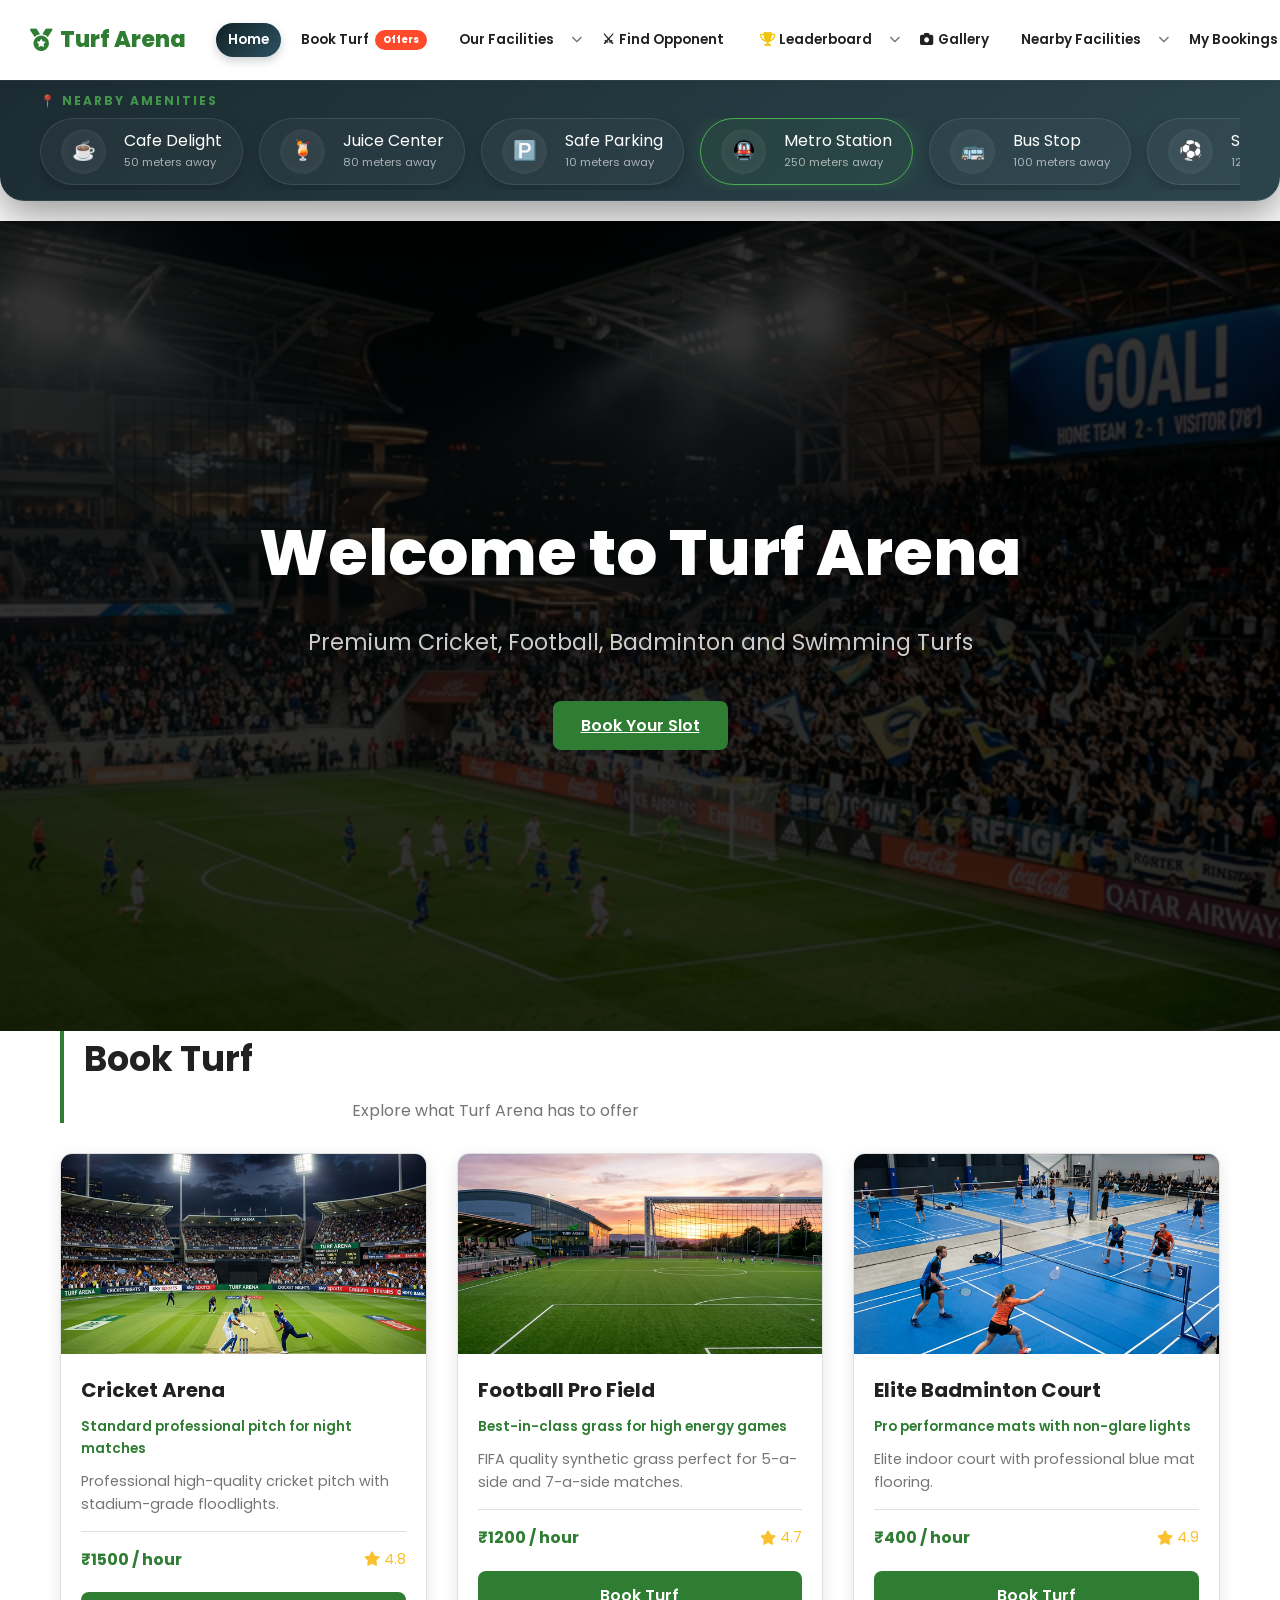
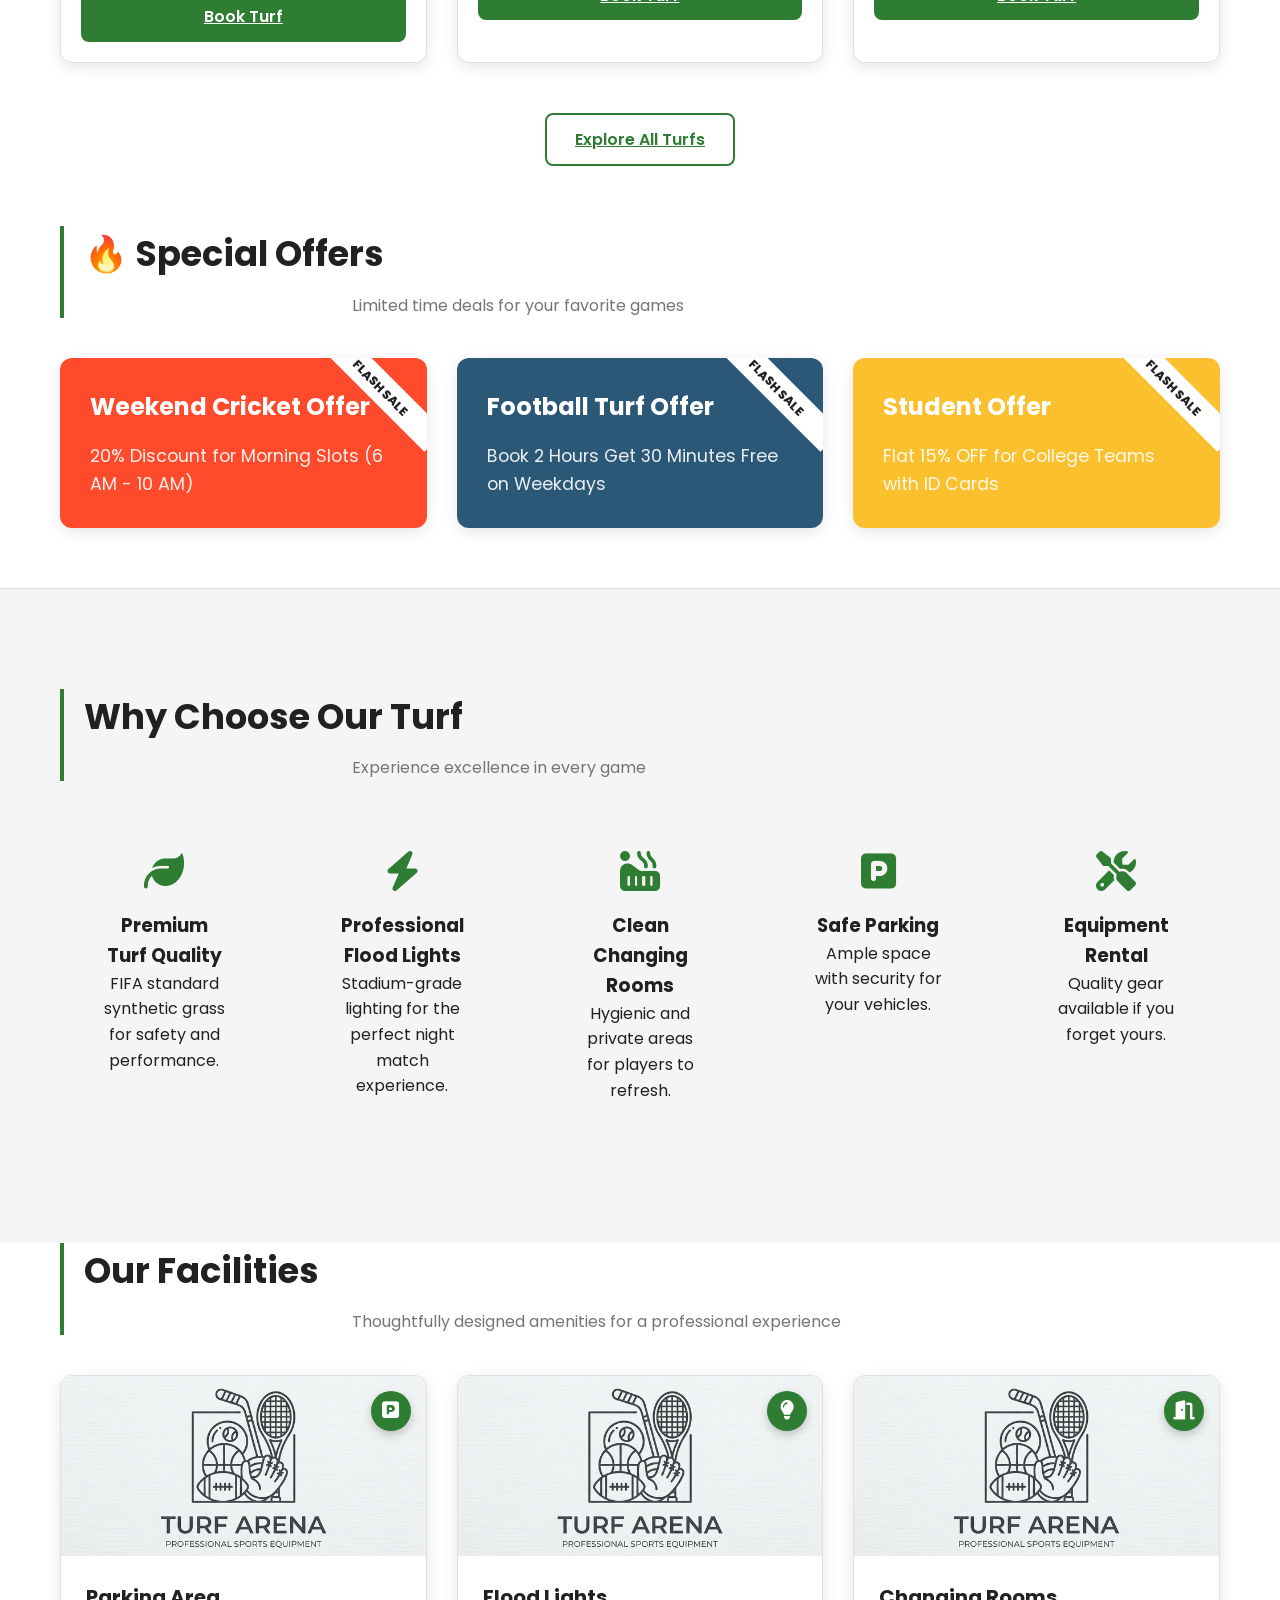
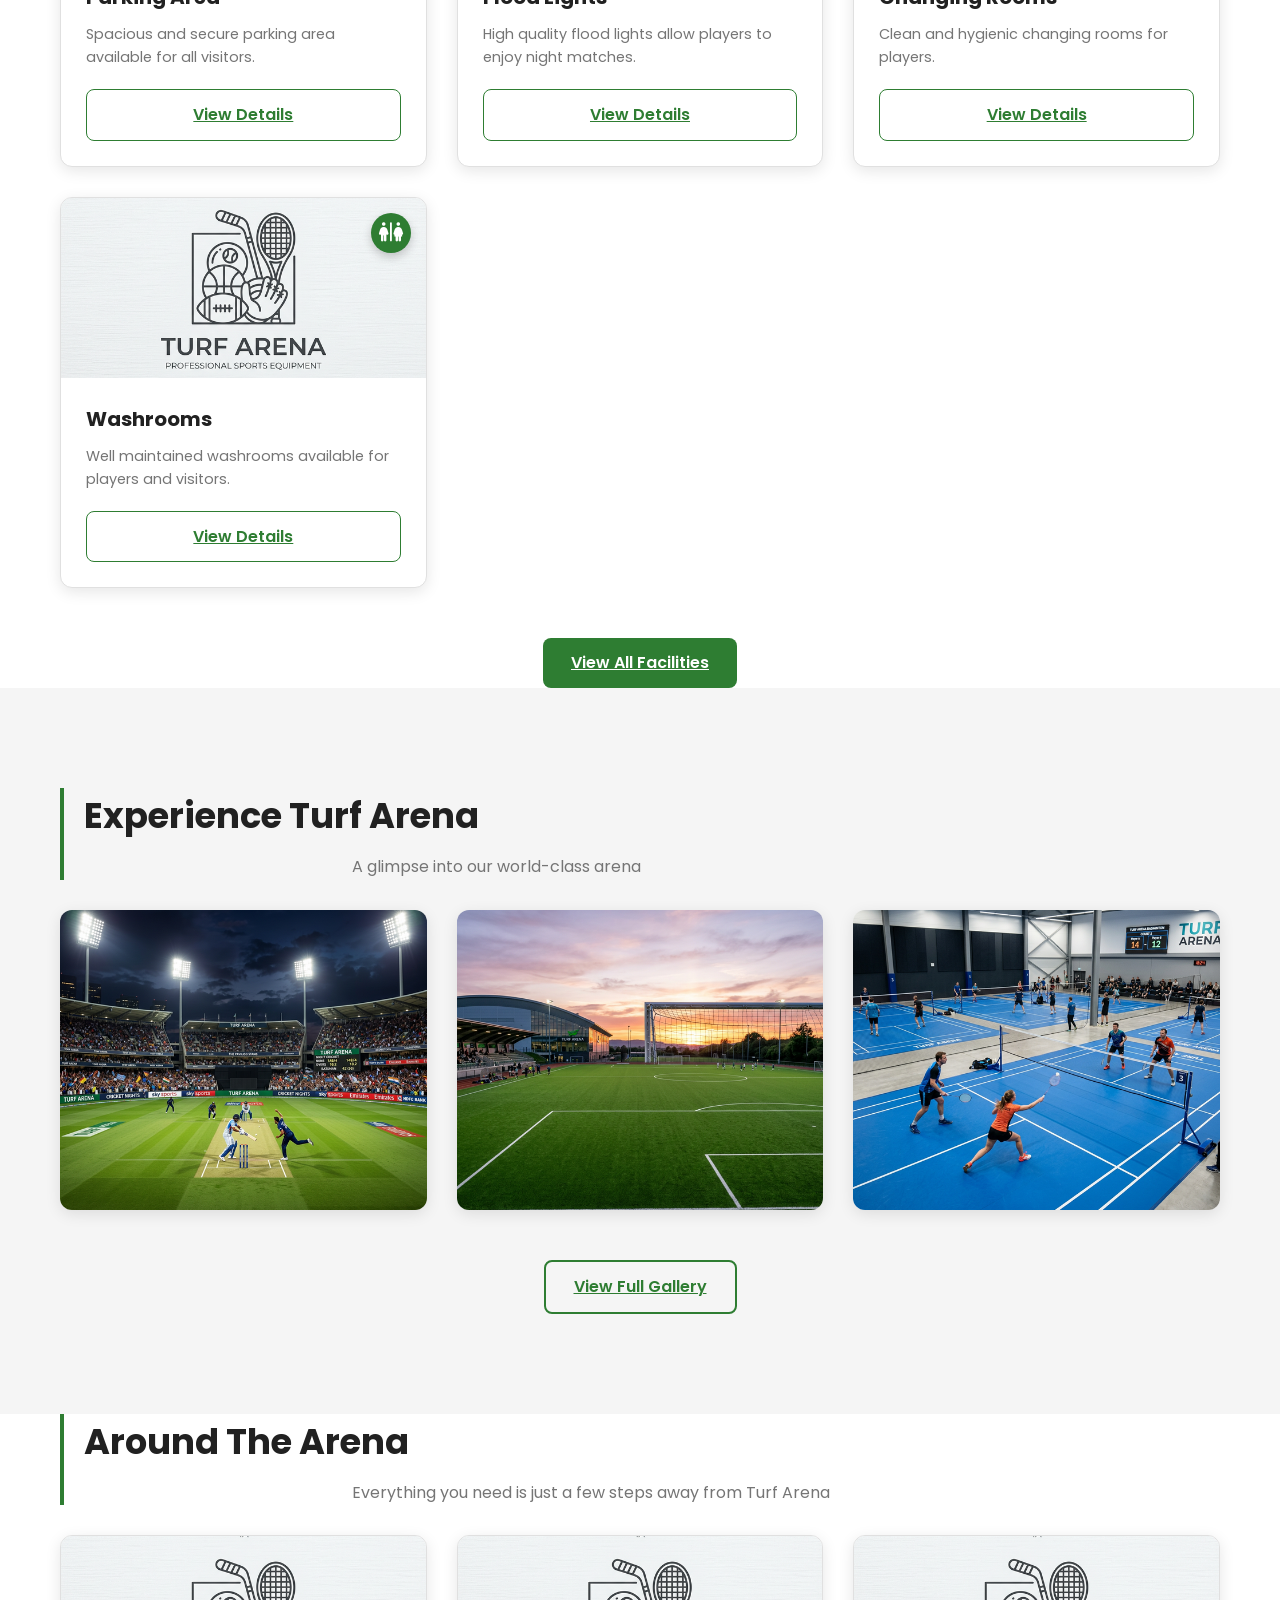
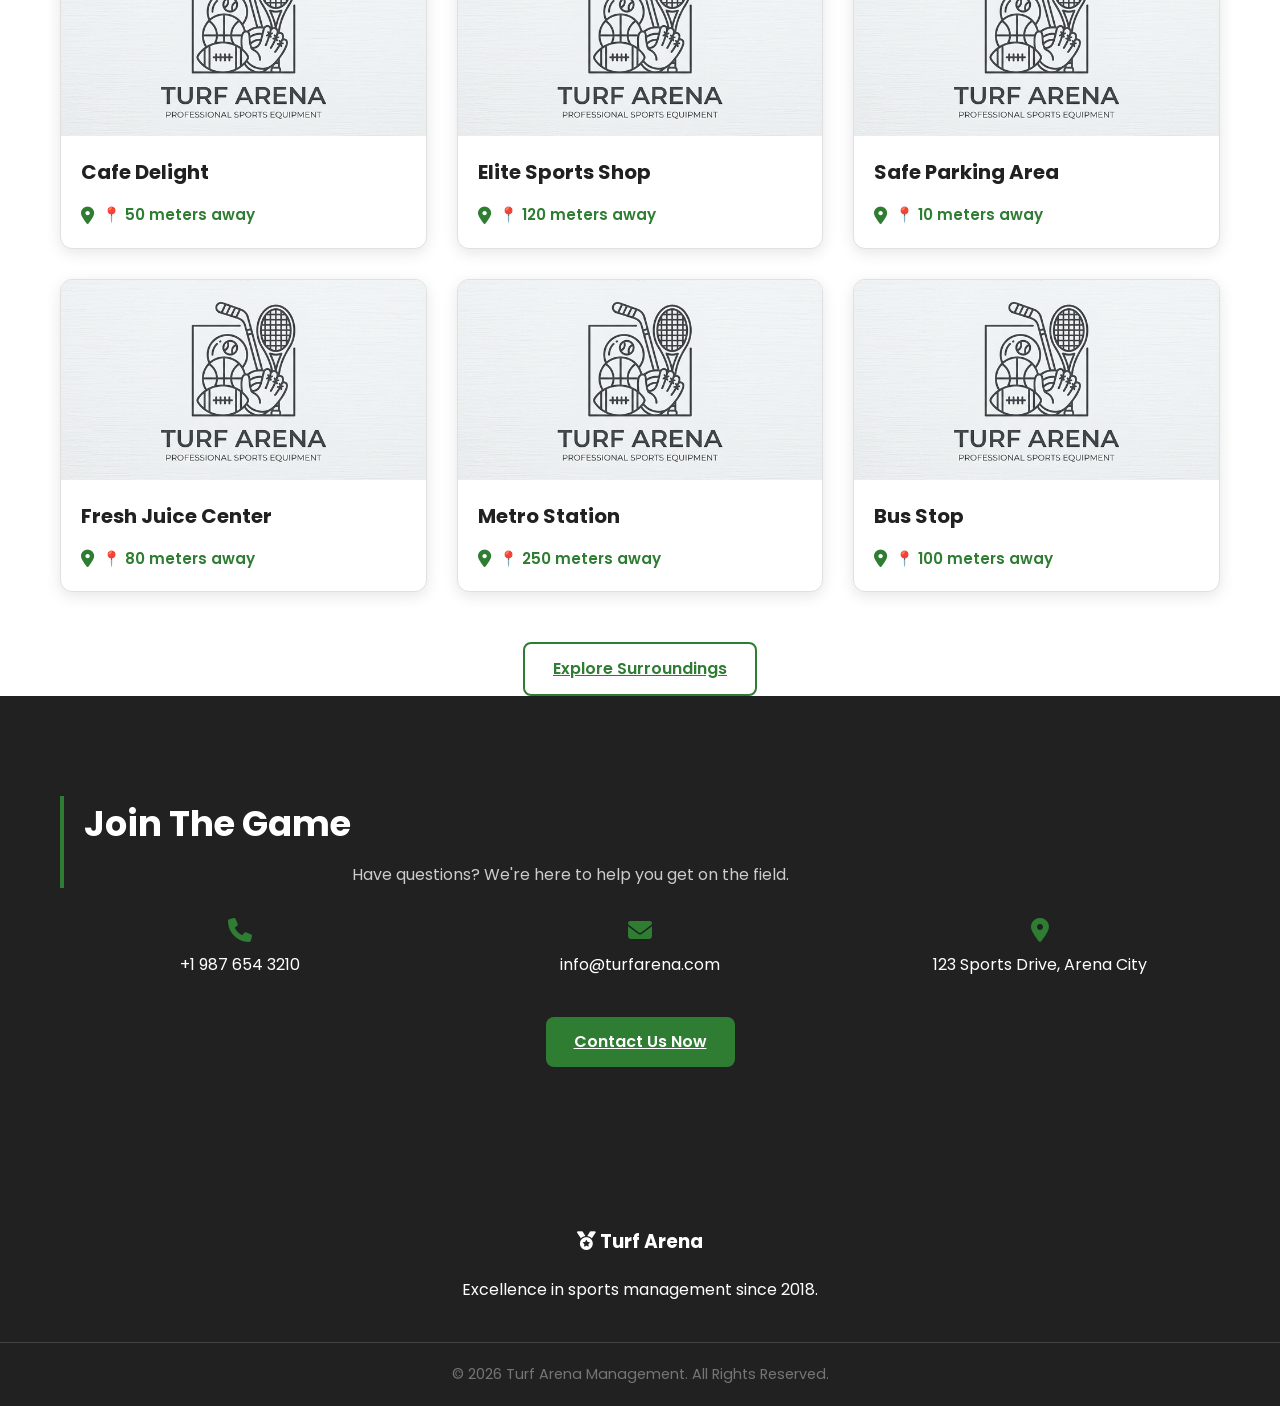
<file: index.html>
<!DOCTYPE html>
<html lang="en">

<head>
    <meta charset="UTF-8">
    <meta name="viewport" content="width=1200">
    <title>Turf Arena | Premium Sports Facilities</title>
    <link href="https://fonts.googleapis.com/css2?family=Poppins:wght@300;400;500;600;700;800&display=swap"
        rel="stylesheet">
    <link rel="stylesheet" href="https://cdnjs.cloudflare.com/ajax/libs/font-awesome/6.4.0/css/all.min.css">
    <link rel="stylesheet" href="main.css">
    <link rel="stylesheet" href="navbar.css">
    <link rel="stylesheet" href="cards.css">
    <link rel="stylesheet" href="modal.css">
    <link rel="stylesheet" href="page-header.css">
    <link rel="stylesheet" href="responsive.css">
    <!-- Blocking script to prevent login flicker -->
    <script>
        (function () {
            const isLoggedIn = sessionStorage.getItem('isLoggedIn') === 'true';
            document.documentElement.classList.add(isLoggedIn ? 'auth-logged-in' : 'auth-logged-out');
        })();
    </script>
    <style>
        .hero {
            height: 90vh;
            position: relative;
            overflow: hidden;
            display: flex;
            align-items: center;
            justify-content: center;
            text-align: center;
            color: white;
            background: #000;
        }

        .hero-slides {
            position: absolute;
            top: 0;
            left: 0;
            width: 100%;
            height: 100%;
            z-index: 1;
        }

        .hero-slide {
            position: absolute;
            top: 0;
            left: 0;
            width: 100%;
            height: 100%;
            background-size: cover;
            background-position: center;
            opacity: 0;
            transition: opacity 1.5s ease-in-out;
        }

        .hero-slide.active {
            opacity: 1;
        }

        .hero::before {
            content: '';
            position: absolute;
            top: 0;
            left: 0;
            width: 100%;
            height: 100%;
            background: rgba(0, 0, 0, 0.5);
            z-index: 2;
        }

        .hero .container {
            position: relative;
            z-index: 3;
        }

        .hero-title {
            font-size: 4rem;
            font-weight: 800;
            margin-bottom: 20px;
        }

        .hero-subtitle {
            font-size: 1.4rem;
            margin-bottom: 40px;
            color: #ccc;
        }

        .feature-grid {
            display: grid;
            grid-template-columns: repeat(auto-fit, minmax(200px, 1fr));
            gap: 30px;
        }

        .feature-item {
            text-align: center;
            padding: 40px;
            background: var(--light-gray);
            border-radius: var(--radius);
            transition: var(--transition);
        }

        .feature-item:hover {
            background: var(--primary);
            color: white;
            transform: translateY(-5px);
        }

        .feature-item i {
            font-size: 2.5rem;
            color: var(--primary);
            margin-bottom: 20px;
        }

        .feature-item:hover i {
            color: white;
        }

        .review-grid {
            display: grid;
            grid-template-columns: repeat(auto-fit, minmax(300px, 1fr));
            gap: 30px;
            margin-top: 40px;
        }

        .review-card {
            background: var(--light-gray);
            padding: 30px;
            border-radius: var(--radius);
        }

        .review-stars {
            color: #fbc02d;
            margin-bottom: 15px;
        }
    </style>
</head>

<body>

    <nav class="navbar">
        <div class="container nav-container">
            <a href="index.html" class="logo">
                <i class="fas fa-medal"></i> Turf Arena
            </a>
            <ul class="nav-menu">
                <li><a href="index.html" class="nav-link active">Home</a></li>
                <li><a href="our-turfs.html" class="nav-link">Book Turf <span class="nav-badge">Offers</span></a></li>
                <li class="nav-item-dropdown">
                    <div class="dropdown-trigger-group">
                        <a href="facilities.html" class="nav-link">Our Facilities</a>
                        <i class="fas fa-chevron-down dropdown-arrow"></i>
                    </div>
                    <ul class="dropdown-menu">
                        <li><a href="facilities.html#parking" class="dropdown-item">Parking Area</a></li>
                        <li><a href="facilities.html#lights" class="dropdown-item">Flood Lights</a></li>
                        <li><a href="facilities.html#rooms" class="dropdown-item">Changing Rooms</a></li>
                        <li><a href="facilities.html#washrooms" class="dropdown-item">Washrooms</a></li>
                        <li><a href="facilities.html#water" class="dropdown-item">Drinking Water</a></li>
                        <li><a href="facilities.html#rental" class="dropdown-item">Equipment Rental</a></li>
                        <li><a href="facilities.html#aid" class="dropdown-item">First Aid Support</a></li>
                    </ul>
                </li>
                <li>
                    <a href="find-opponent.html" class="nav-link nav-clash-link">
                        <span class="clash-icon-mini">⚔</span> Find Opponent
                        <div class="nav-clash-sparks">
                            <span></span><span></span><span></span>
                            <span></span><span></span><span></span>
                        </div>
                        <span id="headerNotifBadge" class="menu-notif-badge" style="display: none;">0</span>
                    </a>
                </li>
                <li class="nav-item-dropdown" id="leaderboardNavItem">
                    <div class="dropdown-trigger-group">
                        <a href="leaderboard.html" class="nav-link"><i class="fas fa-trophy"
                                style="color: #f1c40f;"></i> Leaderboard</a>
                        <i class="fas fa-chevron-down dropdown-arrow"></i>
                    </div>
                    <!-- Dropdown for Leaderboard -->
                    <div id="leaderboardDropdownMenu" class="dropdown-menu"
                        style="padding: 15px; width: 320px; max-height: 450px; overflow-y: auto; right: -50px; left: auto;">
                        <div
                            style="font-weight: 700; color: var(--accent); margin-bottom: 15px; text-align: center; border-bottom: 2px solid #eee; padding-bottom: 10px;">
                            <i class="fas fa-trophy" style="color: #f1c40f;"></i> Top Rankings
                        </div>
                        <div id="headerLeaderboardList" style="display: flex; flex-direction: column; gap: 10px;">
                            <!-- Leaderboard list will be injected here -->
                        </div>
                        <div style="text-align: center; margin-top: 15px;">
                            <a href="leaderboard.html" class="btn btn-primary"
                                style="padding: 5px 15px; font-size: 0.8rem; width: 100%;">View Full Leaderboard</a>
                        </div>
                    </div>
                </li>
                <li><a href="gallery.html" class="nav-link"><i class="fas fa-camera"></i> Gallery</a></li>
                <li class="nav-item-dropdown">
                    <div class="dropdown-trigger-group">
                        <a href="nearby-facilities.html" class="nav-link">Nearby Facilities</a>
                        <i class="fas fa-chevron-down dropdown-arrow"></i>
                    </div>
                    <ul class="dropdown-menu">
                        <li><a href="nearby-facilities.html#cafe" class="dropdown-item">Cafe</a></li>
                        <li><a href="nearby-facilities.html#shop" class="dropdown-item">Sports Shop</a></li>
                        <li><a href="nearby-facilities.html#parking" class="dropdown-item">Parking Area</a></li>
                        <li><a href="nearby-facilities.html#juice" class="dropdown-item">Juice Center</a></li>
                        <li><a href="nearby-facilities.html#metro" class="dropdown-item">Metro Station</a></li>
                        <li><a href="nearby-facilities.html#bus" class="dropdown-item">Bus Stop</a></li>
                    </ul>
                </li>
                <li><a href="my-bookings.html" class="nav-link">My Bookings</a></li>
                <li><a href="contact.html" class="nav-link">Contact</a></li>
                <li id="loginItem"><a href="#" class="btn btn-primary" id="loginLink">Demo Login</a></li>
                <li id="profileMenu" class="profile-menu" style="display: none;">
                    <div class="profile-icon"><i class="fas fa-user"></i>
                        <div class="profile-dropdown">
                            <div class="user-info-header">
                                <div class="user-avatar-small">JD</div>
                                <div class="user-name-label">John Doe</div>
                                <div class="user-email-label">john.doe@example.com</div>
                            </div>
                            <a href="profile.html"><i class="fas fa-id-card"></i> My Profile</a>
                            <a href="profile.html" onclick="sessionStorage.setItem('activeProfileTab', 'wallet')"><i
                                    class="fas fa-wallet"></i> My Wallet</a>
                            <a href="my-bookings.html"><i class="fas fa-calendar-check"></i> My Bookings</a>
                            <a href="profile.html"
                                onclick="sessionStorage.setItem('activeProfileTab', 'notifications')"><i
                                    class="fas fa-bell"></i> Notifications</a>
                            <a href="profile.html" onclick="sessionStorage.setItem('activeProfileTab', 'security')"><i
                                    class="fas fa-cog"></i> Account Settings</a>
                            <div style="border-top: 1px solid var(--border); margin-top: 5px;">
                                <a href="#" id="logoutBtn" class="logout-link"><i class="fas fa-sign-out-alt"></i>
                                    Logout</a>
                            </div>
                        </div>
                    </div>
                    <div class="universal-notif" id="universalBell" style="display: none;">
                        <i class="fas fa-bell"></i>
                        <div class="universal-badge" id="universalDot" style="display: block;">3</div>
                        <div class="notif-dropdown">
                            <div class="notif-header">Notifications (3 new)</div>
                            <div class="notif-list">
                                <div class="notif-item">
                                    <i class="fas fa-check-circle" style="color: #2ecc71;"></i>
                                    <div class="notif-content">
                                        <p>Booking Successful</p>
                                        <small>Your turf booking for Green Field Arena is confirmed for
                                            tomorrow.</small>
                                    </div>
                                </div>
                                <div class="notif-item">
                                    <i class="fas fa-key" style="color: #f1c40f;"></i>
                                    <div class="notif-content">
                                        <p>OTP Verification</p>
                                        <small>145892 is your Turf Arena verification code. Do not share it.</small>
                                    </div>
                                </div>
                                <div class="notif-item">
                                    <i class="fas fa-bolt" style="color: #e74c3c;"></i>
                                    <div class="notif-content">
                                        <p>Match Challenge!</p>
                                        <small>Thunder Strikers challenged you for a Cricket match on 15 March.</small>
                                    </div>
                                </div>
                            </div>
                            <div class="notif-footer"><a href="profile.html"
                                    onclick="sessionStorage.setItem('activeProfileTab', 'notifications')">View All
                                    Notifications</a></div>
                        </div>
                    </div>
                </li>
            </ul>
            <div class="menu-toggle"><i class="fas fa-bars"></i></div>
        </div>
    </nav>

    <!-- Global Page Header (Standardized) -->
    <div id="global-header" class="page-hero" style="display: none;">
        <div class="page-hero-content">
            <div class="page-hero-title-group">
                <h1 class="page-hero-title">
                    <i id="header-icon" class=""></i>
                    <span id="header-emoji" class="ph-icon" style="display: none;"></span>
                    <span id="header-title"></span>
                </h1>
                <p id="header-subtitle" class="page-hero-subtitle"></p>
            </div>
            <div id="header-filter-container" class="page-hero-filter hidden">
                <span id="header-filter-label"><i class="fas fa-filter"></i> Filter:</span>
                <select id="header-select" class="ph-select"></select>
            </div>
        </div>
    </div>

    <div id="main-content">


        <!-- Facility Strip -->
        <div class="facility-strip">
            <div class="facility-strip-container">
                <a class="facility-card" href="https://www.google.com/maps/search/Cafe+near+me" target="_blank"
                    rel="noopener">
                    <div class="facility-card-icon">☕</div>
                    <div class="facility-card-info">
                        <span class="facility-card-name">Cafe Delight</span>
                        <span class="facility-card-dist">50 meters away</span>
                    </div>
                </a>

                <a class="facility-card" href="https://www.google.com/maps/search/Juice+Center+near+me" target="_blank"
                    rel="noopener">
                    <div class="facility-card-icon">🍹</div>
                    <div class="facility-card-info">
                        <span class="facility-card-name">Juice Center</span>
                        <span class="facility-card-dist">80 meters away</span>
                    </div>
                </a>

                <a class="facility-card" href="https://www.google.com/maps/search/Parking+near+me" target="_blank"
                    rel="noopener">
                    <div class="facility-card-icon">🅿️</div>
                    <div class="facility-card-info">
                        <span class="facility-card-name">Safe Parking</span>
                        <span class="facility-card-dist">10 meters away</span>
                    </div>
                </a>

                <!-- Highlight the Metro Station as the closest/most important -->
                <a class="facility-card facility-card-closest"
                    href="https://www.google.com/maps/search/Metro+Station+near+me" target="_blank" rel="noopener">
                    <div class="facility-card-icon">🚇</div>
                    <div class="facility-card-info">
                        <span class="facility-card-name">Metro Station</span>
                        <span class="facility-card-dist">250 meters away</span>
                    </div>
                </a>

                <a class="facility-card" href="https://www.google.com/maps/search/Bus+Stop+near+me" target="_blank"
                    rel="noopener">
                    <div class="facility-card-icon">🚌</div>
                    <div class="facility-card-info">
                        <span class="facility-card-name">Bus Stop</span>
                        <span class="facility-card-dist">100 meters away</span>
                    </div>
                </a>

                <a class="facility-card" href="https://www.google.com/maps/search/Sports+Shop+near+me" target="_blank"
                    rel="noopener">
                    <div class="facility-card-icon">⚽</div>
                    <div class="facility-card-info">
                        <span class="facility-card-name">Sports Shop</span>
                        <span class="facility-card-dist">120 meters away</span>
                    </div>
                </a>

                <a class="facility-card" href="https://www.google.com/maps/search/ATM+near+me" target="_blank"
                    rel="noopener">
                    <div class="facility-card-icon">🏧</div>
                    <div class="facility-card-info">
                        <span class="facility-card-name">ATM Nearby</span>
                        <span class="facility-card-dist">90 meters away</span>
                    </div>
                </a>

                <a class="facility-card" href="nearby-facilities.html" rel="noopener">
                    <div class="facility-card-icon">📍</div>
                    <div class="facility-card-info">
                        <span class="facility-card-name">View All Nearby</span>
                        <span class="facility-card-dist">See full list →</span>
                    </div>
                </a>
            </div>
        </div>

        <!-- 1. HERO SECTION -->
        <header class="hero">
            <div class="hero-slides">
                <div class="hero-slide active"
                    style="background-image: linear-gradient(rgba(0,0,0,0.6), rgba(0,0,0,0.6)), url('https://images.unsplash.com/photo-1593341646782-e0b495cff86d?auto=format&fit=crop&q=80&w=1600')">
                </div>
                <div class="hero-slide"
                    style="background-image: linear-gradient(rgba(0,0,0,0.6), rgba(0,0,0,0.6)), url('https://images.unsplash.com/photo-1574629810360-7efbbe195018?auto=format&fit=crop&q=80&w=1600')">
                </div>
                <div class="hero-slide"
                    style="background-image: linear-gradient(rgba(0,0,0,0.6), rgba(0,0,0,0.6)), url('https://images.unsplash.com/photo-1626224583764-f87db24ac4ea?auto=format&fit=crop&q=80&w=1600')">
                </div>
                <div class="hero-slide"
                    style="background-image: linear-gradient(rgba(0,0,0,0.6), rgba(0,0,0,0.6)), url('https://images.unsplash.com/photo-1519315901367-f34ff9154487?auto=format&fit=crop&q=80&w=1600')">
                </div>
            </div>
            <div class="container">
                <h1 class="hero-title">Welcome to Turf Arena</h1>
                <p class="hero-subtitle">Premium Cricket, Football, Badminton and Swimming Turfs</p>
                <a href="our-turfs.html" class="btn btn-primary btn-lg">Book Your Slot</a>
            </div>
        </header>

        <!-- 2. BOOK TURF SECTION -->
        <section class="container" id="turfs">
            <div class="section-header">
                <h2 class="section-title">Book Turf</h2>
                <p>Explore what Turf Arena has to offer</p>
            </div>
            <div class="grid-layout" id="homeFacilities"></div>
            <div style="text-align: center; margin-top: 50px;">
                <a href="our-turfs.html" class="btn btn-outline"
                    style="border: 2px solid var(--primary); color: var(--primary);">Explore All Turfs</a>
            </div>
        </section>

        <!-- Special Offers Section -->
        <section class="offers-section" id="offers">
            <div class="container">
                <div class="section-header">
                    <h2 class="section-title">🔥 Special Offers</h2>
                    <p>Limited time deals for your favorite games</p>
                </div>
                <div class="offer-grid" id="offerGrid">
                    <!-- Dynamic Offers -->
                </div>
            </div>
        </section>

        <!-- 3. WHY CHOOSE OUR TURF SECTION -->
        <section style="background: var(--light-gray);">
            <div class="container">
                <div class="section-header">
                    <h2 class="section-title">Why Choose Our Turf</h2>
                    <p class="section-subtitle">Experience excellence in every game</p>
                </div>
                <div class="feature-grid">
                    <div class="feature-item">
                        <i class="fas fa-leaf"></i>
                        <h3>Premium Turf Quality</h3>
                        <p>FIFA standard synthetic grass for safety and performance.</p>
                    </div>
                    <div class="feature-item">
                        <i class="fas fa-bolt"></i>
                        <h3>Professional Flood Lights</h3>
                        <p>Stadium-grade lighting for the perfect night match experience.</p>
                    </div>
                    <div class="feature-item">
                        <i class="fas fa-hot-tub"></i>
                        <h3>Clean Changing Rooms</h3>
                        <p>Hygienic and private areas for players to refresh.</p>
                    </div>
                    <div class="feature-item">
                        <i class="fas fa-parking"></i>
                        <h3>Safe Parking</h3>
                        <p>Ample space with security for your vehicles.</p>
                    </div>
                    <div class="feature-item">
                        <i class="fas fa-tools"></i>
                        <h3>Equipment Rental</h3>
                        <p>Quality gear available if you forget yours.</p>
                    </div>
                </div>
            </div>
        </section>

        <!-- 4. OUR FACILITIES PREVIEW (Amenities) -->
        <section class="container" id="amenitiesSection">
            <div class="section-header">
                <h2 class="section-title">Our Facilities</h2>
                <p>Thoughtfully designed amenities for a professional experience</p>
            </div>
            <div class="amenity-grid" id="amenityGrid">
                <!-- Dynamic Amenities -->
            </div>
            <div style="text-align: center; margin-top: 50px;">
                <a href="facilities.html" class="btn btn-primary">View All Facilities</a>
            </div>
        </section>

        <!-- 5. GALLERY PREVIEW -->
        <section style="background: var(--light-gray);">
            <div class="container">
                <div class="section-header">
                    <h2 class="section-title">Experience Turf Arena</h2>
                    <p>A glimpse into our world-class arena</p>
                </div>
                <div class="grid-layout" style="grid-template-columns: repeat(auto-fill, minmax(350px, 1fr));">
                    <img src="cricket.jpg"
                        style="width:100%; height:300px; object-fit:cover; border-radius:12px; box-shadow:var(--shadow);"
                        alt="Cricket">
                    <img src="football.jpg"
                        style="width:100%; height:300px; object-fit:cover; border-radius:12px; box-shadow:var(--shadow);"
                        alt="Football">
                    <img src="badminton.jpg"
                        style="width:100%; height:300px; object-fit:cover; border-radius:12px; box-shadow:var(--shadow);"
                        alt="Badminton">
                </div>
                <div style="text-align: center; margin-top: 50px;">
                    <a href="gallery.html" class="btn btn-outline"
                        style="border: 2px solid var(--primary); color: var(--primary);">View Full Gallery</a>
                </div>
            </div>
        </section>

        <section class="container" id="nearbyHome">
            <div class="section-header">
                <h2 class="section-title">Around The Arena</h2>
                <p>Everything you need is just a few steps away from Turf Arena</p>
            </div>
            <div class="grid-layout" id="nearbyHomeGrid">
                <!-- Dynamic Nearby Content -->
            </div>
            <div style="text-align: center; margin-top: 50px;">
                <a href="nearby-facilities.html" class="btn btn-outline"
                    style="border: 2px solid var(--primary); color: var(--primary);">Explore Surroundings</a>
            </div>
        </section>


        <!-- 7. CONTACT SECTION -->
        <section style="background: var(--accent); color: white;">
            <div class="container">
                <div class="section-header">
                    <h2 class="section-title" style="color: white;">Join The Game</h2>
                    <p style="color: #ccc;">Have questions? We're here to help you get on the field.</p>
                </div>
                <div
                    style="display: grid; grid-template-columns: repeat(auto-fit, minmax(280px, 1fr)); gap: 40px; text-align: center;">
                    <div>
                        <i class="fas fa-phone"
                            style="font-size: 1.5rem; color: var(--primary); margin-bottom: 10px;"></i>
                        <p>+1 987 654 3210</p>
                    </div>
                    <div>
                        <i class="fas fa-envelope"
                            style="font-size: 1.5rem; color: var(--primary); margin-bottom: 10px;"></i>
                        <p>info@turfarena.com</p>
                    </div>
                    <div>
                        <i class="fas fa-location-dot"
                            style="font-size: 1.5rem; color: var(--primary); margin-bottom: 10px;"></i>
                        <p>123 Sports Drive, Arena City</p>
                    </div>
                </div>
                <div style="text-align: center; margin-top: 40px;">
                    <a href="contact.html" class="btn btn-primary">Contact Us Now</a>
                </div>
            </div>
        </section>

    </div>

    <footer class="footer">

        <div class="container footer-grid">
            <div class="footer-col" style="text-align: center;">
                <h3 style="color: white;"><i class="fas fa-medal"></i> Turf Arena</h3>
                <p>Excellence in sports management since 2018.</p>
            </div>
        </div>
        <div class="footer-bottom">
            <p>&copy; 2026 Turf Arena Management. All Rights Reserved.</p>
        </div>
    </footer>

    <!-- Facility Detail Modal -->
    <div id="facilityModal" class="modal"
        style="display: none; position: fixed; z-index: 4000; left: 0; top: 0; width: 100%; height: 100%; background: rgba(0,0,0,0.8); align-items: center; justify-content: center;">
        <div class="modal-content"
            style="background: white; padding: 40px; border-radius: 20px; max-width: 800px; width: 90%; position: relative;">
            <span id="closeFacilityModal"
                style="position: absolute; right: 20px; top: 20px; font-size: 2rem; cursor: pointer;">&times;</span>
            <div id="facilityModalBody">
                <!-- Dynamic Modal Content -->
            </div>
        </div>
    </div>

    <script src="dummy-data.js"></script>
    <script src="navbar.js"></script>
    <script src="login.js"></script>
    <script src="ui.js"></script>
    <script src="facility.js"></script>
</body>


</html>
</file>
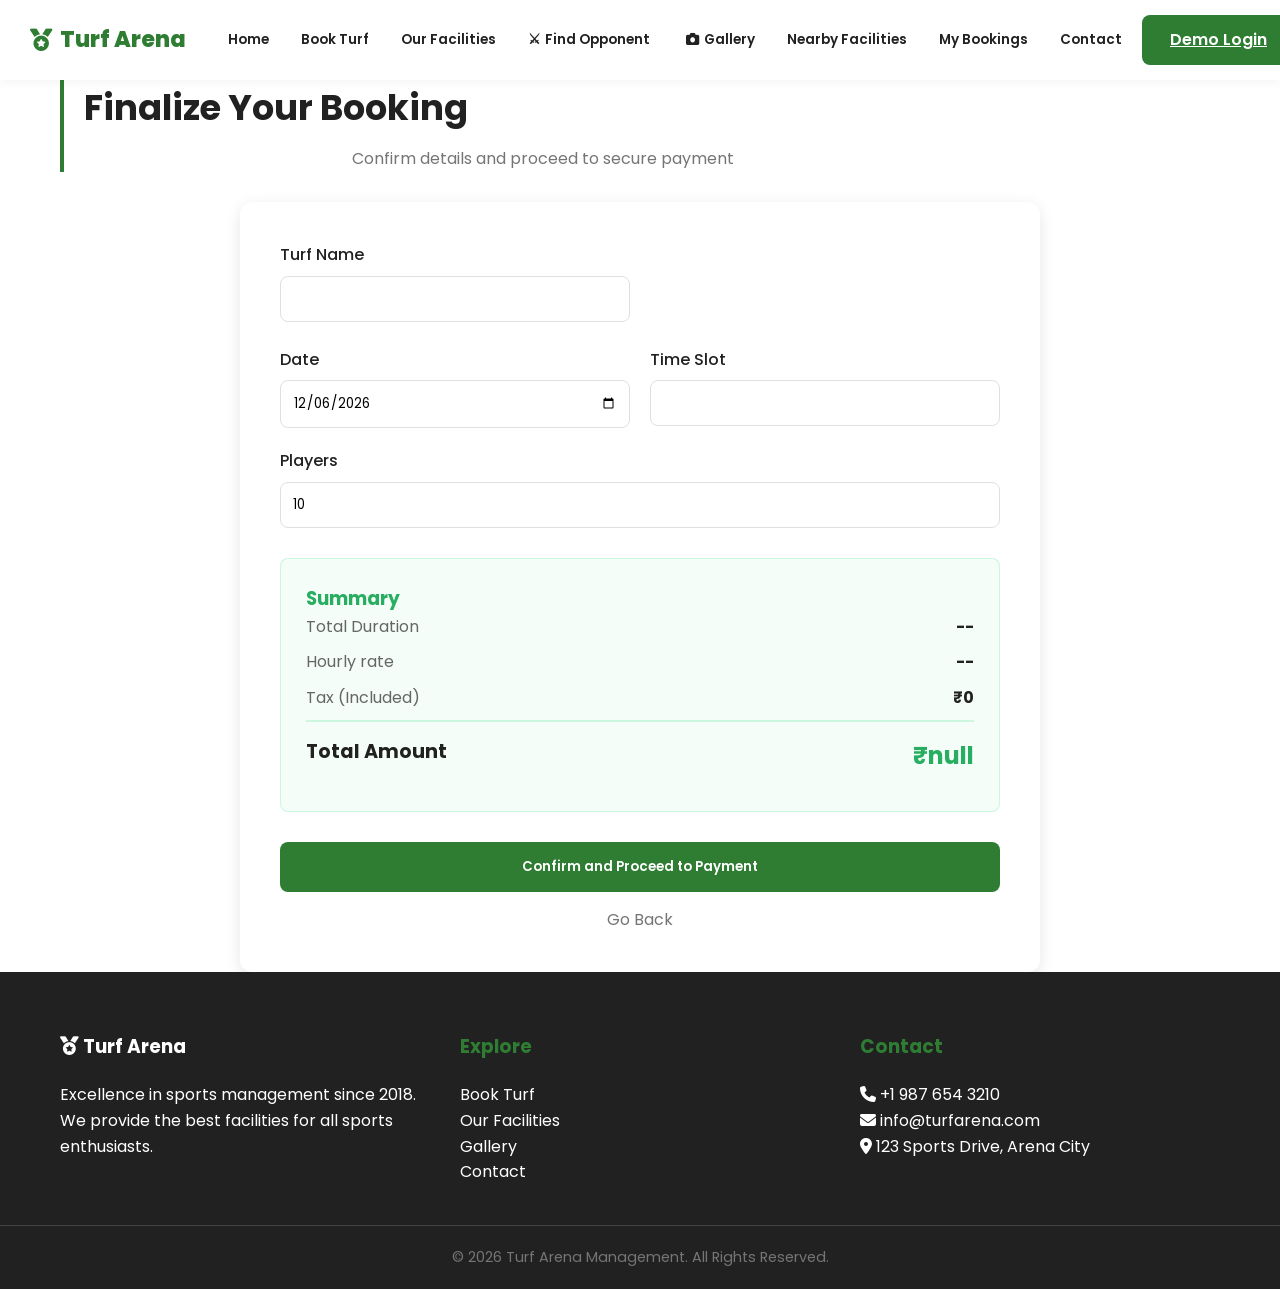
<file: booking.html>
<!DOCTYPE html>
<html lang="en">

<head>
    <meta charset="UTF-8">
    <meta name="viewport" content="width=1200">
    <title>Booking Summary | Turf Arena</title>
    <link href="https://fonts.googleapis.com/css2?family=Poppins:wght@300;400;500;600;700;800&display=swap"
        rel="stylesheet">
    <link rel="stylesheet" href="https://cdnjs.cloudflare.com/ajax/libs/font-awesome/6.4.0/css/all.min.css">
    <link rel="stylesheet" href="main.css">
    <link rel="stylesheet" href="navbar.css">
    <link rel="stylesheet" href="booking.css">
    <link rel="stylesheet" href="responsive.css">
    <!-- Blocking script to prevent login flicker -->
    <script>
        (function () {
            const isLoggedIn = sessionStorage.getItem('isLoggedIn') === 'true';
            document.documentElement.classList.add(isLoggedIn ? 'auth-logged-in' : 'auth-logged-out');
        })();
    </script>
</head>

<body>

    <nav class="navbar">
        <div class="container nav-container">
            <a href="index.html" class="logo">
                <i class="fas fa-medal"></i> Turf Arena
            </a>
            <ul class="nav-menu">
                <li><a href="index.html" class="nav-link">Home</a></li>
                <li><a href="our-turfs.html" class="nav-link">Book Turf</a></li>
                <li><a href="facilities.html" class="nav-link">Our Facilities</a></li>
                <li>
                    <a href="find-opponent.html" class="nav-link nav-clash-link">
                        <span class="clash-icon-mini">⚔</span> Find Opponent
                        <div class="nav-clash-sparks">
                            <span></span><span></span><span></span>
                            <span></span><span></span><span></span>
                        </div>
                        <span id="headerNotifBadge" class="menu-notif-badge" style="display: none;">0</span>
                    </a>
                </li>
                <li><a href="gallery.html" class="nav-link"><i class="fas fa-camera"></i> Gallery</a></li>
                <li><a href="nearby-facilities.html" class="nav-link">Nearby Facilities</a></li>
                <li><a href="my-bookings.html" class="nav-link">My Bookings</a></li>
                <li><a href="contact.html" class="nav-link">Contact</a></li>
                <li id="loginItem"><a href="#" class="btn btn-primary" id="loginLink">Demo Login</a></li>
                <li id="profileMenu" class="profile-menu" style="display: none;">
                    <div class="profile-icon"><i class="fas fa-user"></i>
                        <div class="profile-dropdown">
                            <div class="user-info-header">
                                <div class="user-avatar-small">JD</div>
                                <div class="user-name-label">John Doe</div>
                                <div class="user-email-label">john.doe@example.com</div>
                            </div>
                            <a href="profile.html"><i class="fas fa-id-card"></i> My Profile</a>
                            <a href="profile.html" onclick="sessionStorage.setItem('activeProfileTab', 'wallet')"><i
                                    class="fas fa-wallet"></i> My Wallet</a>
                            <a href="my-bookings.html"><i class="fas fa-calendar-check"></i> My Bookings</a>
                            <a href="profile.html"
                                onclick="sessionStorage.setItem('activeProfileTab', 'notifications')"><i
                                    class="fas fa-bell"></i> Notifications</a>
                            <a href="profile.html" onclick="sessionStorage.setItem('activeProfileTab', 'security')"><i
                                    class="fas fa-cog"></i> Account Settings</a>
                            <div style="border-top: 1px solid var(--border); margin-top: 5px;">
                                <a href="#" id="logoutBtn" class="logout-link"><i class="fas fa-sign-out-alt"></i>
                                    Logout</a>
                            </div>
                        </div>
                    </div>
                    <div class="universal-notif" id="universalBell" style="display: none;">
                        <i class="fas fa-bell"></i>
                        <div class="universal-badge" id="universalDot" style="display: none;"></div>
                    </div>
                </li>
            </ul>
            <div class="menu-toggle"><i class="fas fa-bars"></i></div>
        </div>
    </nav>

    <section class="container">
        <div class="section-header">
            <h1 class="section-title">Finalize Your Booking</h1>
            <p class="section-subtitle">Confirm details and proceed to secure payment</p>
        </div>

        <div class="booking-container">
            <form id="bookingForm">
                <div
                    style="display: grid; grid-template-columns: 1fr 1fr; gap: 20px; align-items: end; margin-bottom: 25px;">
                    <div class="form-group" style="margin-bottom: 0;">
                        <label>Turf Name</label>
                        <input type="text" id="facName" class="form-control" readonly>
                    </div>
                    <div class="form-group" id="teamNameSection"
                        style="display: none; background: #f0f7f1; padding: 12px; border-radius: 8px; border: 1px dashed #2ed573; margin-bottom: 0;">
                        <label style="color: #27ae60; font-weight: 700; margin-bottom: 5px; display: block;"><i
                                class="fas fa-users"></i> Your Team Name</label>
                        <input type="text" id="teamNameInput" class="form-control" placeholder="Enter team name"
                            style="height: 38px;">
                    </div>
                </div>
                <div style="display: grid; grid-template-columns: 1fr 1fr; gap: 20px;">
                    <div class="form-group">
                        <label>Date</label>
                        <input type="date" id="bookingDate" class="form-control">
                    </div>
                    <div class="form-group">
                        <label>Time Slot</label>
                        <input type="text" id="facTime" class="form-control" readonly>
                    </div>
                </div>
                <div class="form-group">
                    <label>Players</label>
                    <input type="number" class="form-control" placeholder="No. of players" value="10">
                </div>

                <div class="booking-summary"
                    style="background: rgba(46, 213, 115, 0.05); border: 1px solid rgba(46, 213, 115, 0.2);">
                    <h3 style="color: #27ae60; border-bottom-color: rgba(46, 213, 115, 0.1);">Summary</h3>
                    <div class="summary-row"><span style="color: #666;">Total Duration</span><span id="facDuration"
                            style="font-weight: 700;">--</span></div>
                    <div class="summary-row"><span style="color: #666;">Hourly rate</span><span id="facRate"
                            style="font-weight: 700;">--</span></div>
                    <div class="summary-row"><span style="color: #666;">Tax (Included)</span><span
                            style="font-weight: 700;">₹0</span></div>
                    <div class="summary-row summary-total" style="border-top-color: rgba(46, 213, 115, 0.2);"><span
                            style="color: var(--accent);">Total Amount</span><span id="totalPrice"
                            style="color: #27ae60; font-size: 1.5rem;">--</span>
                    </div>
                </div>

                <div style="margin-top: 30px;">
                    <button type="submit" class="btn btn-primary" style="width: 100%; padding: 15px;">Confirm and
                        Proceed to Payment</button>
                    <a href="#" id="goBackBtn"
                        style="display: block; text-align: center; margin-top: 15px; color: var(--gray); text-decoration: none;">Go
                        Back</a>
                </div>


            </form>
        </div>
    </section>

    <footer class="footer">
        <div class="container footer-grid">
            <div class="footer-col">
                <h3 style="color: white;"><i class="fas fa-medal"></i> Turf Arena</h3>
                <p>Excellence in sports management since 2018. We provide the best facilities for all sports
                    enthusiasts.</p>
            </div>
            <div class="footer-col">
                <h3>Explore</h3>
                <ul style="list-style: none;">
                    <li><a href="our-turfs.html" style="color: white; text-decoration: none;">Book Turf</a></li>
                    <li><a href="facilities.html" style="color: white; text-decoration: none;">Our Facilities</a></li>
                    <li><a href="gallery.html" style="color: white; text-decoration: none;">Gallery</a></li>
                    <li><a href="contact.html" style="color: white; text-decoration: none;">Contact</a></li>
                </ul>
            </div>
            <div class="footer-col">
                <h3>Contact</h3>
                <p><i class="fas fa-phone"></i> +1 987 654 3210</p>
                <p><i class="fas fa-envelope"></i> info@turfarena.com</p>
                <p><i class="fas fa-location-dot"></i> 123 Sports Drive, Arena City</p>
            </div>
        </div>
        <div class="footer-bottom">
            <p>&copy; 2026 Turf Arena Management. All Rights Reserved.</p>
        </div>
    </footer>

    <script src="dummy-data.js"></script>
    <script src="navbar.js"></script>
    <script src="login.js"></script>
    <script src="ui.js"></script>
    <script src="booking.js"></script>
</body>

</html>
</file>
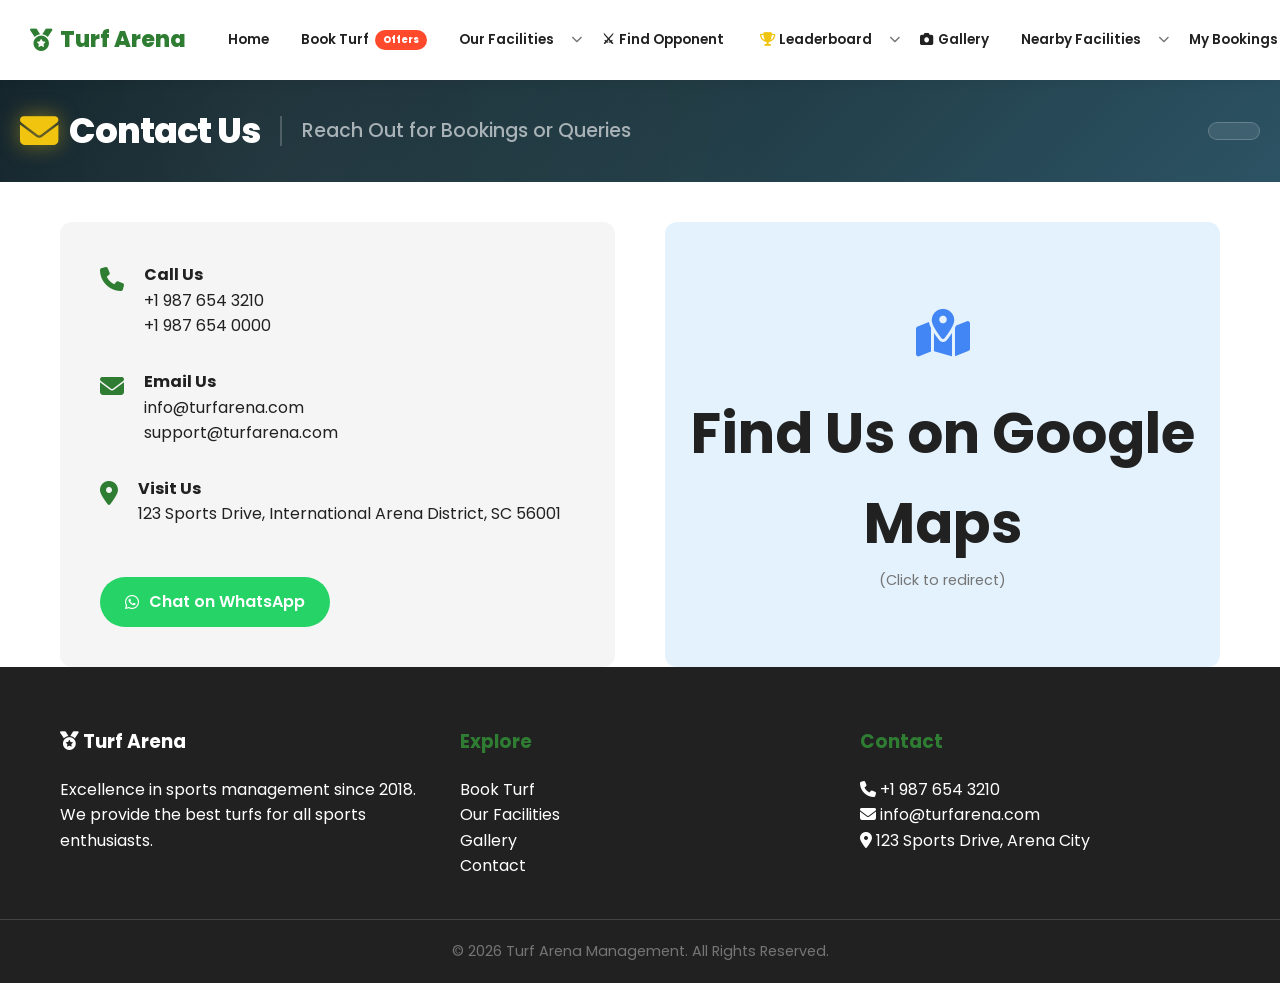
<file: contact.html>
<!DOCTYPE html>
<html lang="en">

<head>
    <meta charset="UTF-8">
    <meta name="viewport" content="width=1200">
    <title>Contact Us | Turf Arena</title>
    <link href="https://fonts.googleapis.com/css2?family=Poppins:wght@300;400;500;600;700;800&display=swap"
        rel="stylesheet">
    <link rel="stylesheet" href="https://cdnjs.cloudflare.com/ajax/libs/font-awesome/6.4.0/css/all.min.css">
    <link rel="stylesheet" href="main.css">
    <link rel="stylesheet" href="navbar.css">
    <link rel="stylesheet" href="responsive.css">
    <link rel="stylesheet" href="page-header.css">
    <style>
        .contact-grid {
            display: grid;
            grid-template-columns: 1fr 1fr;
            gap: 50px;
        }

        .contact-info {
            padding: 40px;
            background: var(--light-gray);
            border-radius: var(--radius);
        }

        .contact-item {
            display: flex;
            align-items: flex-start;
            gap: 20px;
            margin-bottom: 30px;
        }

        .contact-item i {
            font-size: 1.5rem;
            color: var(--primary);
            margin-top: 5px;
        }

        .whatsapp-btn {
            background: #25d366;
            color: white;
            display: inline-flex;
            align-items: center;
            gap: 10px;
            padding: 12px 25px;
            border-radius: 30px;
            text-decoration: none;
            font-weight: 600;
            margin-top: 20px;
        }

        .map-icon {
            cursor: pointer;
            color: #4285f4;
            font-size: 3rem;
            text-align: center;
        }

        @media (max-width: 992px) {
            .contact-grid {
                grid-template-columns: 1fr;
            }
        }
    </style>
    <!-- Blocking script to prevent login flicker -->
    <script>
        (function () {
            const isLoggedIn = sessionStorage.getItem('isLoggedIn') === 'true';
            document.documentElement.classList.add(isLoggedIn ? 'auth-logged-in' : 'auth-logged-out');
        })();
    </script>
</head>

<body>

    <nav class="navbar">
        <div class="container nav-container">
            <a href="index.html" class="logo">
                <i class="fas fa-medal"></i> Turf Arena
            </a>
            <ul class="nav-menu">
                <li><a href="index.html" class="nav-link">Home</a></li>
                <li><a href="our-turfs.html" class="nav-link">Book Turf <span class="nav-badge">Offers</span></a></li>
                <li class="nav-item-dropdown">
                    <div class="dropdown-trigger-group">
                        <a href="facilities.html" class="nav-link">Our Facilities</a>
                        <i class="fas fa-chevron-down dropdown-arrow"></i>
                    </div>
                    <ul class="dropdown-menu">
                        <li><a href="facilities.html#parking" class="dropdown-item">Parking Area</a></li>
                        <li><a href="facilities.html#lights" class="dropdown-item">Flood Lights</a></li>
                        <li><a href="facilities.html#rooms" class="dropdown-item">Changing Rooms</a></li>
                        <li><a href="facilities.html#washrooms" class="dropdown-item">Washrooms</a></li>
                        <li><a href="facilities.html#water" class="dropdown-item">Drinking Water</a></li>
                        <li><a href="facilities.html#rental" class="dropdown-item">Equipment Rental</a></li>
                        <li><a href="facilities.html#aid" class="dropdown-item">First Aid Support</a></li>
                    </ul>
                </li>
                <li>
                    <a href="find-opponent.html" class="nav-link nav-clash-link">
                        <span class="clash-icon-mini">⚔</span> Find Opponent
                        <div class="nav-clash-sparks">
                            <span></span><span></span><span></span>
                            <span></span><span></span><span></span>
                        </div>
                        <span id="headerNotifBadge" class="menu-notif-badge" style="display: none;">0</span>
                    </a>
                </li>
                <li class="nav-item-dropdown" id="leaderboardNavItem">
                    <div class="dropdown-trigger-group">
                        <a href="leaderboard.html" class="nav-link"><i class="fas fa-trophy"
                                style="color: #f1c40f;"></i> Leaderboard</a>
                        <i class="fas fa-chevron-down dropdown-arrow"></i>
                    </div>
                    <div id="leaderboardDropdownMenu" class="dropdown-menu"
                        style="padding: 15px; width: 320px; max-height: 450px; overflow-y: auto; right: -50px; left: auto;">
                        <div
                            style="font-weight: 700; color: var(--accent); margin-bottom: 15px; text-align: center; border-bottom: 2px solid #eee; padding-bottom: 10px;">
                            <i class="fas fa-trophy" style="color: #f1c40f;"></i> Top Rankings
                        </div>
                        <div id="headerLeaderboardList" style="display: flex; flex-direction: column; gap: 10px;"></div>
                        <div style="text-align: center; margin-top: 15px;">
                            <a href="leaderboard.html" class="btn btn-primary"
                                style="padding: 5px 15px; font-size: 0.8rem; width: 100%;">View Full Leaderboard</a>
                        </div>
                    </div>
                </li>
                <li><a href="gallery.html" class="nav-link"><i class="fas fa-camera"></i> Gallery</a></li>
                <li class="nav-item-dropdown">
                    <div class="dropdown-trigger-group">
                        <a href="nearby-facilities.html" class="nav-link">Nearby Facilities</a>
                        <i class="fas fa-chevron-down dropdown-arrow"></i>
                    </div>
                    <ul class="dropdown-menu">
                        <li><a href="nearby-facilities.html#cafe" class="dropdown-item">Cafe</a></li>
                        <li><a href="nearby-facilities.html#shop" class="dropdown-item">Sports Shop</a></li>
                        <li><a href="nearby-facilities.html#parking" class="dropdown-item">Parking Area</a></li>
                        <li><a href="nearby-facilities.html#juice" class="dropdown-item">Juice Center</a></li>
                        <li><a href="nearby-facilities.html#metro" class="dropdown-item">Metro Station</a></li>
                        <li><a href="nearby-facilities.html#bus" class="dropdown-item">Bus Stop</a></li>
                    </ul>
                </li>
                <li><a href="my-bookings.html" class="nav-link">My Bookings</a></li>
                <li><a href="contact.html" class="nav-link active">Contact</a></li>
                <li id="loginItem"><a href="#" class="btn btn-primary" id="loginLink">Demo Login</a></li>
                <li id="profileMenu" class="profile-menu" style="display: none;">
                    <div class="profile-icon"><i class="fas fa-user"></i>
                        <div class="profile-dropdown">
                            <div class="user-info-header">
                                <div class="user-avatar-small">JD</div>
                                <div class="user-name-label">John Doe</div>
                                <div class="user-email-label">john.doe@example.com</div>
                            </div>
                            <a href="profile.html"><i class="fas fa-id-card"></i> My Profile</a>
                            <a href="profile.html" onclick="sessionStorage.setItem('activeProfileTab', 'wallet')"><i
                                    class="fas fa-wallet"></i> My Wallet</a>
                            <a href="my-bookings.html"><i class="fas fa-calendar-check"></i> My Bookings</a>
                            <a href="profile.html"
                                onclick="sessionStorage.setItem('activeProfileTab', 'notifications')"><i
                                    class="fas fa-bell"></i> Notifications</a>
                            <a href="profile.html" onclick="sessionStorage.setItem('activeProfileTab', 'security')"><i
                                    class="fas fa-cog"></i> Account Settings</a>
                            <div style="border-top: 1px solid var(--border); margin-top: 5px;">
                                <a href="#" id="logoutBtn" class="logout-link"><i class="fas fa-sign-out-alt"></i>
                                    Logout</a>
                            </div>
                        </div>
                    </div>
                    <div class="universal-notif" id="universalBell" style="display: none;">
                        <i class="fas fa-bell"></i>
                        <div class="universal-badge" id="universalDot" style="display: none;"></div>
                    </div>
                </li>
            </ul>
            <div class="menu-toggle"><i class="fas fa-bars"></i></div>
        </div>
    </nav>

    <!-- Page Header -->
    <div class="page-hero">
        <div class="page-hero-content">
            <div class="page-hero-title-group">
                <h1 class="page-hero-title"><i class="fas fa-envelope"></i> Contact Us</h1>
                <p class="page-hero-subtitle">Reach Out for Bookings or Queries</p>
            </div>
            <div class="page-hero-filter hidden"></div>
        </div>
    </div>

    <section class="container" style="padding-top: 40px;">

        <div class="contact-grid">
            <div class="contact-info">
                <div class="contact-item">
                    <i class="fas fa-phone"></i>
                    <div><strong>Call Us</strong>
                        <p>+1 987 654 3210</p>
                        <p>+1 987 654 0000</p>
                    </div>
                </div>
                <div class="contact-item">
                    <i class="fas fa-envelope"></i>
                    <div><strong>Email Us</strong>
                        <p>info@turfarena.com</p>
                        <p>support@turfarena.com</p>
                    </div>
                </div>
                <div class="contact-item">
                    <i class="fas fa-location-dot"></i>
                    <div><strong>Visit Us</strong>
                        <p>123 Sports Drive, International Arena District, SC 56001</p>
                    </div>
                </div>

                <a href="https://wa.me/19876543210" target="_blank" class="whatsapp-btn">
                    <i class="fab fa-whatsapp"></i> Chat on WhatsApp
                </a>
            </div>

            <div
                style="text-align: center; display: flex; flex-direction: column; align-items: center; justify-content: center; background: #e3f2fd; border-radius: var(--radius);">
                <div class="map-icon" onclick="window.open('https://maps.google.com?q=Turf+Arena', '_blank')">
                    <i class="fas fa-map-location-dot"></i>
                    <h3 style="margin-top: 15px; color: var(--accent);">Find Us on Google Maps</h3>
                    <p style="color: var(--gray); font-size: 0.9rem;">(Click to redirect)</p>
                </div>
            </div>
        </div>
    </section>

    <footer class="footer">
        <div class="container footer-grid">
            <div class="footer-col">
                <h3 style="color: white;"><i class="fas fa-medal"></i> Turf Arena</h3>
                <p>Excellence in sports management since 2018. We provide the best turfs for all sports
                    enthusiasts.</p>
            </div>
            <div class="footer-col">
                <h3>Explore</h3>
                <ul style="list-style: none;">
                    <li><a href="our-turfs.html" style="color: white; text-decoration: none;">Book Turf</a></li>
                    <li><a href="facilities.html" style="color: white; text-decoration: none;">Our Facilities</a></li>
                    <li><a href="gallery.html" style="color: white; text-decoration: none;">Gallery</a></li>
                    <li><a href="contact.html" style="color: white; text-decoration: none;">Contact</a></li>
                </ul>
            </div>
            <div class="footer-col">
                <h3>Contact</h3>
                <p><i class="fas fa-phone"></i> +1 987 654 3210</p>
                <p><i class="fas fa-envelope"></i> info@turfarena.com</p>
                <p><i class="fas fa-location-dot"></i> 123 Sports Drive, Arena City</p>
            </div>
        </div>
        <div class="footer-bottom">
            <p>&copy; 2026 Turf Arena Management. All Rights Reserved.</p>
        </div>
    </footer>

    <script src="navbar.js"></script>
    <script src="login.js"></script>
    <script src="ui.js"></script>
</body>

</html>
</file>
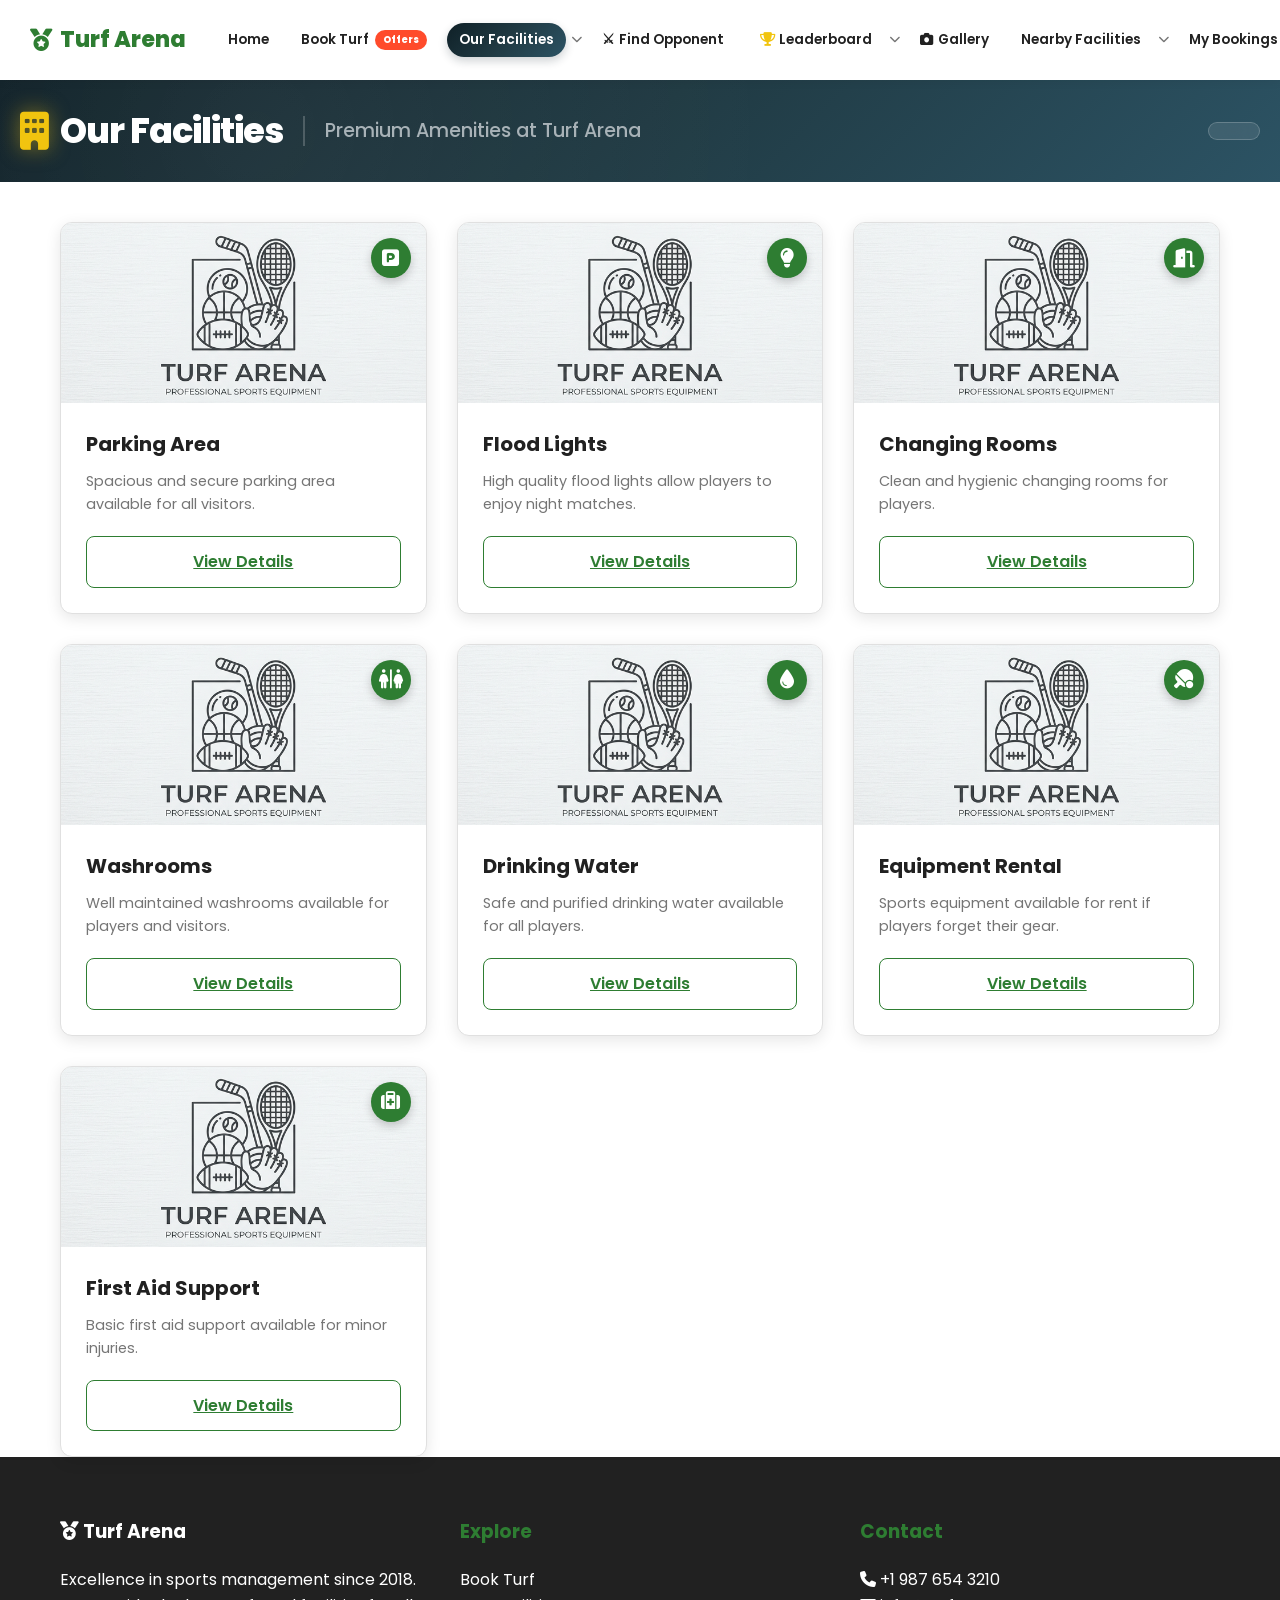
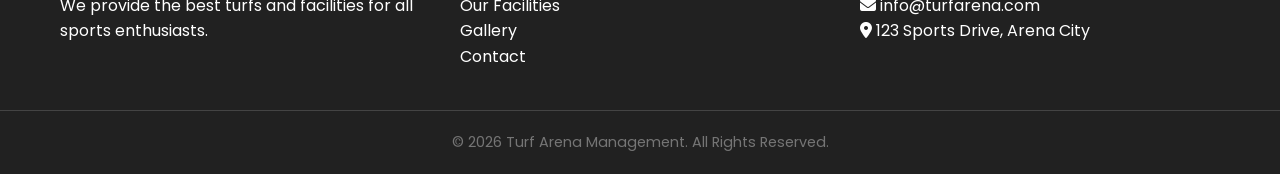
<file: facilities.html>
<!DOCTYPE html>
<html lang="en">

<head>
    <meta charset="UTF-8">
    <meta name="viewport" content="width=1200">
    <title>Our Facilities | Turf Arena</title>
    <link href="https://fonts.googleapis.com/css2?family=Poppins:wght@300;400;500;600;700;800&display=swap"
        rel="stylesheet">
    <link rel="stylesheet" href="https://cdnjs.cloudflare.com/ajax/libs/font-awesome/6.4.0/css/all.min.css">
    <link rel="stylesheet" href="main.css">
    <link rel="stylesheet" href="navbar.css">
    <link rel="stylesheet" href="responsive.css">
    <link rel="stylesheet" href="page-header.css">
    <!-- Blocking script to prevent login flicker -->
    <script>
        (function () {
            const isLoggedIn = sessionStorage.getItem('isLoggedIn') === 'true';
            document.documentElement.classList.add(isLoggedIn ? 'auth-logged-in' : 'auth-logged-out');
        })();
    </script>
</head>

<body>

    <nav class="navbar">
        <div class="container nav-container">
            <a href="index.html" class="logo">
                <i class="fas fa-medal"></i> Turf Arena
            </a>
            <ul class="nav-menu">
                <li><a href="index.html" class="nav-link">Home</a></li>
                <li><a href="our-turfs.html" class="nav-link">Book Turf <span class="nav-badge">Offers</span></a></li>
                <li class="nav-item-dropdown">
                    <div class="dropdown-trigger-group">
                        <a href="facilities.html" class="nav-link active">Our Facilities</a>
                        <i class="fas fa-chevron-down dropdown-arrow"></i>
                    </div>
                    <ul class="dropdown-menu">
                        <li><a href="facilities.html#parking" class="dropdown-item">Parking Area</a></li>
                        <li><a href="facilities.html#lights" class="dropdown-item">Flood Lights</a></li>
                        <li><a href="facilities.html#rooms" class="dropdown-item">Changing Rooms</a></li>
                        <li><a href="facilities.html#washrooms" class="dropdown-item">Washrooms</a></li>
                        <li><a href="facilities.html#water" class="dropdown-item">Drinking Water</a></li>
                        <li><a href="facilities.html#rental" class="dropdown-item">Equipment Rental</a></li>
                        <li><a href="facilities.html#aid" class="dropdown-item">First Aid Support</a></li>
                    </ul>
                </li>
                <li>
                    <a href="find-opponent.html" class="nav-link nav-clash-link">
                        <span class="clash-icon-mini">⚔</span> Find Opponent
                        <div class="nav-clash-sparks">
                            <span></span><span></span><span></span>
                            <span></span><span></span><span></span>
                        </div>
                        <span id="headerNotifBadge" class="menu-notif-badge" style="display: none;">0</span>
                    </a>
                </li>
                <li class="nav-item-dropdown" id="leaderboardNavItem">
                    <div class="dropdown-trigger-group">
                        <a href="leaderboard.html" class="nav-link"><i class="fas fa-trophy"
                                style="color: #f1c40f;"></i> Leaderboard</a>
                        <i class="fas fa-chevron-down dropdown-arrow"></i>
                    </div>
                    <div id="leaderboardDropdownMenu" class="dropdown-menu"
                        style="padding: 15px; width: 320px; max-height: 450px; overflow-y: auto; right: -50px; left: auto;">
                        <div
                            style="font-weight: 700; color: var(--accent); margin-bottom: 15px; text-align: center; border-bottom: 2px solid #eee; padding-bottom: 10px;">
                            <i class="fas fa-trophy" style="color: #f1c40f;"></i> Top Rankings
                        </div>
                        <div id="headerLeaderboardList" style="display: flex; flex-direction: column; gap: 10px;"></div>
                        <div style="text-align: center; margin-top: 15px;">
                            <a href="leaderboard.html" class="btn btn-primary"
                                style="padding: 5px 15px; font-size: 0.8rem; width: 100%;">View Full Leaderboard</a>
                        </div>
                    </div>
                </li>
                <li><a href="gallery.html" class="nav-link"><i class="fas fa-camera"></i> Gallery</a></li>
                <li class="nav-item-dropdown">
                    <div class="dropdown-trigger-group">
                        <a href="nearby-facilities.html" class="nav-link">Nearby Facilities</a>
                        <i class="fas fa-chevron-down dropdown-arrow"></i>
                    </div>
                    <ul class="dropdown-menu">
                        <li><a href="nearby-facilities.html#cafe" class="dropdown-item">Cafe</a></li>
                        <li><a href="nearby-facilities.html#shop" class="dropdown-item">Sports Shop</a></li>
                        <li><a href="nearby-facilities.html#parking" class="dropdown-item">Parking Area</a></li>
                        <li><a href="nearby-facilities.html#juice" class="dropdown-item">Juice Center</a></li>
                        <li><a href="nearby-facilities.html#metro" class="dropdown-item">Metro Station</a></li>
                        <li><a href="nearby-facilities.html#bus" class="dropdown-item">Bus Stop</a></li>
                    </ul>
                </li>
                <li><a href="my-bookings.html" class="nav-link">My Bookings</a></li>
                <li><a href="contact.html" class="nav-link">Contact</a></li>
                <li id="loginItem"><a href="#" class="btn btn-primary" id="loginLink">Demo Login</a></li>
                <li id="profileMenu" class="profile-menu" style="display: none;">
                    <div class="profile-icon"><i class="fas fa-user"></i>
                        <div class="profile-dropdown">
                            <div class="user-info-header">
                                <div class="user-avatar-small">JD</div>
                                <div class="user-name-label">John Doe</div>
                                <div class="user-email-label">john.doe@example.com</div>
                            </div>
                            <a href="profile.html"><i class="fas fa-id-card"></i> My Profile</a>
                            <a href="profile.html" onclick="sessionStorage.setItem('activeProfileTab', 'wallet')"><i
                                    class="fas fa-wallet"></i> My Wallet</a>
                            <a href="my-bookings.html"><i class="fas fa-calendar-check"></i> My Bookings</a>
                            <a href="profile.html"
                                onclick="sessionStorage.setItem('activeProfileTab', 'notifications')"><i
                                    class="fas fa-bell"></i> Notifications</a>
                            <a href="profile.html" onclick="sessionStorage.setItem('activeProfileTab', 'security')"><i
                                    class="fas fa-cog"></i> Account Settings</a>
                            <div style="border-top: 1px solid var(--border); margin-top: 5px;">
                                <a href="#" id="logoutBtn" class="logout-link"><i class="fas fa-sign-out-alt"></i>
                                    Logout</a>
                            </div>
                        </div>
                    </div>
                    <div class="universal-notif" id="universalBell" style="display: none;">
                        <i class="fas fa-bell"></i>
                        <div class="universal-badge" id="universalDot" style="display: none;"></div>
                    </div>
                </li>
            </ul>
            <div class="menu-toggle"><i class="fas fa-bars"></i></div>
        </div>
    </nav>

    <!-- Page Header -->
    <div class="page-hero">
        <div class="page-hero-content">
            <div class="page-hero-title-group">
                <h1 class="page-hero-title"><i class="fas fa-building"></i> Our Facilities</h1>
                <p class="page-hero-subtitle">Premium Amenities at Turf Arena</p>
            </div>
            <div class="page-hero-filter hidden"></div>
        </div>
    </div>

    <section class="container">
        <div class="amenity-grid" id="allAmenitiesGrid">
            <!-- Dynamic Amenities -->
        </div>
    </section>

    <footer class="footer">
        <div class="container footer-grid">
            <div class="footer-col">
                <h3 style="color: white;"><i class="fas fa-medal"></i> Turf Arena</h3>
                <p>Excellence in sports management since 2018. We provide the best turfs and facilities for all sports
                    enthusiasts.</p>
            </div>
            <div class="footer-col">
                <h3>Explore</h3>
                <ul style="list-style: none;">
                    <li><a href="our-turfs.html" style="color: white; text-decoration: none;">Book Turf</a></li>
                    <li><a href="facilities.html" style="color: white; text-decoration: none;">Our Facilities</a></li>
                    <li><a href="gallery.html" style="color: white; text-decoration: none;">Gallery</a></li>
                    <li><a href="contact.html" style="color: white; text-decoration: none;">Contact</a></li>
                </ul>
            </div>
            <div class="footer-col">
                <h3>Contact</h3>
                <p><i class="fas fa-phone"></i> +1 987 654 3210</p>
                <p><i class="fas fa-envelope"></i> info@turfarena.com</p>
                <p><i class="fas fa-location-dot"></i> 123 Sports Drive, Arena City</p>
            </div>
        </div>
        <div class="footer-bottom">
            <p>&copy; 2026 Turf Arena Management. All Rights Reserved.</p>
        </div>
    </footer>

    <!-- Facility Detail Modal -->
    <div id="facilityModal" class="modal"
        style="display: none; position: fixed; z-index: 4000; left: 0; top: 0; width: 100%; height: 100%; background: rgba(0,0,0,0.8); align-items: center; justify-content: center;">
        <div class="modal-content"
            style="background: white; padding: 40px; border-radius: 20px; max-width: 800px; width: 90%; position: relative;">
            <span id="closeFacilityModal"
                style="position: absolute; right: 20px; top: 20px; font-size: 2rem; cursor: pointer;">&times;</span>
            <div id="facilityModalBody">
                <!-- Dynamic Modal Content -->
            </div>
        </div>
    </div>

    <script src="dummy-data.js"></script>
    <script src="navbar.js"></script>
    <script src="login.js"></script>
    <script src="ui.js"></script>
    <script src="facility.js"></script>
</body>

</html>
</file>
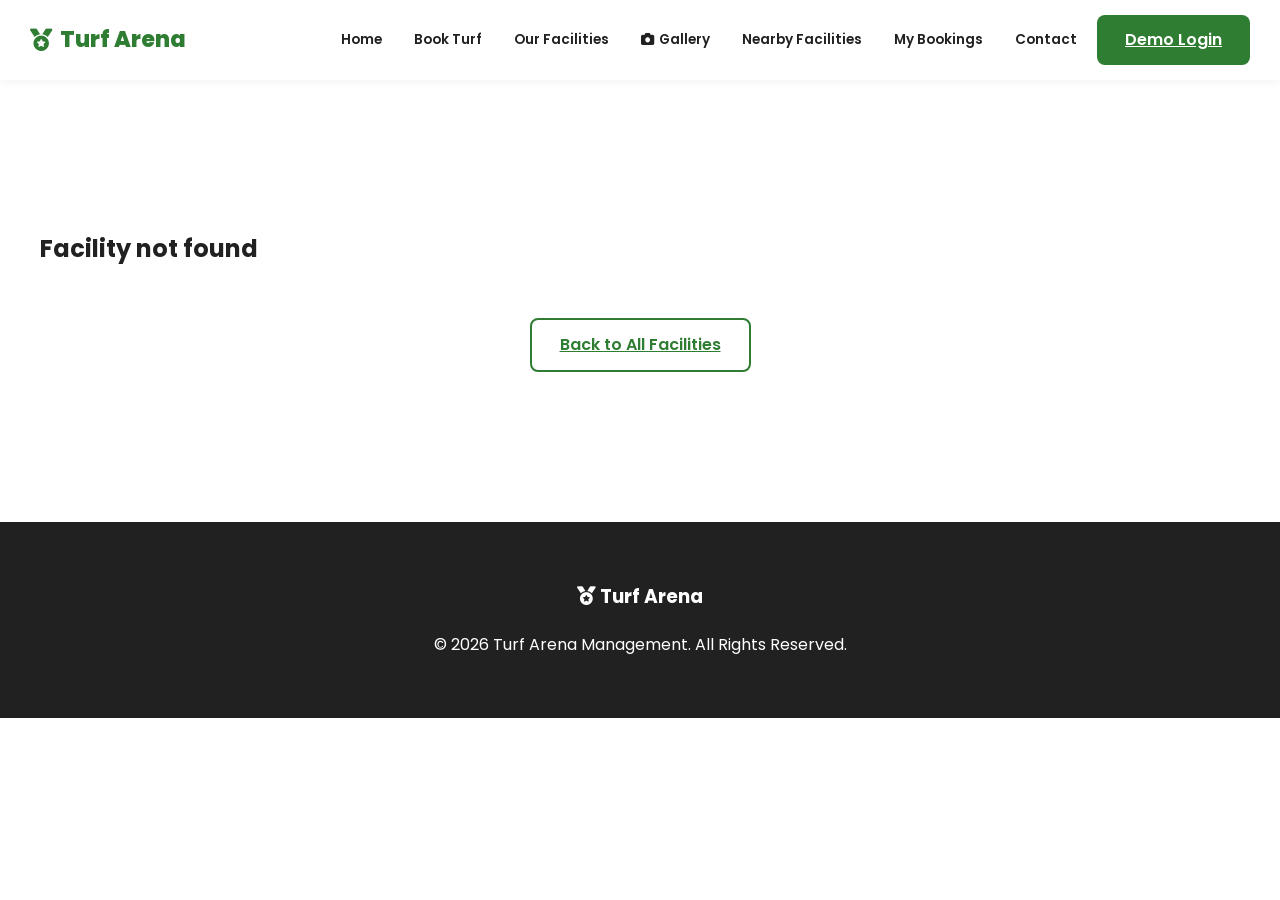
<file: facility-details.html>
<!DOCTYPE html>
<html lang="en">

<head>
    <meta charset="UTF-8">
    <meta name="viewport" content="width=1200">
    <title>Facility Details | Turf Arena</title>
    <link href="https://fonts.googleapis.com/css2?family=Poppins:wght@300;400;500;600;700;800&display=swap"
        rel="stylesheet">
    <link rel="stylesheet" href="https://cdnjs.cloudflare.com/ajax/libs/font-awesome/6.4.0/css/all.min.css">
    <link rel="stylesheet" href="main.css">
    <link rel="stylesheet" href="navbar.css">
    <link rel="stylesheet" href="responsive.css">
    <!-- Blocking script to prevent login flicker -->
    <script>
        (function () {
            const isLoggedIn = sessionStorage.getItem('isLoggedIn') === 'true';
            document.documentElement.classList.add(isLoggedIn ? 'auth-logged-in' : 'auth-logged-out');
        })();
    </script>
</head>

<body>

    <nav class="navbar">
        <div class="container nav-container">
            <a href="index.html" class="logo">
                <i class="fas fa-medal"></i> Turf Arena
            </a>
            <ul class="nav-menu">
                <li><a href="index.html" class="nav-link">Home</a></li>
                <li><a href="our-turfs.html" class="nav-link">Book Turf</a></li>
                <li><a href="facilities.html" class="nav-link">Our Facilities</a></li>
                <li><a href="gallery.html" class="nav-link"><i class="fas fa-camera"></i> Gallery</a></li>
                <li><a href="nearby-facilities.html" class="nav-link">Nearby Facilities</a></li>
                <li><a href="my-bookings.html" class="nav-link">My Bookings</a></li>
                <li><a href="contact.html" class="nav-link">Contact</a></li>
                <li id="loginItem"><a href="#" class="btn btn-primary" id="loginLink">Demo Login</a></li>
                <li id="profileMenu" class="profile-menu" style="display: none;">
                    <div class="profile-icon"><i class="fas fa-user"></i>
                        <div class="profile-dropdown">
                            <div class="user-info-header">
                                <div class="user-avatar-small">JD</div>
                                <div class="user-name-label">John Doe</div>
                                <div class="user-email-label">john.doe@example.com</div>
                            </div>
                            <a href="profile.html"><i class="fas fa-id-card"></i> My Profile</a>
                            <a href="profile.html" onclick="sessionStorage.setItem('activeProfileTab', 'wallet')"><i
                                    class="fas fa-wallet"></i> My Wallet</a>
                            <a href="my-bookings.html"><i class="fas fa-calendar-check"></i> My Bookings</a>
                            <a href="profile.html"
                                onclick="sessionStorage.setItem('activeProfileTab', 'notifications')"><i
                                    class="fas fa-bell"></i> Notifications</a>
                            <a href="profile.html" onclick="sessionStorage.setItem('activeProfileTab', 'security')"><i
                                    class="fas fa-cog"></i> Account Settings</a>
                            <div style="border-top: 1px solid var(--border); margin-top: 5px;">
                                <a href="#" id="logoutBtn" class="logout-link"><i class="fas fa-sign-out-alt"></i>
                                    Logout</a>
                            </div>
                        </div>
                    </div>
                </li>
            </ul>
            <div class="menu-toggle"><i class="fas fa-bars"></i></div>
        </div>
    </nav>

    <section class="container" style="padding: 150px 0;">
        <div id="facilityDetailsBody"
            style="display: grid; grid-template-columns: 1fr 1fr; gap: 50px; align-items: start;">
            <!-- Dynamic Content -->
        </div>
        <div style="margin-top: 50px; text-align: center;">
            <a href="facilities.html" class="btn btn-outline"
                style="border: 2px solid var(--primary); color: var(--primary);">Back to All Facilities</a>
        </div>
    </section>

    <footer class="footer">
        <div class="container footer-grid">
            <div class="footer-col" style="text-align: center;">
                <h3 style="color: white;"><i class="fas fa-medal"></i> Turf Arena</h3>
                <p>&copy; 2026 Turf Arena Management. All Rights Reserved.</p>
            </div>
        </div>
    </footer>

    <script src="dummy-data.js"></script>
    <script src="navbar.js"></script>
    <script src="login.js"></script>
    <script src="ui.js"></script>
    <script>
        document.addEventListener('DOMContentLoaded', () => {
            const params = new URLSearchParams(window.location.search);
            const id = params.get('id');
            const container = document.getElementById('facilityDetailsBody');

            if (!id || !window.arenaData.amenities) {
                container.innerHTML = "<h2>Facility not found</h2>";
                return;
            }

            const item = window.arenaData.amenities.find(a => a.id === id);
            if (!item) {
                container.innerHTML = "<h2>Facility not found</h2>";
                return;
            }

            container.innerHTML = `
                <div>
                    <img src="${item.img}" style="width: 100%; height: auto; border-radius: 20px; box-shadow: var(--shadow);">
                </div>
                <div>
                    <h1 class="section-title" style="text-align: left; color: var(--primary);">${item.name}</h1>
                    <p style="font-size: 1.2rem; color: var(--gray); margin-bottom: 30px;">${item.description}</p>
                    <div style="background: var(--light-gray); padding: 30px; border-radius: 12px;">
                        <h3 style="margin-bottom: 20px;">Key Benefits</h3>
                        <ul class="benefit-list" style="list-style: none;">
                            ${item.benefits.map(b => `<li style="margin-bottom: 12px; display: flex; align-items: center; gap: 10px;"><i class="fas fa-check-circle" style="color: var(--primary);"></i> ${b}</li>`).join('')}
                        </ul>
                    </div>
                </div>
            `;
        });
    </script>
</body>

</html>
</file>
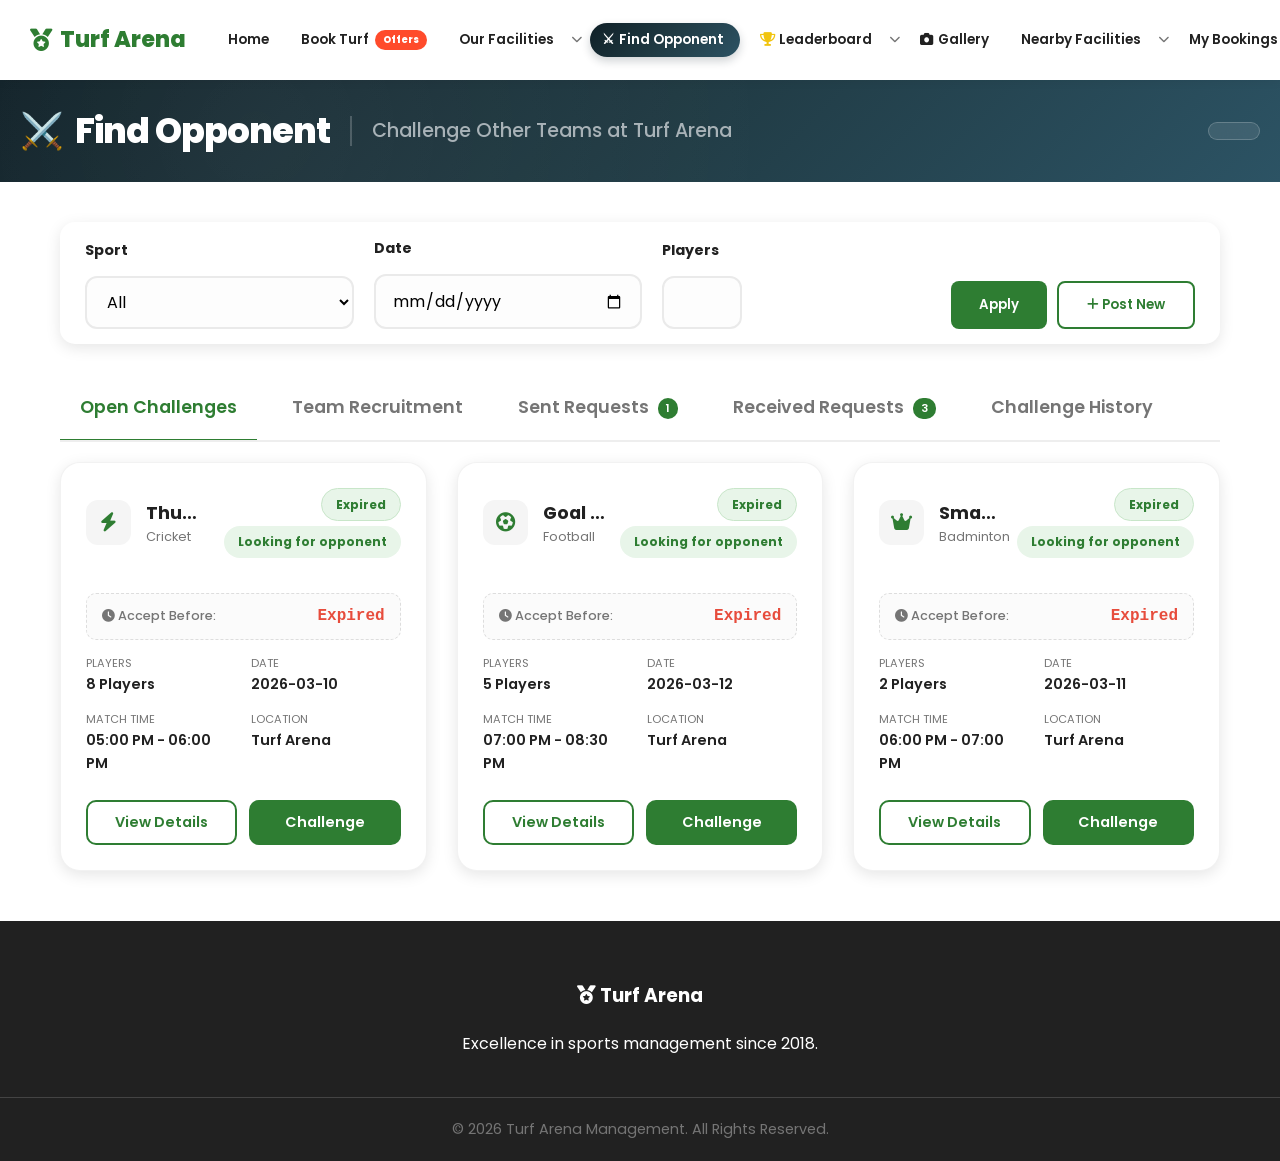
<file: find-opponent.html>
<!DOCTYPE html>
<html lang="en">

<head>
    <meta charset="UTF-8">
    <meta name="viewport" content="width=1200">
    <title>Find Opponent | Turf Arena</title>
    <link href="https://fonts.googleapis.com/css2?family=Poppins:wght@300;400;500;600;700;800&display=swap"
        rel="stylesheet">
    <link rel="stylesheet" href="https://cdnjs.cloudflare.com/ajax/libs/font-awesome/6.4.0/css/all.min.css">
    <link rel="stylesheet" href="main.css">
    <link rel="stylesheet" href="navbar.css">
    <link rel="stylesheet" href="page-header.css">
    <link rel="stylesheet" href="find-opponent.css">
    <link rel="stylesheet" href="responsive.css">
    <!-- Blocking script to prevent login flicker -->
    <script>
        (function () {
            const isLoggedIn = sessionStorage.getItem('isLoggedIn') === 'true';
            document.documentElement.classList.add(isLoggedIn ? 'auth-logged-in' : 'auth-logged-out');
        })();
    </script>
</head>

<body>

    <nav class="navbar">
        <div class="container nav-container">
            <a href="index.html" class="logo">
                <i class="fas fa-medal"></i> Turf Arena
            </a>
            <ul class="nav-menu">
                <li><a href="index.html" class="nav-link">Home</a></li>
                <li><a href="our-turfs.html" class="nav-link">Book Turf <span class="nav-badge">Offers</span></a></li>
                <li class="nav-item-dropdown">
                    <div class="dropdown-trigger-group">
                        <a href="facilities.html" class="nav-link">Our Facilities</a>
                        <i class="fas fa-chevron-down dropdown-arrow"></i>
                    </div>
                    <ul class="dropdown-menu">
                        <li><a href="facilities.html#parking" class="dropdown-item">Parking Area</a></li>
                        <li><a href="facilities.html#lights" class="dropdown-item">Flood Lights</a></li>
                        <li><a href="facilities.html#rooms" class="dropdown-item">Changing Rooms</a></li>
                        <li><a href="facilities.html#washrooms" class="dropdown-item">Washrooms</a></li>
                        <li><a href="facilities.html#water" class="dropdown-item">Drinking Water</a></li>
                        <li><a href="facilities.html#rental" class="dropdown-item">Equipment Rental</a></li>
                        <li><a href="facilities.html#aid" class="dropdown-item">First Aid Support</a></li>
                    </ul>
                </li>
                <li>
                    <a href="find-opponent.html" class="nav-link active nav-clash-link">
                        <span class="clash-icon-mini">⚔</span> Find Opponent
                        <div class="nav-clash-sparks">
                            <span></span><span></span><span></span>
                            <span></span><span></span><span></span>
                        </div>
                        <span id="headerNotifBadge" class="menu-notif-badge" style="display: none;">0</span>
                    </a>
                </li>
                <li class="nav-item-dropdown" id="leaderboardNavItem">
                    <div class="dropdown-trigger-group">
                        <a href="leaderboard.html" class="nav-link"><i class="fas fa-trophy"
                                style="color: #f1c40f;"></i> Leaderboard</a>
                        <i class="fas fa-chevron-down dropdown-arrow"></i>
                    </div>
                    <!-- Dropdown for Leaderboard -->
                    <div id="leaderboardDropdownMenu" class="dropdown-menu"
                        style="padding: 15px; width: 320px; max-height: 450px; overflow-y: auto; right: -50px; left: auto;">
                        <div
                            style="font-weight: 700; color: var(--accent); margin-bottom: 15px; text-align: center; border-bottom: 2px solid #eee; padding-bottom: 10px;">
                            <i class="fas fa-trophy" style="color: #f1c40f;"></i> Top Rankings
                        </div>
                        <div id="headerLeaderboardList" style="display: flex; flex-direction: column; gap: 10px;">
                            <!-- Leaderboard list will be injected here -->
                        </div>
                        <div style="text-align: center; margin-top: 15px;">
                            <a href="leaderboard.html" class="btn btn-primary"
                                style="padding: 5px 15px; font-size: 0.8rem; width: 100%;">View Full Leaderboard</a>
                        </div>
                    </div>
                </li>
                <li><a href="gallery.html" class="nav-link"><i class="fas fa-camera"></i> Gallery</a></li>
                <li class="nav-item-dropdown">
                    <div class="dropdown-trigger-group">
                        <a href="nearby-facilities.html" class="nav-link">Nearby Facilities</a>
                        <i class="fas fa-chevron-down dropdown-arrow"></i>
                    </div>
                    <ul class="dropdown-menu">
                        <li><a href="nearby-facilities.html#cafe" class="dropdown-item">Cafe</a></li>
                        <li><a href="nearby-facilities.html#shop" class="dropdown-item">Sports Shop</a></li>
                        <li><a href="nearby-facilities.html#parking" class="dropdown-item">Parking Area</a></li>
                        <li><a href="nearby-facilities.html#juice" class="dropdown-item">Juice Center</a></li>
                        <li><a href="nearby-facilities.html#metro" class="dropdown-item">Metro Station</a></li>
                        <li><a href="nearby-facilities.html#bus" class="dropdown-item">Bus Stop</a></li>
                    </ul>
                </li>
                <li><a href="my-bookings.html" class="nav-link">My Bookings</a></li>
                <li><a href="contact.html" class="nav-link">Contact</a></li>
                <li id="loginItem"><a href="#" class="btn btn-primary" id="loginLink">Demo Login</a></li>
                <li id="profileMenu" class="profile-menu" style="display: none;">
                    <div class="profile-icon"><i class="fas fa-user"></i>
                        <div class="profile-dropdown">
                            <div class="user-info-header">
                                <div class="user-avatar-small">JD</div>
                                <div class="user-name-label">John Doe</div>
                                <div class="user-email-label">john.doe@example.com</div>
                            </div>
                            <a href="profile.html"><i class="fas fa-id-card"></i> My Profile</a>
                            <a href="profile.html" onclick="sessionStorage.setItem('activeProfileTab', 'wallet')"><i
                                    class="fas fa-wallet"></i> My Wallet</a>
                            <a href="my-bookings.html"><i class="fas fa-calendar-check"></i> My Bookings</a>
                            <a href="profile.html"
                                onclick="sessionStorage.setItem('activeProfileTab', 'notifications')"><i
                                    class="fas fa-bell"></i> Notifications</a>
                            <a href="profile.html" onclick="sessionStorage.setItem('activeProfileTab', 'security')"><i
                                    class="fas fa-cog"></i> Account Settings</a>
                            <div style="border-top: 1px solid var(--border); margin-top: 5px;">
                                <a href="#" id="logoutBtn" class="logout-link"><i class="fas fa-sign-out-alt"></i>
                                    Logout</a>
                            </div>
                        </div>
                    </div>
                    <div class="universal-notif" id="universalBell" style="display: none;">
                        <i class="fas fa-bell"></i>
                        <div class="universal-badge" id="universalDot" style="display: none;"></div>
                    </div>
                </li>
            </ul>
            <div class="menu-toggle"><i class="fas fa-bars"></i></div>
        </div>
    </nav>

    <!-- Page Header -->
    <div class="page-hero">
        <div class="page-hero-content">
            <div class="page-hero-title-group">
                <h1 class="page-hero-title"><span class="ph-icon">⚔️</span> Find Opponent</h1>
                <p class="page-hero-subtitle">Challenge Other Teams at Turf Arena</p>
            </div>
            <div class="page-hero-filter hidden"></div>
        </div>
    </div>

    <section class="container find-opponent-page">

        <div class="filter-section">
            <div class="filter-group">
                <label>Sport</label>
                <select id="sportFilter" class="form-control">
                    <option value="All">All</option>
                    <option value="Cricket">Cricket</option>
                    <option value="Football">Football</option>
                    <option value="Badminton">Badminton</option>
                </select>
            </div>
            <div class="filter-group">
                <label>Date</label>
                <input type="date" id="dateFilter" class="form-control">
            </div>
            <div class="filter-group">
                <label>Players</label>
                <input type="number" id="playerFilter" class="form-control" style="width: 80px;">
            </div>
            <div style="display: flex; gap: 10px;">
                <button class="btn btn-primary" onclick="applyFilters()">Apply</button>
                <button class="btn btn-outline" onclick="openCreateModal()"
                    style="border-color: var(--primary); color: var(--primary);">
                    <i class="fas fa-plus"></i> Post New
                </button>
            </div>
        </div>

        <!-- Create Activity Modal -->
        <div id="createModal" class="modal"
            style="display: none; position: fixed; z-index: 4500; left: 0; top: 0; width: 100%; height: 100%; background: rgba(0,0,0,0.85); align-items: center; justify-content: center; backdrop-filter: blur(5px);">
            <div class="modal-content"
                style="background: white; padding: 30px; border-radius: 24px; max-width: 600px; width: 92%; position: relative;">
                <h2 style="margin-bottom: 25px; color: var(--accent); display: flex; align-items: center; gap: 12px;">
                    <i class="fas fa-bullhorn" style="color: var(--primary);"></i> Post New Activity
                </h2>

                <div style="margin-bottom: 20px;">
                    <label style="display: block; font-weight: 600; margin-bottom: 8px;">Activity Type</label>
                    <div style="display: grid; grid-template-columns: 1fr 1fr; gap: 15px;">
                        <div id="typeChallenge" class="type-option active" onclick="setPostType('challenge')"
                            style="border: 2px solid var(--primary); padding: 15px; border-radius: 12px; cursor: pointer; text-align: center; transition: 0.3s;">
                            <i class="fas fa-swords" style="display: block; font-size: 1.5rem; margin-bottom: 5px;"></i>
                            <b>Team Challenge</b>
                        </div>
                        <div id="typeRecruit" class="type-option" onclick="setPostType('recruit')"
                            style="border: 2px solid #eee; padding: 15px; border-radius: 12px; cursor: pointer; text-align: center; transition: 0.3s;">
                            <i class="fas fa-user-plus"
                                style="display: block; font-size: 1.5rem; margin-bottom: 5px;"></i>
                            <b>Recruit Players</b>
                        </div>
                    </div>
                </div>

                <div id="createForm" style="display: grid; grid-template-columns: 1fr 1fr; gap: 20px;">
                    <div class="form-group">
                        <label>Team Name</label>
                        <input type="text" id="postTeamName" class="form-control" placeholder="Your Team">
                    </div>
                    <div class="form-group">
                        <label>Sport</label>
                        <select id="postSport" class="form-control">
                            <option value="Cricket">Cricket</option>
                            <option value="Football">Football</option>
                            <option value="Badminton">Badminton</option>
                        </select>
                    </div>
                    <div class="form-group">
                        <label id="numLabel">Total Players</label>
                        <input type="number" id="postNum" class="form-control" value="11">
                    </div>
                    <div id="recruitExtra" class="form-group" style="display: none;">
                        <label>Players Needed</label>
                        <input type="number" id="postNeeded" class="form-control" value="2">
                    </div>
                    <div class="form-group">
                        <label>Date</label>
                        <input type="date" id="postDate" class="form-control">
                    </div>
                    <div class="form-group">
                        <label>Time Slot</label>
                        <select id="postTime" class="form-control">
                            <option>06:00 AM - 07:00 AM</option>
                            <option>05:00 PM - 06:00 PM</option>
                            <option>07:00 PM - 08:00 PM</option>
                            <option>08:00 PM - 10:00 PM</option>
                        </select>
                    </div>
                    <div class="form-group" style="grid-column: span 2; display: flex; align-items: center; gap: 10px;">
                        <input type="checkbox" id="postAllowJoin" checked style="width: 20px; height: 20px;">
                        <label style="margin: 0; cursor: pointer;" for="postAllowJoin">Enable joining requests from
                            others</label>
                    </div>
                </div>

                <div style="display: flex; gap: 15px; margin-top: 30px;">
                    <button class="btn btn-outline" onclick="closeCreateModal()" style="flex: 1;">Cancel</button>
                    <button class="btn btn-primary" onclick="submitPost()" style="flex: 1;">Publish Post</button>
                </div>
            </div>
        </div>

        <!-- Tab System -->
        <div class="tabs-container">
            <button class="tab-btn active" onclick="switchTab('open')">Open Challenges</button>
            <button class="tab-btn" onclick="switchTab('recruitment')">Team Recruitment</button>
            <button class="tab-btn" onclick="switchTab('sent')">Sent Requests <span id="sentCount"
                    class="tab-badge">0</span></button>
            <button class="tab-btn" onclick="switchTab('received')">Received Requests <span id="receivedCount"
                    class="tab-badge">0</span></button>
            <button class="tab-btn" onclick="switchTab('history')">Challenge History</button>
        </div>

        <!-- Open Challenges View -->
        <div id="openChallengesView">
            <div class="challenges-grid" id="challengesGrid">
                <!-- Dynamic Content -->
            </div>
        </div>

        <!-- Team Recruitment View -->
        <div id="recruitmentView" style="display: none;">
            <div class="challenges-grid" id="recruitmentGrid">
                <!-- Dynamic Content -->
            </div>
        </div>

        <!-- Challenges Sent View -->
        <div id="sentChallengesView" style="display: none;">
            <div class="challenges-grid" id="sentChallengesGrid">
                <!-- Dynamic Content -->
            </div>
        </div>

        <!-- Challenges Received View -->
        <div id="receivedChallengesView" style="display: none;">
            <div class="challenges-grid" id="receivedChallengesGrid">
                <!-- Dynamic Content -->
            </div>
        </div>

        <!-- Challenge History View -->
        <div id="historyChallengesView" style="display: none;">
            <div class="challenges-grid" id="historyChallengesGrid">
                <!-- Dynamic Content -->
            </div>
        </div>
    </section>

    <!-- Challenge Confirmation Modal -->
    <div id="challengeModal" class="modal"
        style="display: none; position: fixed; z-index: 4000; left: 0; top: 0; width: 100%; height: 100%; background: rgba(0,0,0,0.8); align-items: center; justify-content: center;">
        <div class="modal-content"
            style="background: white; padding: 40px; border-radius: 20px; max-width: 500px; width: 90%; position: relative; text-align: center;">
            <div id="challengeModalIcon" style="font-size: 3rem; color: var(--primary); margin-bottom: 20px;">
                <i class="fas fa-wallet"></i>
            </div>
            <h2 id="challengeModalTitle">Wallet Reservation</h2>
            <p id="challengeModalText" style="margin: 20px 0; color: var(--gray);"></p>
            <div id="challengeModalActions"
                style="display: flex; gap: 15px; justify-content: center; margin-top: 30px;">
                <!-- Buttons will be injected here -->
            </div>
        </div>
    </div>

    <!-- Challenge Review Modal (Accept/Reject) -->
    <div id="reviewModal" class="modal"
        style="display: none; position: fixed; z-index: 5000; left: 0; top: 0; width: 100%; height: 100%; background: rgba(0,0,0,0.85); align-items: center; justify-content: center; backdrop-filter: blur(5px);">
        <div class="modal-content"
            style="background: white; padding: 0; border-radius: 24px; max-width: 550px; width: 92%; position: relative; overflow: hidden; display: flex; flex-direction: column; box-shadow: 0 25px 50px rgba(0,0,0,0.3);">

            <!-- Header -->
            <div
                style="background: #fdfdfd; padding: 20px 30px; border-bottom: 1px solid #eee; display: flex; justify-content: space-between; align-items: center;">
                <h3
                    style="margin: 0; font-size: 1.2rem; color: var(--accent); display: flex; align-items: center; gap: 10px;">
                    <i class="fas fa-shield-halved" style="color: var(--primary);"></i> Review Challenge
                </h3>
                <button onclick="closeReviewModal()"
                    style="background: none; border: none; font-size: 1.4rem; color: #999; cursor: pointer; transition: 0.3s;"
                    onmouseover="this.style.color='#ff4757'" onmouseout="this.style.color='#999'">&times;</button>
            </div>

            <div style="padding: 25px 30px;">
                <!-- Team & Info Horizontal -->
                <div
                    style="display: flex; gap: 20px; align-items: center; margin-bottom: 20px; background: #f9fafb; padding: 15px; border-radius: 16px;">
                    <div id="revTeamIcon"
                        style="width: 60px; height: 60px; background: white; border-radius: 12px; display: flex; align-items: center; justify-content: center; font-size: 1.8rem; color: var(--primary); box-shadow: 0 4px 10px rgba(0,0,0,0.05);">
                        <i class="fas fa-users"></i>
                    </div>
                    <div>
                        <h3 id="revTeamName" style="margin: 0; color: var(--accent); font-size: 1.1rem;">-</h3>
                        <p id="revSport" style="margin: 3px 0 0; color: var(--gray); font-size: 0.85rem;">-</p>
                    </div>
                    <div style="margin-left: auto; text-align: right;">
                        <span
                            style="font-size: 0.7rem; color: #f39c12; font-weight: 700; text-transform: uppercase; display: block; margin-bottom: 2px;">Deadline</span>
                        <span id="revTimer"
                            style="font-family: monospace; font-weight: 800; color: #e67e22; font-size: 1rem;">--:--:--</span>
                    </div>
                </div>

                <!-- Simple Details List -->
                <div style="display: grid; grid-template-columns: 1fr 1fr; gap: 15px; margin-bottom: 20px;">
                    <div style="font-size: 0.9rem;">
                        <span style="color: var(--gray); display: block; font-size: 0.75rem;">Date</span>
                        <b id="revDate" style="color: var(--accent);">-</b>
                    </div>
                    <div style="font-size: 0.9rem;">
                        <span style="color: var(--gray); display: block; font-size: 0.75rem;">Time</span>
                        <b id="revTime" style="color: var(--accent);">-</b>
                    </div>
                    <div style="font-size: 0.9rem;">
                        <span style="color: var(--gray); display: block; font-size: 0.75rem;">Location</span>
                        <b id="revLocation" style="color: var(--accent);">-</b>
                    </div>
                    <div style="font-size: 0.9rem;">
                        <span style="color: var(--gray); display: block; font-size: 0.75rem;">Match Policy</span>
                        <b style="color: #2e7d32;">Split Payment</b>
                    </div>
                </div>

                <!-- Remark -->
                <div style="margin-bottom: 20px;">
                    <textarea id="revRemark" placeholder="Add a remark for the opponent (optional)..."
                        style="width: 100%; height: 75px; padding: 12px; border-radius: 12px; border: 1.5px solid #eee; resize: none; font-family: inherit; font-size: 0.9rem; outline: none; transition: 0.3s;"></textarea>
                </div>

                <!-- Action Group -->
                <div id="revActions" style="display: grid; grid-template-columns: 1fr 1fr; gap: 15px;">
                    <!-- Buttons dynamic -->
                </div>

                <p style="text-align: center; margin-top: 15px; font-size: 0.75rem; color: #95a5a6;">
                    <i class="fas fa-info-circle"></i> Wallet will be debited only after acceptance.
                </p>
            </div>
        </div>
    </div>


    <!-- Notifications Hub (Simplified Header Dropdown) -->
    <div id="notifDropdown"
        style="display: none; position: fixed; top: 80px; right: 20px; width: 320px; background: white; border-radius: 12px; box-shadow: 0 10px 30px rgba(0,0,0,0.2); z-index: 5000; padding: 20px;">
        <h3 style="margin-bottom: 15px; border-bottom: 1px solid #eee; padding-bottom: 10px;">Notifications</h3>
        <div id="notifList" style="max-height: 300px; overflow-y: auto;">
            <!-- Notifs dynamic -->
        </div>
    </div>

    <footer class="footer" style="margin-top: 50px;">
        <div class="container footer-grid">
            <div class="footer-col" style="text-align: center;">
                <h3 style="color: white;"><i class="fas fa-medal"></i> Turf Arena</h3>
                <p>Excellence in sports management since 2018.</p>
            </div>
        </div>
        <div class="footer-bottom">
            <p>&copy; 2026 Turf Arena Management. All Rights Reserved.</p>
        </div>
    </footer>

    <script src="dummy-data.js"></script>
    <script src="navbar.js"></script>
    <script src="login.js"></script>
    <script src="ui.js"></script>
    <script src="find-opponent.js"></script>
</body>

</html>
</file>
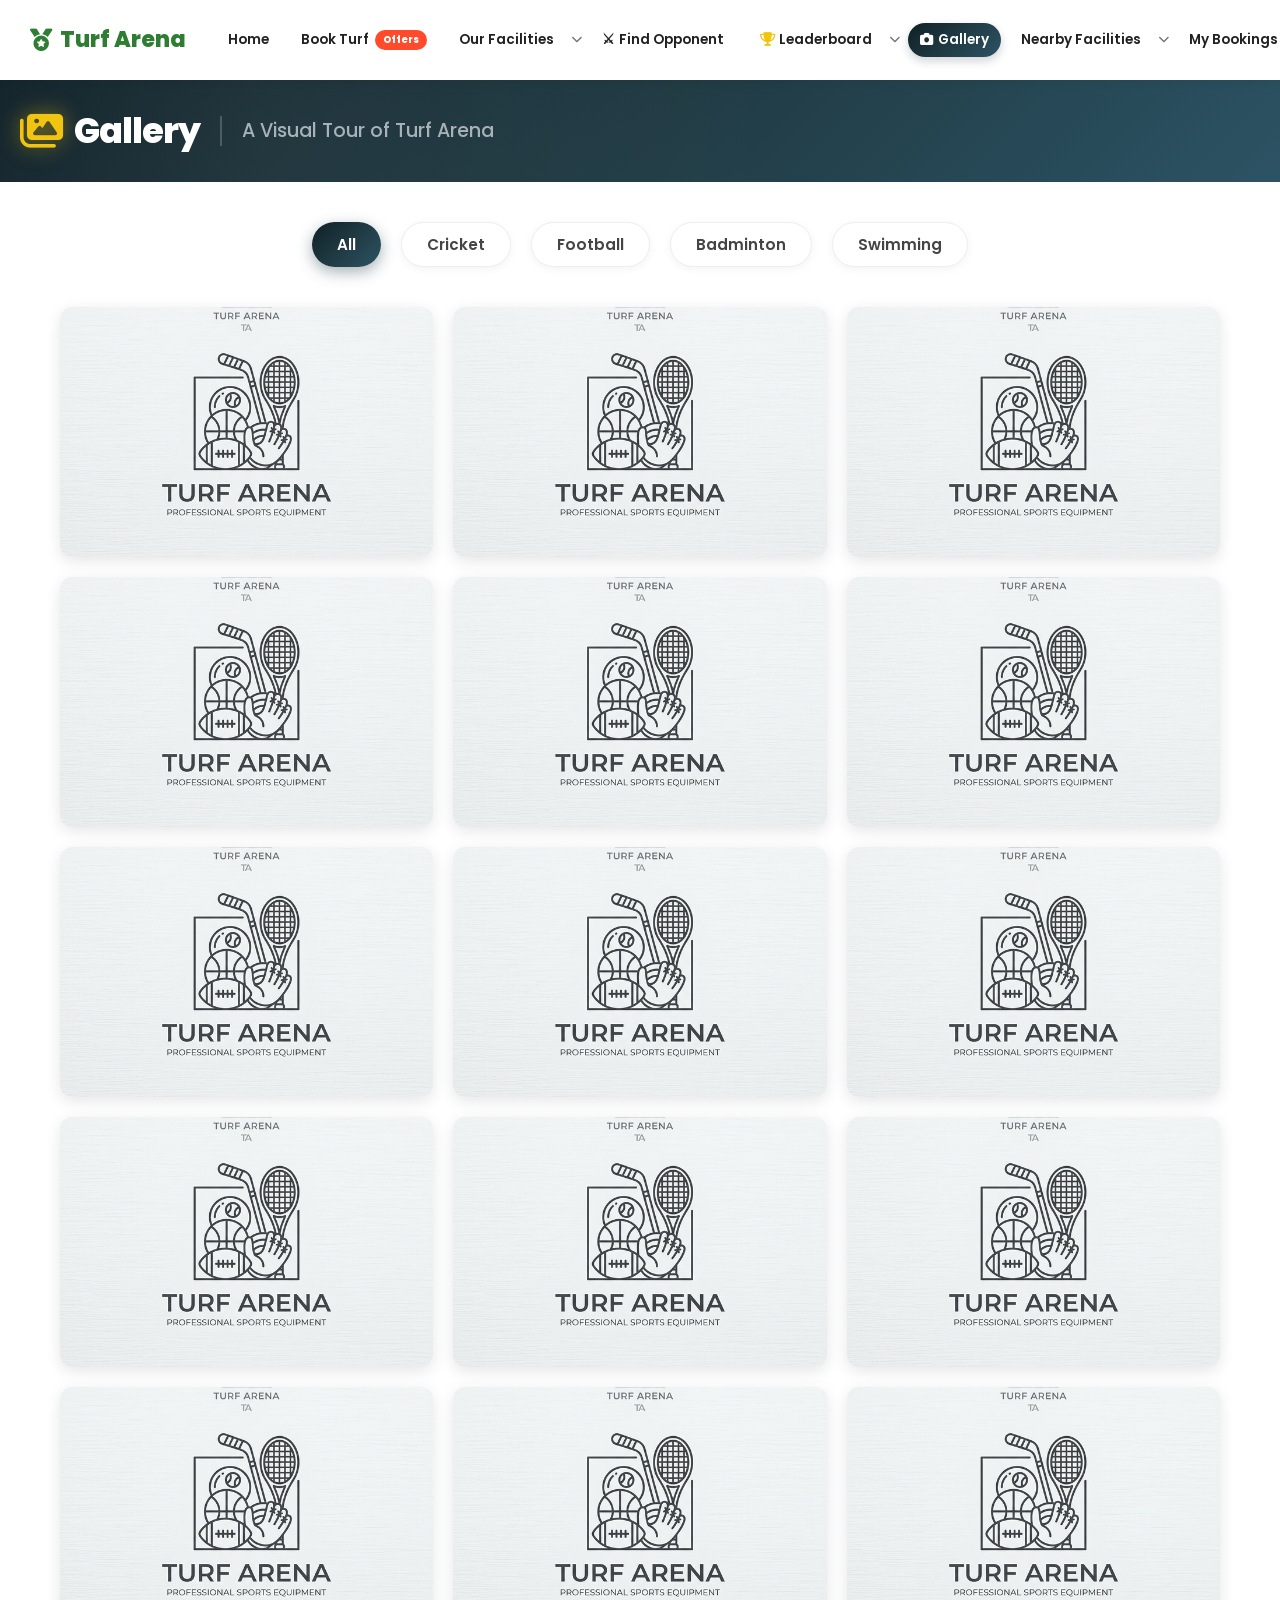
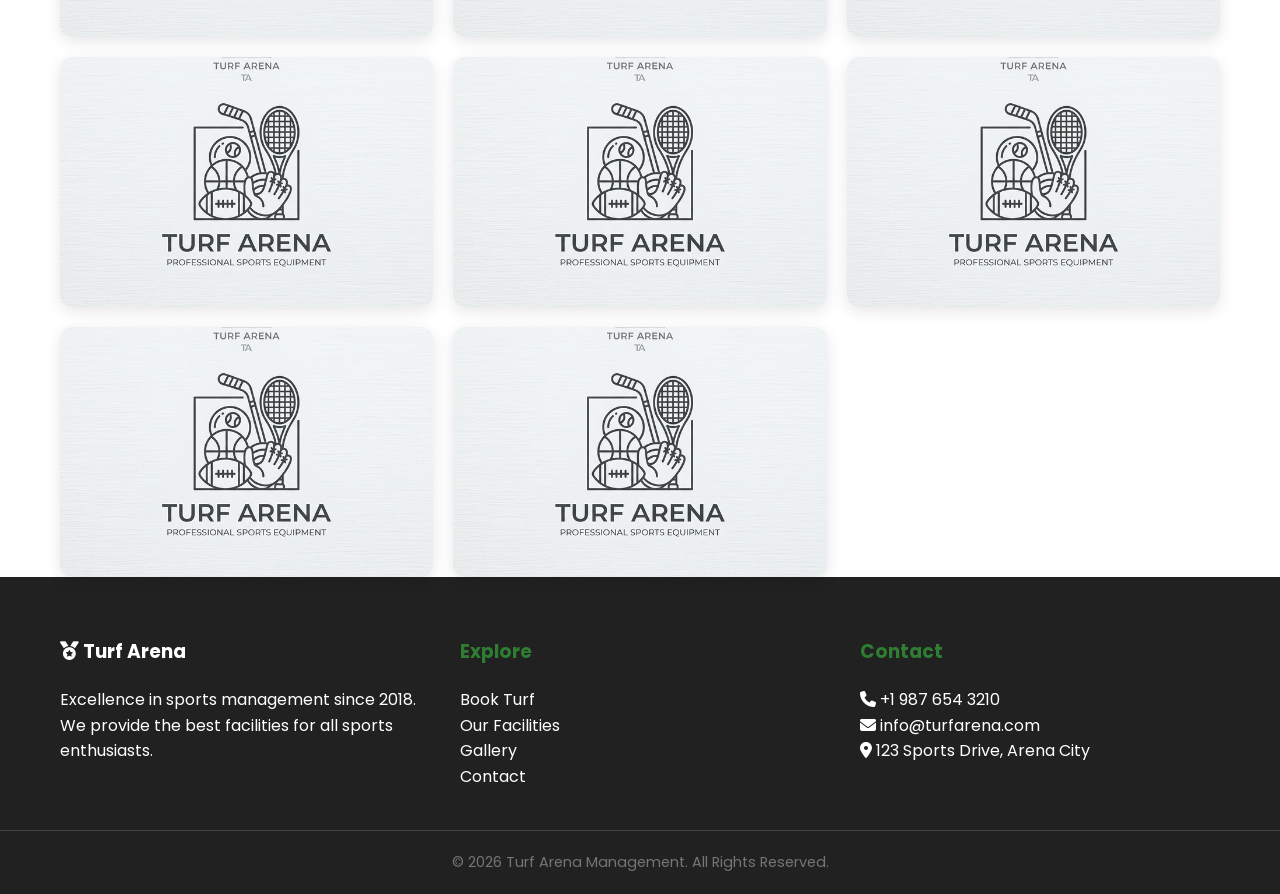
<file: gallery.html>
<!DOCTYPE html>
<html lang="en">

<head>
    <meta charset="UTF-8">
    <meta name="viewport" content="width=1200">
    <title>Arena Gallery | Turf Arena</title>
    <link href="https://fonts.googleapis.com/css2?family=Poppins:wght@300;400;500;600;700;800&display=swap"
        rel="stylesheet">
    <link rel="stylesheet" href="https://cdnjs.cloudflare.com/ajax/libs/font-awesome/6.4.0/css/all.min.css">
    <link rel="stylesheet" href="main.css">
    <link rel="stylesheet" href="navbar.css">
    <link rel="stylesheet" href="gallery.css">
    <link rel="stylesheet" href="responsive.css">
    <link rel="stylesheet" href="page-header.css">
    <!-- Blocking script to prevent login flicker -->
    <script>
        (function () {
            const isLoggedIn = sessionStorage.getItem('isLoggedIn') === 'true';
            document.documentElement.classList.add(isLoggedIn ? 'auth-logged-in' : 'auth-logged-out');
        })();
    </script>
</head>

<body>

    <nav class="navbar">
        <div class="container nav-container">
            <a href="index.html" class="logo">
                <i class="fas fa-medal"></i> Turf Arena
            </a>
            <ul class="nav-menu">
                <li><a href="index.html" class="nav-link">Home</a></li>
                <li><a href="our-turfs.html" class="nav-link">Book Turf <span class="nav-badge">Offers</span></a></li>
                <li class="nav-item-dropdown">
                    <div class="dropdown-trigger-group">
                        <a href="facilities.html" class="nav-link">Our Facilities</a>
                        <i class="fas fa-chevron-down dropdown-arrow"></i>
                    </div>
                    <ul class="dropdown-menu">
                        <li><a href="facilities.html#parking" class="dropdown-item">Parking Area</a></li>
                        <li><a href="facilities.html#lights" class="dropdown-item">Flood Lights</a></li>
                        <li><a href="facilities.html#rooms" class="dropdown-item">Changing Rooms</a></li>
                        <li><a href="facilities.html#washrooms" class="dropdown-item">Washrooms</a></li>
                        <li><a href="facilities.html#water" class="dropdown-item">Drinking Water</a></li>
                        <li><a href="facilities.html#rental" class="dropdown-item">Equipment Rental</a></li>
                        <li><a href="facilities.html#aid" class="dropdown-item">First Aid Support</a></li>
                    </ul>
                </li>
                <li>
                    <a href="find-opponent.html" class="nav-link nav-clash-link">
                        <span class="clash-icon-mini">⚔</span> Find Opponent
                        <div class="nav-clash-sparks">
                            <span></span><span></span><span></span>
                            <span></span><span></span><span></span>
                        </div>
                        <span id="headerNotifBadge" class="menu-notif-badge" style="display: none;">0</span>
                    </a>
                </li>
                <li class="nav-item-dropdown" id="leaderboardNavItem">
                    <div class="dropdown-trigger-group">
                        <a href="leaderboard.html" class="nav-link"><i class="fas fa-trophy"
                                style="color: #f1c40f;"></i> Leaderboard</a>
                        <i class="fas fa-chevron-down dropdown-arrow"></i>
                    </div>
                    <div id="leaderboardDropdownMenu" class="dropdown-menu"
                        style="padding: 15px; width: 320px; max-height: 450px; overflow-y: auto; right: -50px; left: auto;">
                        <div
                            style="font-weight: 700; color: var(--accent); margin-bottom: 15px; text-align: center; border-bottom: 2px solid #eee; padding-bottom: 10px;">
                            <i class="fas fa-trophy" style="color: #f1c40f;"></i> Top Rankings
                        </div>
                        <div id="headerLeaderboardList" style="display: flex; flex-direction: column; gap: 10px;"></div>
                        <div style="text-align: center; margin-top: 15px;">
                            <a href="leaderboard.html" class="btn btn-primary"
                                style="padding: 5px 15px; font-size: 0.8rem; width: 100%;">View Full Leaderboard</a>
                        </div>
                    </div>
                </li>
                <li><a href="gallery.html" class="nav-link active"><i class="fas fa-camera"></i> Gallery</a></li>
                <li class="nav-item-dropdown">
                    <div class="dropdown-trigger-group">
                        <a href="nearby-facilities.html" class="nav-link">Nearby Facilities</a>
                        <i class="fas fa-chevron-down dropdown-arrow"></i>
                    </div>
                    <ul class="dropdown-menu">
                        <li><a href="nearby-facilities.html#cafe" class="dropdown-item">Cafe</a></li>
                        <li><a href="nearby-facilities.html#shop" class="dropdown-item">Sports Shop</a></li>
                        <li><a href="nearby-facilities.html#parking" class="dropdown-item">Parking Area</a></li>
                        <li><a href="nearby-facilities.html#juice" class="dropdown-item">Juice Center</a></li>
                        <li><a href="nearby-facilities.html#metro" class="dropdown-item">Metro Station</a></li>
                        <li><a href="nearby-facilities.html#bus" class="dropdown-item">Bus Stop</a></li>
                    </ul>
                </li>
                <li><a href="my-bookings.html" class="nav-link">My Bookings</a></li>
                <li><a href="contact.html" class="nav-link">Contact</a></li>
                <li id="loginItem"><a href="#" class="btn btn-primary" id="loginLink">Demo Login</a></li>
                <li id="profileMenu" class="profile-menu" style="display: none;">
                    <div class="profile-icon"><i class="fas fa-user"></i>
                        <div class="profile-dropdown">
                            <div class="user-info-header">
                                <div class="user-avatar-small">JD</div>
                                <div class="user-name-label">John Doe</div>
                                <div class="user-email-label">john.doe@example.com</div>
                            </div>
                            <a href="profile.html"><i class="fas fa-id-card"></i> My Profile</a>
                            <a href="profile.html" onclick="sessionStorage.setItem('activeProfileTab', 'wallet')"><i
                                    class="fas fa-wallet"></i> My Wallet</a>
                            <a href="my-bookings.html"><i class="fas fa-calendar-check"></i> My Bookings</a>
                            <a href="profile.html"
                                onclick="sessionStorage.setItem('activeProfileTab', 'notifications')"><i
                                    class="fas fa-bell"></i> Notifications</a>
                            <a href="profile.html" onclick="sessionStorage.setItem('activeProfileTab', 'security')"><i
                                    class="fas fa-cog"></i> Account Settings</a>
                            <div style="border-top: 1px solid var(--border); margin-top: 5px;">
                                <a href="#" id="logoutBtn" class="logout-link"><i class="fas fa-sign-out-alt"></i>
                                    Logout</a>
                            </div>
                        </div>
                    </div>
                    <div class="universal-notif" id="universalBell" style="display: none;">
                        <i class="fas fa-bell"></i>
                        <div class="universal-badge" id="universalDot" style="display: none;"></div>
                    </div>
                </li>
            </ul>
            <div class="menu-toggle"><i class="fas fa-bars"></i></div>
        </div>
    </nav>

    <!-- Page Header -->
    <div class="page-hero">
        <div class="page-hero-content">
            <div class="page-hero-title-group">
                <h1 class="page-hero-title"><i class="fas fa-images"></i> Gallery</h1>
                <p class="page-hero-subtitle">A Visual Tour of Turf Arena</p>
            </div>
        </div>
    </div>

    <section class="container" style="padding-top: 40px;">

        <div class="gallery-nav">
            <button class="gallery-btn active">All</button>
            <button class="gallery-btn">Cricket</button>
            <button class="gallery-btn">Football</button>
            <button class="gallery-btn">Badminton</button>
            <button class="gallery-btn">Swimming</button>
        </div>

        <div class="gallery-grid" id="galleryGrid"></div>
    </section>

    <footer class="footer">
        <div class="container footer-grid">
            <div class="footer-col">
                <h3 style="color: white;"><i class="fas fa-medal"></i> Turf Arena</h3>
                <p>Excellence in sports management since 2018. We provide the best facilities for all sports
                    enthusiasts.</p>
            </div>
            <div class="footer-col">
                <h3>Explore</h3>
                <ul style="list-style: none;">
                    <li><a href="our-turfs.html" style="color: white; text-decoration: none;">Book Turf</a></li>
                    <li><a href="facilities.html" style="color: white; text-decoration: none;">Our Facilities</a></li>
                    <li><a href="gallery.html" style="color: white; text-decoration: none;">Gallery</a></li>
                    <li><a href="contact.html" style="color: white; text-decoration: none;">Contact</a></li>
                </ul>
            </div>
            <div class="footer-col">
                <h3>Contact</h3>
                <p><i class="fas fa-phone"></i> +1 987 654 3210</p>
                <p><i class="fas fa-envelope"></i> info@turfarena.com</p>
                <p><i class="fas fa-location-dot"></i> 123 Sports Drive, Arena City</p>
            </div>
        </div>
        <div class="footer-bottom">
            <p>&copy; 2026 Turf Arena Management. All Rights Reserved.</p>
        </div>
    </footer>

    <script src="navbar.js"></script>
    <script src="login.js"></script>
    <script src="ui.js"></script>
    <script src="gallery.js"></script>
</body>

</html>
</file>
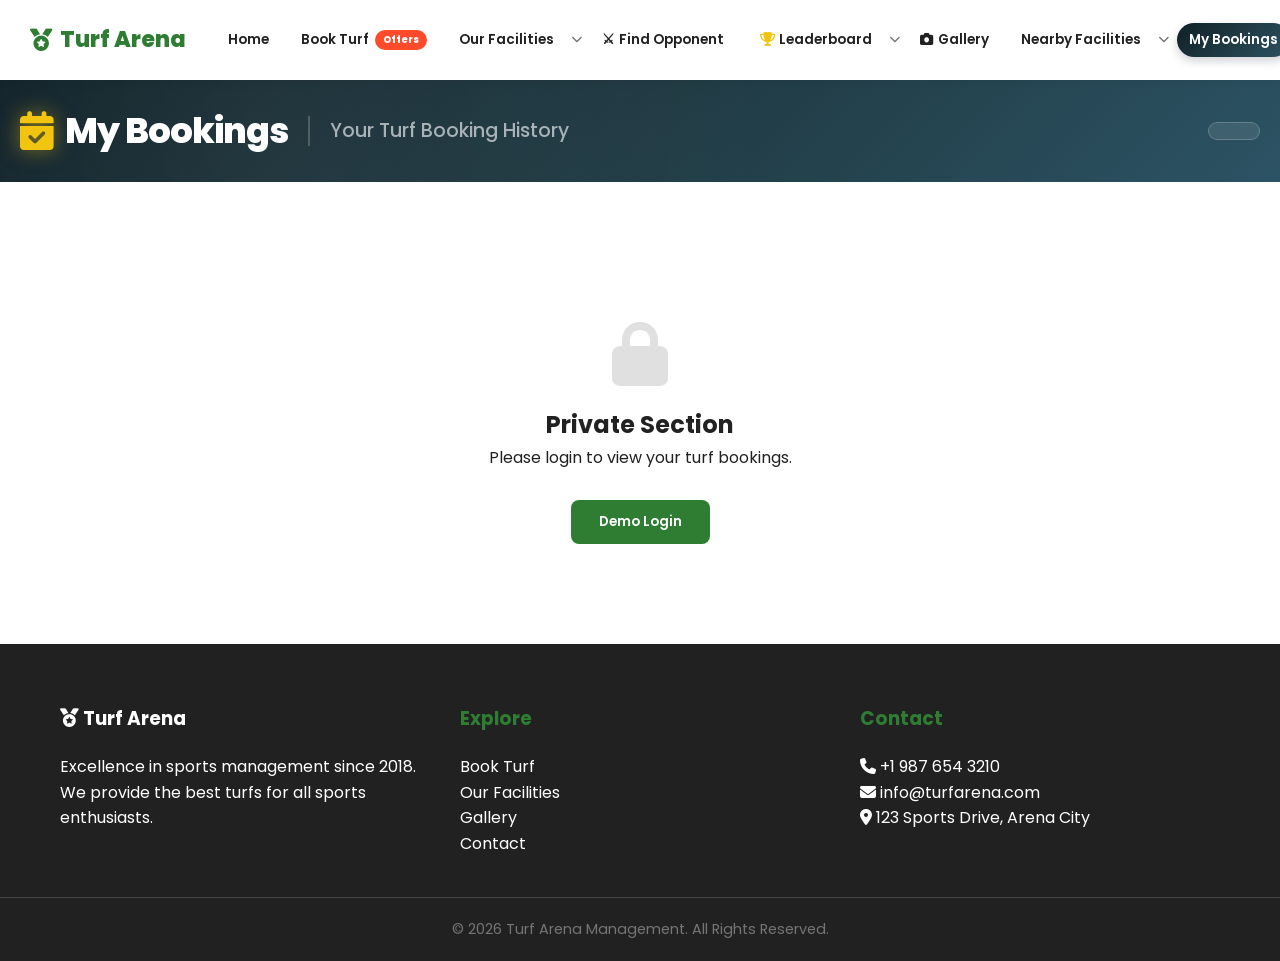
<file: my-bookings.html>
<!DOCTYPE html>
<html lang="en">

<head>
    <meta charset="UTF-8">
    <meta name="viewport" content="width=1200">
    <title>My Bookings | Turf Arena</title>
    <link href="https://fonts.googleapis.com/css2?family=Poppins:wght@300;400;500;600;700;800&display=swap"
        rel="stylesheet">
    <link rel="stylesheet" href="https://cdnjs.cloudflare.com/ajax/libs/font-awesome/6.4.0/css/all.min.css">
    <link rel="stylesheet" href="main.css">
    <link rel="stylesheet" href="navbar.css">
    <link rel="stylesheet" href="responsive.css">
    <link rel="stylesheet" href="page-header.css">
    <!-- Blocking script to prevent login flicker -->
    <script>
        (function () {
            const isLoggedIn = sessionStorage.getItem('isLoggedIn') === 'true';
            document.documentElement.classList.add(isLoggedIn ? 'auth-logged-in' : 'auth-logged-out');
        })();
    </script>
    <style>
        .booking-list {
            display: grid;
            gap: 20px;
        }

        .booking-card {
            background: white;
            padding: 25px;
            border-radius: 12px;
            border-left: 5px solid var(--primary);
            box-shadow: var(--shadow);
            display: flex;
            justify-content: space-between;
            align-items: center;
        }

        .b-title {
            font-size: 1.3rem;
            margin-bottom: 5px;
        }

        .b-info {
            font-size: 0.9rem;
            color: var(--gray);
        }

        .b-status {
            background: #e8f5e9;
            color: var(--primary);
            padding: 5px 12px;
            border-radius: 20px;
            font-weight: 700;
            font-size: 0.8rem;
        }

        .login-guard {
            text-align: center;
            padding: 100px 20px;
        }

        @media (max-width: 768px) {
            .booking-card {
                flex-direction: column;
                align-items: flex-start;
                gap: 15px;
            }
        }
    </style>
</head>

<body>

    <nav class="navbar">
        <div class="container nav-container">
            <a href="index.html" class="logo">
                <i class="fas fa-medal"></i> Turf Arena
            </a>
            <ul class="nav-menu">
                <li><a href="index.html" class="nav-link">Home</a></li>
                <li><a href="our-turfs.html" class="nav-link">Book Turf <span class="nav-badge">Offers</span></a></li>
                <li class="nav-item-dropdown">
                    <div class="dropdown-trigger-group">
                        <a href="facilities.html" class="nav-link">Our Facilities</a>
                        <i class="fas fa-chevron-down dropdown-arrow"></i>
                    </div>
                    <ul class="dropdown-menu">
                        <li><a href="facilities.html#parking" class="dropdown-item">Parking Area</a></li>
                        <li><a href="facilities.html#lights" class="dropdown-item">Flood Lights</a></li>
                        <li><a href="facilities.html#rooms" class="dropdown-item">Changing Rooms</a></li>
                        <li><a href="facilities.html#washrooms" class="dropdown-item">Washrooms</a></li>
                        <li><a href="facilities.html#water" class="dropdown-item">Drinking Water</a></li>
                        <li><a href="facilities.html#rental" class="dropdown-item">Equipment Rental</a></li>
                        <li><a href="facilities.html#aid" class="dropdown-item">First Aid Support</a></li>
                    </ul>
                </li>
                <li>
                    <a href="find-opponent.html" class="nav-link nav-clash-link">
                        <span class="clash-icon-mini">⚔</span> Find Opponent
                        <div class="nav-clash-sparks">
                            <span></span><span></span><span></span>
                            <span></span><span></span><span></span>
                        </div>
                        <span id="headerNotifBadge" class="menu-notif-badge" style="display: none;">0</span>
                    </a>
                </li>
                <li class="nav-item-dropdown" id="leaderboardNavItem">
                    <div class="dropdown-trigger-group">
                        <a href="leaderboard.html" class="nav-link"><i class="fas fa-trophy"
                                style="color: #f1c40f;"></i> Leaderboard</a>
                        <i class="fas fa-chevron-down dropdown-arrow"></i>
                    </div>
                    <div id="leaderboardDropdownMenu" class="dropdown-menu"
                        style="padding: 15px; width: 320px; max-height: 450px; overflow-y: auto; right: -50px; left: auto;">
                        <div
                            style="font-weight: 700; color: var(--accent); margin-bottom: 15px; text-align: center; border-bottom: 2px solid #eee; padding-bottom: 10px;">
                            <i class="fas fa-trophy" style="color: #f1c40f;"></i> Top Rankings
                        </div>
                        <div id="headerLeaderboardList" style="display: flex; flex-direction: column; gap: 10px;"></div>
                        <div style="text-align: center; margin-top: 15px;">
                            <a href="leaderboard.html" class="btn btn-primary"
                                style="padding: 5px 15px; font-size: 0.8rem; width: 100%;">View Full Leaderboard</a>
                        </div>
                    </div>
                </li>
                <li><a href="gallery.html" class="nav-link"><i class="fas fa-camera"></i> Gallery</a></li>
                <li class="nav-item-dropdown">
                    <div class="dropdown-trigger-group">
                        <a href="nearby-facilities.html" class="nav-link">Nearby Facilities</a>
                        <i class="fas fa-chevron-down dropdown-arrow"></i>
                    </div>
                    <ul class="dropdown-menu">
                        <li><a href="nearby-facilities.html#cafe" class="dropdown-item">Cafe</a></li>
                        <li><a href="nearby-facilities.html#shop" class="dropdown-item">Sports Shop</a></li>
                        <li><a href="nearby-facilities.html#parking" class="dropdown-item">Parking Area</a></li>
                        <li><a href="nearby-facilities.html#juice" class="dropdown-item">Juice Center</a></li>
                        <li><a href="nearby-facilities.html#metro" class="dropdown-item">Metro Station</a></li>
                        <li><a href="nearby-facilities.html#bus" class="dropdown-item">Bus Stop</a></li>
                    </ul>
                </li>
                <li><a href="my-bookings.html" class="nav-link active">My Bookings</a></li>
                <li><a href="contact.html" class="nav-link">Contact</a></li>
                <li id="loginItem"><a href="#" class="btn btn-primary" id="loginLink">Demo Login</a></li>
                <li id="profileMenu" class="profile-menu" style="display: none;">
                    <div class="profile-icon"><i class="fas fa-user"></i>
                        <div class="profile-dropdown">
                            <div class="user-info-header">
                                <div class="user-avatar-small">JD</div>
                                <div class="user-name-label">John Doe</div>
                                <div class="user-email-label">john.doe@example.com</div>
                            </div>
                            <a href="profile.html"><i class="fas fa-id-card"></i> My Profile</a>
                            <a href="profile.html" onclick="sessionStorage.setItem('activeProfileTab', 'wallet')"><i
                                    class="fas fa-wallet"></i> My Wallet</a>
                            <a href="my-bookings.html"><i class="fas fa-calendar-check"></i> My Bookings</a>
                            <a href="profile.html"
                                onclick="sessionStorage.setItem('activeProfileTab', 'notifications')"><i
                                    class="fas fa-bell"></i> Notifications</a>
                            <a href="profile.html" onclick="sessionStorage.setItem('activeProfileTab', 'security')"><i
                                    class="fas fa-cog"></i> Account Settings</a>
                            <div style="border-top: 1px solid var(--border); margin-top: 5px;">
                                <a href="#" id="logoutBtn" class="logout-link"><i class="fas fa-sign-out-alt"></i>
                                    Logout</a>
                            </div>
                        </div>
                    </div>
                    <div class="universal-notif" id="universalBell" style="display: none;">
                        <i class="fas fa-bell"></i>
                        <div class="universal-badge" id="universalDot" style="display: none;"></div>
                    </div>
                </li>
            </ul>
            <div class="menu-toggle"><i class="fas fa-bars"></i></div>
        </div>
    </nav>

    <!-- Page Header -->
    <div class="page-hero">
        <div class="page-hero-content">
            <div class="page-hero-title-group">
                <h1 class="page-hero-title"><i class="fas fa-calendar-check"></i> My Bookings</h1>
                <p class="page-hero-subtitle">Your Turf Booking History</p>
            </div>
            <div class="page-hero-filter hidden"></div>
        </div>
    </div>

    <section class="container" style="padding-top: 40px;">
        <div id="bookingContent">
            <!-- Guard or Content -->
        </div>
    </section>

    <footer class="footer">
        <div class="container footer-grid">
            <div class="footer-col">
                <h3 style="color: white;"><i class="fas fa-medal"></i> Turf Arena</h3>
                <p>Excellence in sports management since 2018. We provide the best turfs for all sports
                    enthusiasts.</p>
            </div>
            <div class="footer-col">
                <h3>Explore</h3>
                <ul style="list-style: none;">
                    <li><a href="our-turfs.html" style="color: white; text-decoration: none;">Book Turf</a></li>
                    <li><a href="facilities.html" style="color: white; text-decoration: none;">Our Facilities</a></li>
                    <li><a href="gallery.html" style="color: white; text-decoration: none;">Gallery</a></li>
                    <li><a href="contact.html" style="color: white; text-decoration: none;">Contact</a></li>
                </ul>
            </div>
            <div class="footer-col">
                <h3>Contact</h3>
                <p><i class="fas fa-phone"></i> +1 987 654 3210</p>
                <p><i class="fas fa-envelope"></i> info@turfarena.com</p>
                <p><i class="fas fa-location-dot"></i> 123 Sports Drive, Arena City</p>
            </div>
        </div>
        <div class="footer-bottom">
            <p>&copy; 2026 Turf Arena Management. All Rights Reserved.</p>
        </div>
    </footer>

    <script src="dummy-data.js"></script>
    <script src="navbar.js"></script>
    <script src="login.js"></script>
    <script src="ui.js"></script>
    <script>
        document.addEventListener('DOMContentLoaded', () => {
            const content = document.getElementById('bookingContent');
            const isLoggedIn = sessionStorage.getItem('isLoggedIn') === 'true';

            if (!isLoggedIn) {
                content.innerHTML = `
                    <div class="login-guard">
                        <i class="fas fa-lock" style="font-size: 4rem; color: var(--border); margin-bottom: 20px;"></i>
                        <h2>Private Section</h2>
                        <p style="margin-bottom: 30px;">Please login to view your turf bookings.</p>
                        <button class="btn btn-primary" onclick="document.getElementById('loginLink').click()">Demo Login</button>
                    </div>
                `;
            } else {
                const history = JSON.parse(localStorage.getItem('user_history') || '[]');
                const all = [...window.arenaData.bookings, ...history];

                content.innerHTML = `
                    <h1 class="section-title">My Turf Bookings</h1>
                    <div class="booking-list">
                        ${all.map(b => {
                    // Find turf image from arenaData
                    const turfObj = window.arenaData.turfs.find(t => t.name === (b.turf || b.facility));
                    const turfImg = turfObj ? turfObj.images[0] : 'hero.jpg';

                    // Mock: Randomly mark some user challenges as "Accepted" for demo variety
                    const isAccepted = b.pwo && Math.random() > 0.6;

                    return `
                            <div class="booking-card" style="border-left: 8px solid ${isAccepted ? '#ff9800' : 'var(--primary)'}; display: flex; gap: 20px; padding: 20px;">
                                <div style="width: 120px; height: 120px; flex-shrink: 0; border-radius: 12px; overflow: hidden; box-shadow: 0 4px 10px rgba(0,0,0,0.1);">
                                    <img src="${turfImg}" style="width: 100%; height: 100%; object-fit: cover;">
                                </div>
                                <div style="flex: 1;">
                                    <div class="b-title" style="display: flex; align-items: center; gap: 10px; font-weight: 800;">
                                        ${b.turf || b.facility}
                                        ${b.pwo ? `<span style="background: #e1f5fe; color: #0288d1; font-size: 0.65rem; padding: 2px 8px; border-radius: 4px; font-weight: 700; text-transform: uppercase;"><i class="fas fa-shield-halved"></i> Open Challenge</span>` : ''}
                                        ${b.rec ? `<span style="background: #f4ecf7; color: #8e44ad; font-size: 0.65rem; padding: 2px 8px; border-radius: 4px; font-weight: 700; text-transform: uppercase;"><i class="fas fa-user-plus"></i> Teammates Needed (${b.recPlayers})</span>` : ''}
                                    </div>
                                    <div class="b-info" style="margin-top: 10px; display: flex; flex-wrap: wrap; gap: 15px;">
                                        <span title="Date"><i class="fas fa-calendar-alt"></i> ${b.date}</span>
                                        <span title="Time"><i class="fas fa-clock"></i> ${b.time}</span>
                                        <span style="background: #f5f5f5; padding: 2px 8px; border-radius: 4px; font-weight: 600; font-size: 0.8rem;" title="Duration">
                                            <i class="fas fa-hourglass-half"></i> ${b.duration || '1 hr'}
                                        </span>
                                    </div>
                                    <div style="margin-top: 15px; display: flex; flex-wrap: wrap; gap: 20px; border-top: 1px solid #f0f0f0; padding-top: 10px;">
                                        <span style="color: ${b.pwo ? '#27ae60' : '#888'}; font-weight: 600; font-size: 0.85rem;">
                                            <i class="fas fa-bullhorn"></i> Challenge Opened: <strong>${b.pwo ? 'YES' : 'NO'}</strong>
                                        </span>
                                        <span style="color: ${isAccepted ? '#ff9800' : '#888'}; font-weight: 600; font-size: 0.85rem;">
                                            <i class="fas fa-handshake"></i> Opponent Joined: <strong>${isAccepted ? 'YES' : 'NO'}</strong>
                                        </span>
                                        ${b.rec ? `<span style="color: #8e44ad; font-weight: 600; font-size: 0.85rem;"><i class="fas fa-users"></i> Required: <strong>${b.recPlayers} Players</strong></span>` : ''}
                                    </div>
                                </div>
                                <div style="text-align: right; min-width: 155px; display: flex; flex-direction: column; gap: 8px; justify-content: center;">
                                    <div style="font-size: 1.35rem; font-weight: 800; color: var(--accent); margin-bottom: 5px;">₹${b.price}</div>
                                    <span class="b-status" style="display: block; width: 100%; text-align: center; background: #e8f5e9; color: #2e7d32; padding: 6px 12px; border-radius: 20px; font-size: 0.75rem; font-weight: 700; border: 1px solid #c8e6c9;">
                                        <i class="fas fa-check-circle"></i> Confirmed
                                    </span>
                                    ${b.rec ? `
                                    <span class="b-status" style="display: block; width: 100%; text-align: center; background: #f4ecf7; color: #8e44ad; padding: 6px 12px; border-radius: 20px; font-size: 0.75rem; font-weight: 700; border: 1px dashed #8e44ad;">
                                        <i class="fas fa-users-viewfinder"></i> Joiners Required
                                    </span>
                                    ` : ''}
                                    ${isAccepted ? `
                                    <span class="b-status" style="display: block; width: 100%; text-align: center; background: #fff3e0; color: #ff9800; padding: 6px 12px; border-radius: 20px; font-size: 0.75rem; font-weight: 700; border: 1px solid #ffe0b2;">
                                        <i class="fas fa-handshake"></i> Opponent Joined
                                    </span>
                                    ` : ''}
                                </div>
                            </div>
                        `}).join('')}
                    </div>
                `;
            }
        });
    </script>
</body>

</html>
</file>
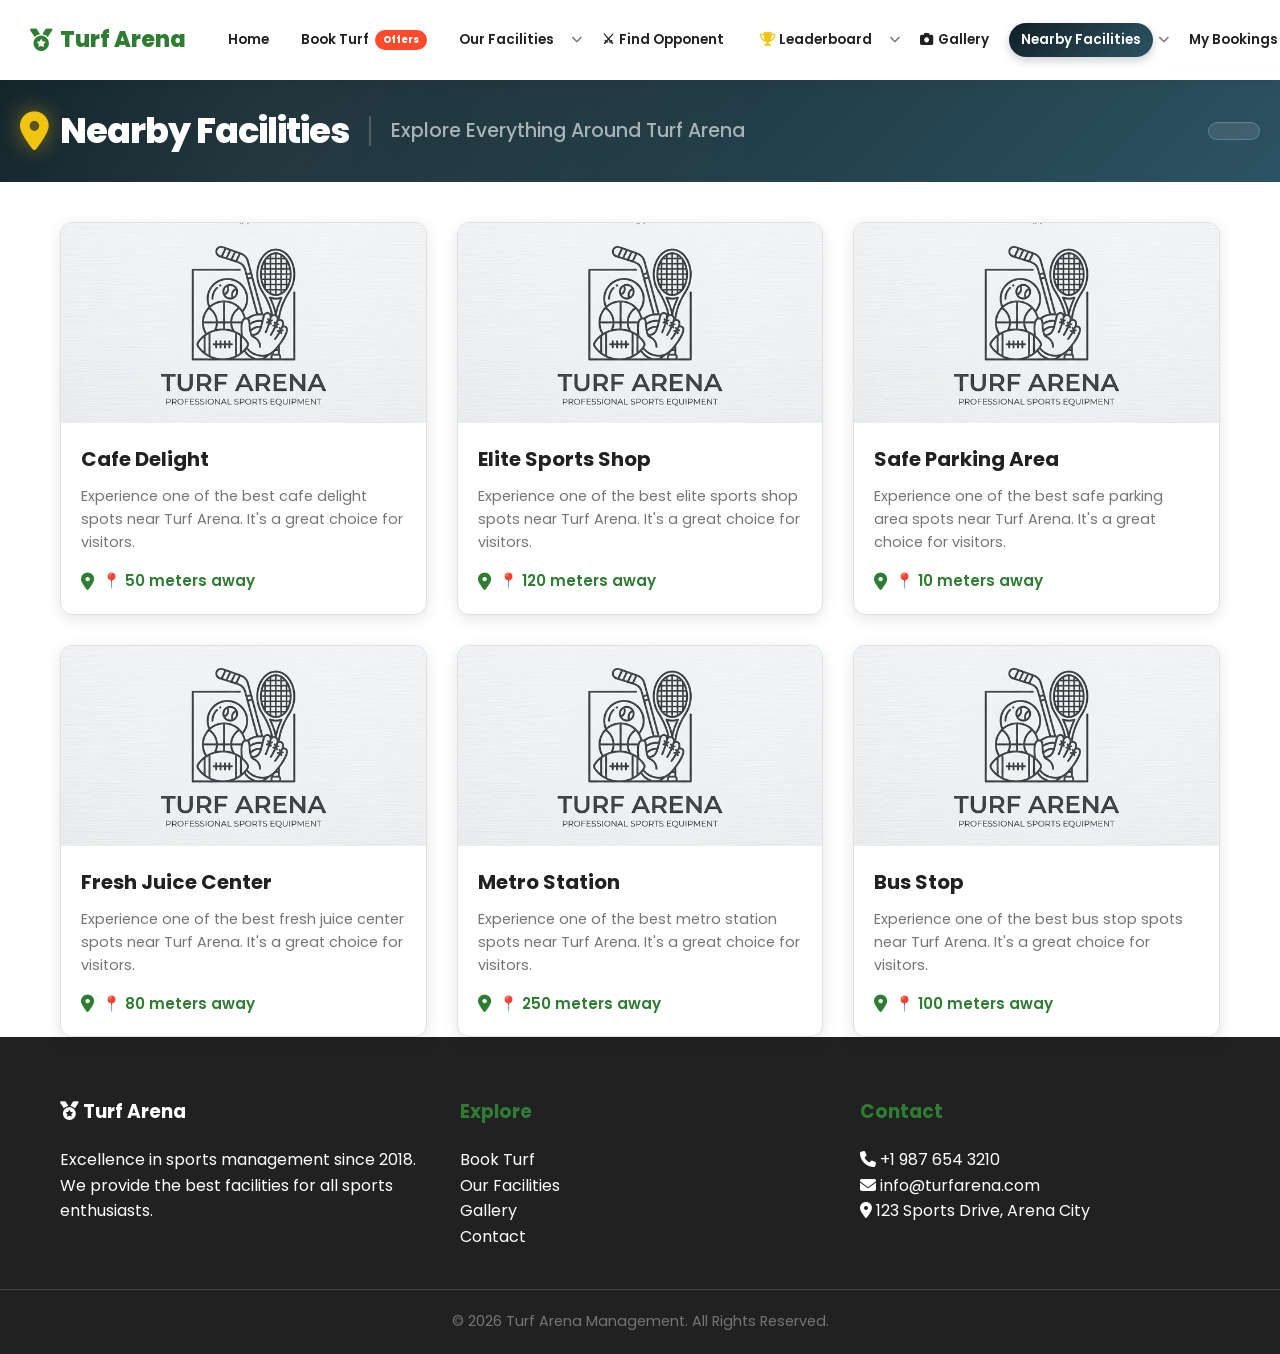
<file: nearby-facilities.html>
<!DOCTYPE html>
<html lang="en">

<head>
    <meta charset="UTF-8">
    <meta name="viewport" content="width=1200">
    <title>Nearby Facilities | Turf Arena</title>
    <link href="https://fonts.googleapis.com/css2?family=Poppins:wght@300;400;500;600;700;800&display=swap"
        rel="stylesheet">
    <link rel="stylesheet" href="https://cdnjs.cloudflare.com/ajax/libs/font-awesome/6.4.0/css/all.min.css">
    <link rel="stylesheet" href="main.css">
    <link rel="stylesheet" href="navbar.css">
    <link rel="stylesheet" href="cards.css">
    <link rel="stylesheet" href="responsive.css">
    <link rel="stylesheet" href="page-header.css">
    <style>
        .nearby-card {
            cursor: pointer;
        }

        .nearby-card:hover {
            transform: scale(1.02);
        }

        .modal-body-content {
            display: grid;
            grid-template-columns: 1fr 1fr;
            gap: 30px;
        }

        @media (max-width: 768px) {
            .modal-body-content {
                grid-template-columns: 1fr;
            }
        }
    </style>
    <!-- Blocking script to prevent login flicker -->
    <script>
        (function () {
            const isLoggedIn = sessionStorage.getItem('isLoggedIn') === 'true';
            document.documentElement.classList.add(isLoggedIn ? 'auth-logged-in' : 'auth-logged-out');
        })();
    </script>
</head>

<body>

    <nav class="navbar">
        <div class="container nav-container">
            <a href="index.html" class="logo">
                <i class="fas fa-medal"></i> Turf Arena
            </a>
            <ul class="nav-menu">
                <li><a href="index.html" class="nav-link">Home</a></li>
                <li><a href="our-turfs.html" class="nav-link">Book Turf <span class="nav-badge">Offers</span></a></li>
                <li class="nav-item-dropdown">
                    <div class="dropdown-trigger-group">
                        <a href="facilities.html" class="nav-link">Our Facilities</a>
                        <i class="fas fa-chevron-down dropdown-arrow"></i>
                    </div>
                    <ul class="dropdown-menu">
                        <li><a href="facilities.html#parking" class="dropdown-item">Parking Area</a></li>
                        <li><a href="facilities.html#lights" class="dropdown-item">Flood Lights</a></li>
                        <li><a href="facilities.html#rooms" class="dropdown-item">Changing Rooms</a></li>
                        <li><a href="facilities.html#washrooms" class="dropdown-item">Washrooms</a></li>
                        <li><a href="facilities.html#water" class="dropdown-item">Drinking Water</a></li>
                        <li><a href="facilities.html#rental" class="dropdown-item">Equipment Rental</a></li>
                        <li><a href="facilities.html#aid" class="dropdown-item">First Aid Support</a></li>
                    </ul>
                </li>
                <li>
                    <a href="find-opponent.html" class="nav-link nav-clash-link">
                        <span class="clash-icon-mini">⚔</span> Find Opponent
                        <div class="nav-clash-sparks">
                            <span></span><span></span><span></span>
                            <span></span><span></span><span></span>
                        </div>
                        <span id="headerNotifBadge" class="menu-notif-badge" style="display: none;">0</span>
                    </a>
                </li>
                <li class="nav-item-dropdown" id="leaderboardNavItem">
                    <div class="dropdown-trigger-group">
                        <a href="leaderboard.html" class="nav-link"><i class="fas fa-trophy"
                                style="color: #f1c40f;"></i> Leaderboard</a>
                        <i class="fas fa-chevron-down dropdown-arrow"></i>
                    </div>
                    <div id="leaderboardDropdownMenu" class="dropdown-menu"
                        style="padding: 15px; width: 320px; max-height: 450px; overflow-y: auto; right: -50px; left: auto;">
                        <div
                            style="font-weight: 700; color: var(--accent); margin-bottom: 15px; text-align: center; border-bottom: 2px solid #eee; padding-bottom: 10px;">
                            <i class="fas fa-trophy" style="color: #f1c40f;"></i> Top Rankings
                        </div>
                        <div id="headerLeaderboardList" style="display: flex; flex-direction: column; gap: 10px;"></div>
                        <div style="text-align: center; margin-top: 15px;">
                            <a href="leaderboard.html" class="btn btn-primary"
                                style="padding: 5px 15px; font-size: 0.8rem; width: 100%;">View Full Leaderboard</a>
                        </div>
                    </div>
                </li>
                <li><a href="gallery.html" class="nav-link"><i class="fas fa-camera"></i> Gallery</a></li>
                <li class="nav-item-dropdown">
                    <div class="dropdown-trigger-group">
                        <a href="nearby-facilities.html" class="nav-link active">Nearby Facilities</a>
                        <i class="fas fa-chevron-down dropdown-arrow"></i>
                    </div>
                    <ul class="dropdown-menu">
                        <li><a href="nearby-facilities.html#cafe" class="dropdown-item">Cafe</a></li>
                        <li><a href="nearby-facilities.html#shop" class="dropdown-item">Sports Shop</a></li>
                        <li><a href="nearby-facilities.html#parking" class="dropdown-item">Parking Area</a></li>
                        <li><a href="nearby-facilities.html#juice" class="dropdown-item">Juice Center</a></li>
                        <li><a href="nearby-facilities.html#metro" class="dropdown-item">Metro Station</a></li>
                        <li><a href="nearby-facilities.html#bus" class="dropdown-item">Bus Stop</a></li>
                    </ul>
                </li>
                <li><a href="my-bookings.html" class="nav-link">My Bookings</a></li>
                <li><a href="contact.html" class="nav-link">Contact</a></li>
                <li id="loginItem"><a href="#" class="btn btn-primary" id="loginLink">Demo Login</a></li>
                <li id="profileMenu" class="profile-menu" style="display: none;">
                    <div class="profile-icon"><i class="fas fa-user"></i>
                        <div class="profile-dropdown">
                            <div class="user-info-header">
                                <div class="user-avatar-small">JD</div>
                                <div class="user-name-label">John Doe</div>
                                <div class="user-email-label">john.doe@example.com</div>
                            </div>
                            <a href="profile.html"><i class="fas fa-id-card"></i> My Profile</a>
                            <a href="profile.html" onclick="sessionStorage.setItem('activeProfileTab', 'wallet')"><i
                                    class="fas fa-wallet"></i> My Wallet</a>
                            <a href="my-bookings.html"><i class="fas fa-calendar-check"></i> My Bookings</a>
                            <a href="profile.html"
                                onclick="sessionStorage.setItem('activeProfileTab', 'notifications')"><i
                                    class="fas fa-bell"></i> Notifications</a>
                            <a href="profile.html" onclick="sessionStorage.setItem('activeProfileTab', 'security')"><i
                                    class="fas fa-cog"></i> Account Settings</a>
                            <div style="border-top: 1px solid var(--border); margin-top: 5px;">
                                <a href="#" id="logoutBtn" class="logout-link"><i class="fas fa-sign-out-alt"></i>
                                    Logout</a>
                            </div>
                        </div>
                    </div>
                    <div class="universal-notif" id="universalBell" style="display: none;">
                        <i class="fas fa-bell"></i>
                        <div class="universal-badge" id="universalDot" style="display: none;"></div>
                    </div>
                </li>
            </ul>
            <div class="menu-toggle"><i class="fas fa-bars"></i></div>
        </div>
    </nav>

    <!-- Page Header -->
    <div class="page-hero">
        <div class="page-hero-content">
            <div class="page-hero-title-group">
                <h1 class="page-hero-title"><i class="fas fa-map-marker-alt"></i> Nearby Facilities</h1>
                <p class="page-hero-subtitle">Explore Everything Around Turf Arena</p>
            </div>
            <div class="page-hero-filter hidden"></div>
        </div>
    </div>

    <section class="container" style="padding-top: 40px;">

        <div class="grid-layout" id="nearbyGrid">
            <!-- Dynamic Content -->
        </div>
    </section>

    <!-- Modal for Details -->
    <div id="nearbyModal" class="modal"
        style="display: none; position: fixed; z-index: 4000; left: 0; top: 0; width: 100%; height: 100%; background: rgba(0,0,0,0.8); align-items: center; justify-content: center;">
        <div class="modal-content"
            style="background: white; padding: 40px; border-radius: 20px; max-width: 800px; width: 90%; position: relative;">
            <span id="closeModal"
                style="position: absolute; right: 20px; top: 20px; font-size: 2rem; cursor: pointer;">&times;</span>
            <div id="modalContent" class="modal-body-content">
                <!-- Inner Content -->
            </div>
        </div>
    </div>

    <footer class="footer">
        <div class="container footer-grid">
            <div class="footer-col">
                <h3 style="color: white;"><i class="fas fa-medal"></i> Turf Arena</h3>
                <p>Excellence in sports management since 2018. We provide the best facilities for all sports
                    enthusiasts.</p>
            </div>
            <div class="footer-col">
                <h3>Explore</h3>
                <ul style="list-style: none;">
                    <li><a href="our-turfs.html" style="color: white; text-decoration: none;">Book Turf</a></li>
                    <li><a href="facilities.html" style="color: white; text-decoration: none;">Our Facilities</a></li>
                    <li><a href="gallery.html" style="color: white; text-decoration: none;">Gallery</a></li>
                    <li><a href="contact.html" style="color: white; text-decoration: none;">Contact</a></li>
                </ul>
            </div>
            <div class="footer-col">
                <h3>Contact</h3>
                <p><i class="fas fa-phone"></i> +1 987 654 3210</p>
                <p><i class="fas fa-envelope"></i> info@turfarena.com</p>
                <p><i class="fas fa-location-dot"></i> 123 Sports Drive, Arena City</p>
            </div>
        </div>
        <div class="footer-bottom">
            <p>&copy; 2026 Turf Arena Management. All Rights Reserved.</p>
        </div>
    </footer>

    <script src="dummy-data.js"></script>
    <script src="navbar.js"></script>
    <script src="login.js"></script>
    <script src="ui.js"></script>
    <script>
        document.addEventListener('DOMContentLoaded', () => {
            const grid = document.getElementById('nearbyGrid');
            if (!grid || !window.arenaData.nearby) return;

            grid.innerHTML = window.arenaData.nearby.map((item, index) => `
                <div class="card nearby-card" id="${item.id}" onclick="showNearbyDetail(${index})">
                    <div class="card-img">
                        <img src="${item.img}" alt="${item.name}">
                    </div>
                    <div class="card-content">
                        <h3 class="card-title">${item.name}</h3>
                        <p class="card-desc">Experience one of the best ${item.name.toLowerCase()} spots near Turf Arena. It's a great choice for visitors.</p>
                        <div class="card-location" style="display: flex; align-items: center; gap: 8px; color: var(--primary); font-weight: 600; margin-top: 15px;">
                            <i class="fas fa-map-marker-alt" onclick="event.stopPropagation(); window.open('https://www.google.com/maps?q=${encodeURIComponent(item.name + ' Turf Arena')}', '_blank')"></i>
                            <span>📍 ${item.distance} away</span>
                        </div>
                    </div>
                </div>
            `).join('');

            const modal = document.getElementById('nearbyModal');
            const modalContent = document.getElementById('modalContent');
            const closeBtn = document.getElementById('closeModal');

            window.showNearbyDetail = (index) => {
                const item = window.arenaData.nearby[index];
                if (!item) return;

                modalContent.innerHTML = `
                    <div style="height: 300px; border-radius: 12px; overflow: hidden;">
                        <img src="${item.img}" style="width: 100%; height: 100%; object-fit: cover;">
                    </div>
                    <div>
                        <h2 style="color: var(--primary); margin-bottom: 15px;">${item.name}</h2>
                        <p style="margin-bottom: 20px;">This facility is located conveniently near the Arena, providing essential services for all our patrons.</p>
                        <div style="background: var(--light-gray); padding: 20px; border-radius: 12px;">
                            <p><strong><i class="fas fa-route"></i> Distance:</strong> ${item.distance}</p>
                            <p style="margin-top: 10px;"><strong><i class="fas fa-location-arrow"></i> Location:</strong> Just a short walk from the Arena main gate.</p>
                            <button class="btn btn-primary" style="width: 100%; margin-top: 20px;" 
                                onclick="window.open('https://www.google.com/maps?q=${encodeURIComponent(item.name + ' Turf Arena')}', '_blank')">
                                <i class="fas fa-directions"></i> Get Directions
                            </button>
                        </div>
                    </div>
                `;
                modal.style.display = 'flex';
            };

            if (closeBtn) closeBtn.onclick = () => modal.style.display = 'none';
            window.onclick = (event) => { if (event.target == modal) modal.style.display = 'none'; };
        });
    </script>
</body>

</html>
</file>
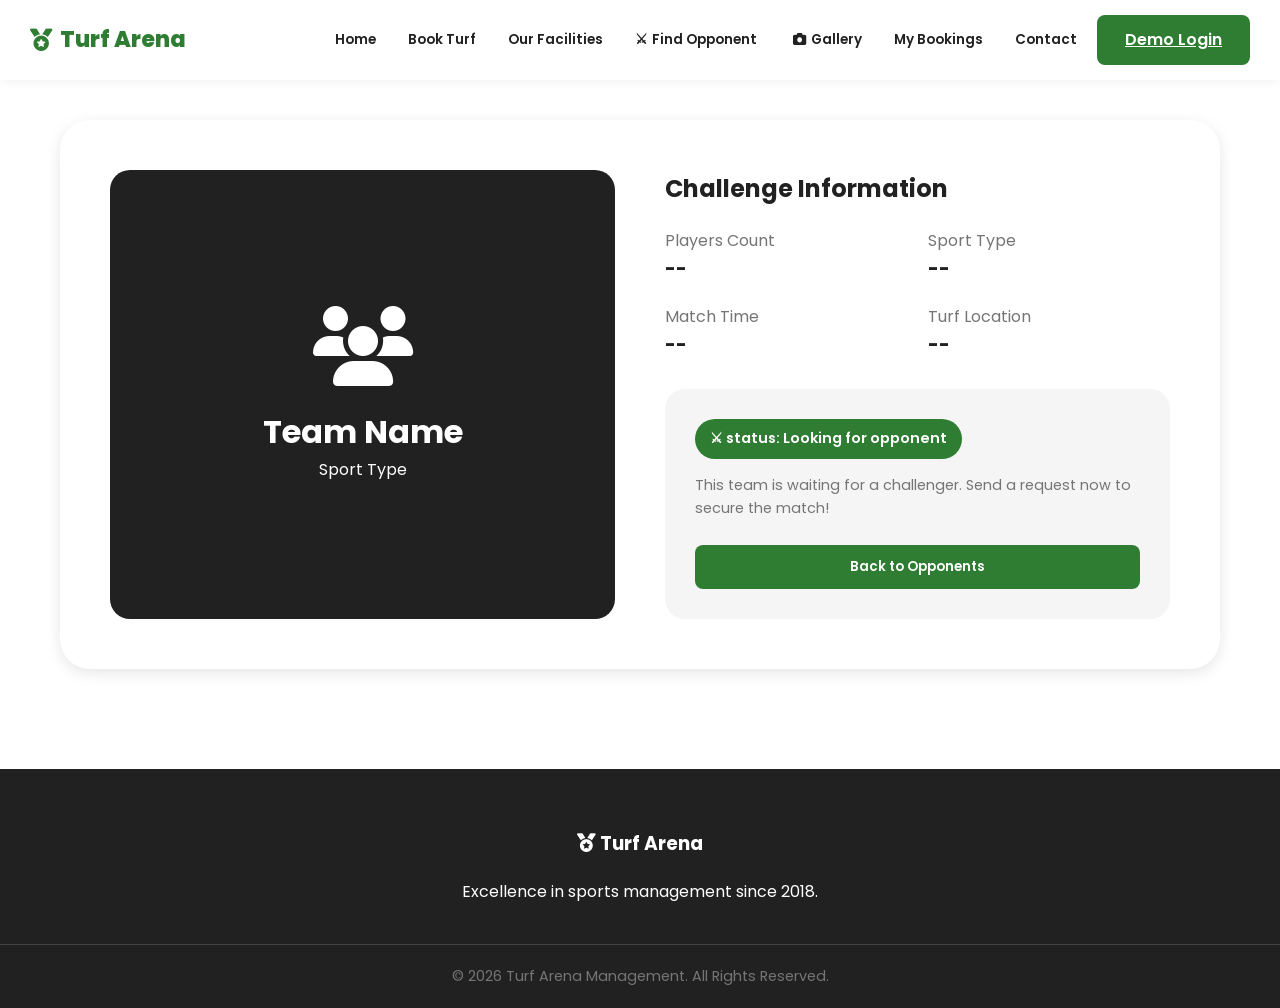
<file: opponent-details.html>
<!DOCTYPE html>
<html lang="en">

<head>
    <meta charset="UTF-8">
    <meta name="viewport" content="width=1200">
    <title>Challenge Details | Turf Arena</title>
    <link href="https://fonts.googleapis.com/css2?family=Poppins:wght@300;400;500;600;700;800&display=swap"
        rel="stylesheet">
    <link rel="stylesheet" href="https://cdnjs.cloudflare.com/ajax/libs/font-awesome/6.4.0/css/all.min.css">
    <link rel="stylesheet" href="main.css">
    <link rel="stylesheet" href="navbar.css">
    <link rel="stylesheet" href="responsive.css">
    <style>
        .details-container {
            background: white;
            padding: 50px;
            border-radius: 30px;
            box-shadow: var(--shadow);
            margin-top: 40px;
            display: grid;
            grid-template-columns: 1fr 1fr;
            gap: 50px;
        }

        .status-box {
            background: var(--light-gray);
            padding: 30px;
            border-radius: 20px;
            margin-top: 30px;
        }

        .status-tag {
            padding: 8px 15px;
            border-radius: 20px;
            font-size: 0.9rem;
            font-weight: 600;
            background: var(--primary);
            color: white;
            display: inline-block;
            margin-bottom: 15px;
        }

        @media (max-width: 768px) {
            .details-container {
                grid-template-columns: 1fr;
                padding: 30px;
            }
        }
    </style>
    <!-- Blocking script to prevent login flicker -->
    <script>
        (function () {
            const isLoggedIn = sessionStorage.getItem('isLoggedIn') === 'true';
            document.documentElement.classList.add(isLoggedIn ? 'auth-logged-in' : 'auth-logged-out');
        })();
    </script>
</head>

<body>

    <nav class="navbar">
        <div class="container nav-container">
            <a href="index.html" class="logo">
                <i class="fas fa-medal"></i> Turf Arena
            </a>
            <ul class="nav-menu">
                <li><a href="index.html" class="nav-link">Home</a></li>
                <li><a href="our-turfs.html" class="nav-link">Book Turf</a></li>
                <li><a href="facilities.html" class="nav-link">Our Facilities</a></li>
                <li>
                    <a href="find-opponent.html" class="nav-link nav-clash-link">
                        <span class="clash-icon-mini">⚔</span> Find Opponent
                        <div class="nav-clash-sparks">
                            <span></span><span></span><span></span>
                            <span></span><span></span><span></span>
                        </div>
                        <span id="headerNotifBadge" class="menu-notif-badge" style="display: none;">0</span>
                    </a>
                </li>
                <li><a href="gallery.html" class="nav-link"><i class="fas fa-camera"></i> Gallery</a></li>
                <li><a href="my-bookings.html" class="nav-link">My Bookings</a></li>
                <li><a href="contact.html" class="nav-link">Contact</a></li>
                <li id="loginItem"><a href="#" class="btn btn-primary" id="loginLink">Demo Login</a></li>
                <li id="profileMenu" class="profile-menu" style="display: none;">
                    <div class="profile-icon"><i class="fas fa-user"></i>
                        <div class="profile-dropdown">
                            <div class="user-info-header">
                                <div class="user-avatar-small">JD</div>
                                <div class="user-name-label">John Doe</div>
                                <div class="user-email-label">john.doe@example.com</div>
                            </div>
                            <a href="profile.html"><i class="fas fa-id-card"></i> My Profile</a>
                            <a href="profile.html" onclick="sessionStorage.setItem('activeProfileTab', 'wallet')"><i
                                    class="fas fa-wallet"></i> My Wallet</a>
                            <a href="my-bookings.html"><i class="fas fa-calendar-check"></i> My Bookings</a>
                            <a href="profile.html"
                                onclick="sessionStorage.setItem('activeProfileTab', 'notifications')"><i
                                    class="fas fa-bell"></i> Notifications</a>
                            <a href="profile.html" onclick="sessionStorage.setItem('activeProfileTab', 'security')"><i
                                    class="fas fa-cog"></i> Account Settings</a>
                            <div style="border-top: 1px solid var(--border); margin-top: 5px;">
                                <a href="#" id="logoutBtn" class="logout-link"><i class="fas fa-sign-out-alt"></i>
                                    Logout</a>
                            </div>
                        </div>
                    </div>
                    <div class="universal-notif" id="universalBell" style="display: none;">
                        <i class="fas fa-bell"></i>
                        <div class="universal-badge" id="universalDot" style="display: none;"></div>
                    </div>
                </li>
            </ul>
        </div>
    </nav>

    <div class="container">
        <div class="details-container">
            <div id="teamInfoGraphic"
                style="display: flex; flex-direction: column; align-items: center; justify-content: center; background: var(--accent); color: white; border-radius: 20px; min-height: 300px;">
                <i class="fas fa-users" style="font-size: 5rem; margin-bottom: 20px;"></i>
                <h1 id="detTeamName">Team Name</h1>
                <p id="detSport">Sport Type</p>
            </div>

            <div class="info-content">
                <h2 style="margin-bottom: 20px;">Challenge Information</h2>
                <div style="display: grid; grid-template-columns: 1fr 1fr; gap: 20px;">
                    <div>
                        <p style="color: var(--gray);">Players Count</p>
                        <h3 id="detPlayers">--</h3>
                    </div>
                    <div>
                        <p style="color: var(--gray);">Sport Type</p>
                        <h3 id="detSportType">--</h3>
                    </div>
                    <div>
                        <p style="color: var(--gray);">Match Time</p>
                        <h3 id="detTime">--</h3>
                    </div>
                    <div>
                        <p style="color: var(--gray);">Turf Location</p>
                        <h3 id="detLocation">--</h3>
                    </div>
                </div>

                <div class="status-box">
                    <div class="status-tag">⚔ status: Looking for opponent</div>
                    <p style="font-size: 0.9rem; color: var(--gray);">This team is waiting for a challenger. Send a
                        request now to secure the match!</p>
                    <button class="btn btn-primary" style="width: 100%; margin-top: 25px;"
                        onclick="window.location.href='find-opponent.html'">Back to Opponents</button>
                </div>
            </div>
        </div>
    </div>

    <footer class="footer" style="margin-top: 100px;">
        <div class="container footer-grid">
            <div class="footer-col" style="text-align: center;">
                <h3 style="color: white;"><i class="fas fa-medal"></i> Turf Arena</h3>
                <p>Excellence in sports management since 2018.</p>
            </div>
        </div>
        <div class="footer-bottom">
            <p>&copy; 2026 Turf Arena Management. All Rights Reserved.</p>
        </div>
    </footer>

    <script src="dummy-data.js"></script>
    <script src="navbar.js"></script>
    <script src="login.js"></script>
    <script src="ui.js"></script>
    <script>
        document.addEventListener('DOMContentLoaded', () => {
            const params = new URLSearchParams(window.location.search);
            const id = params.get('id');
            const ch = window.arenaData.challenges.find(c => c.id === id);

            if (ch) {
                document.getElementById('detTeamName').innerText = ch.teamName;
                document.getElementById('detSport').innerText = ch.sport;
                document.getElementById('detPlayers').innerText = ch.players;
                document.getElementById('detSportType').innerText = ch.sport;
                document.getElementById('detTime').innerText = ch.time;
                document.getElementById('detLocation').innerText = ch.location;
            }
        });
    </script>
</body>

</html>
</file>
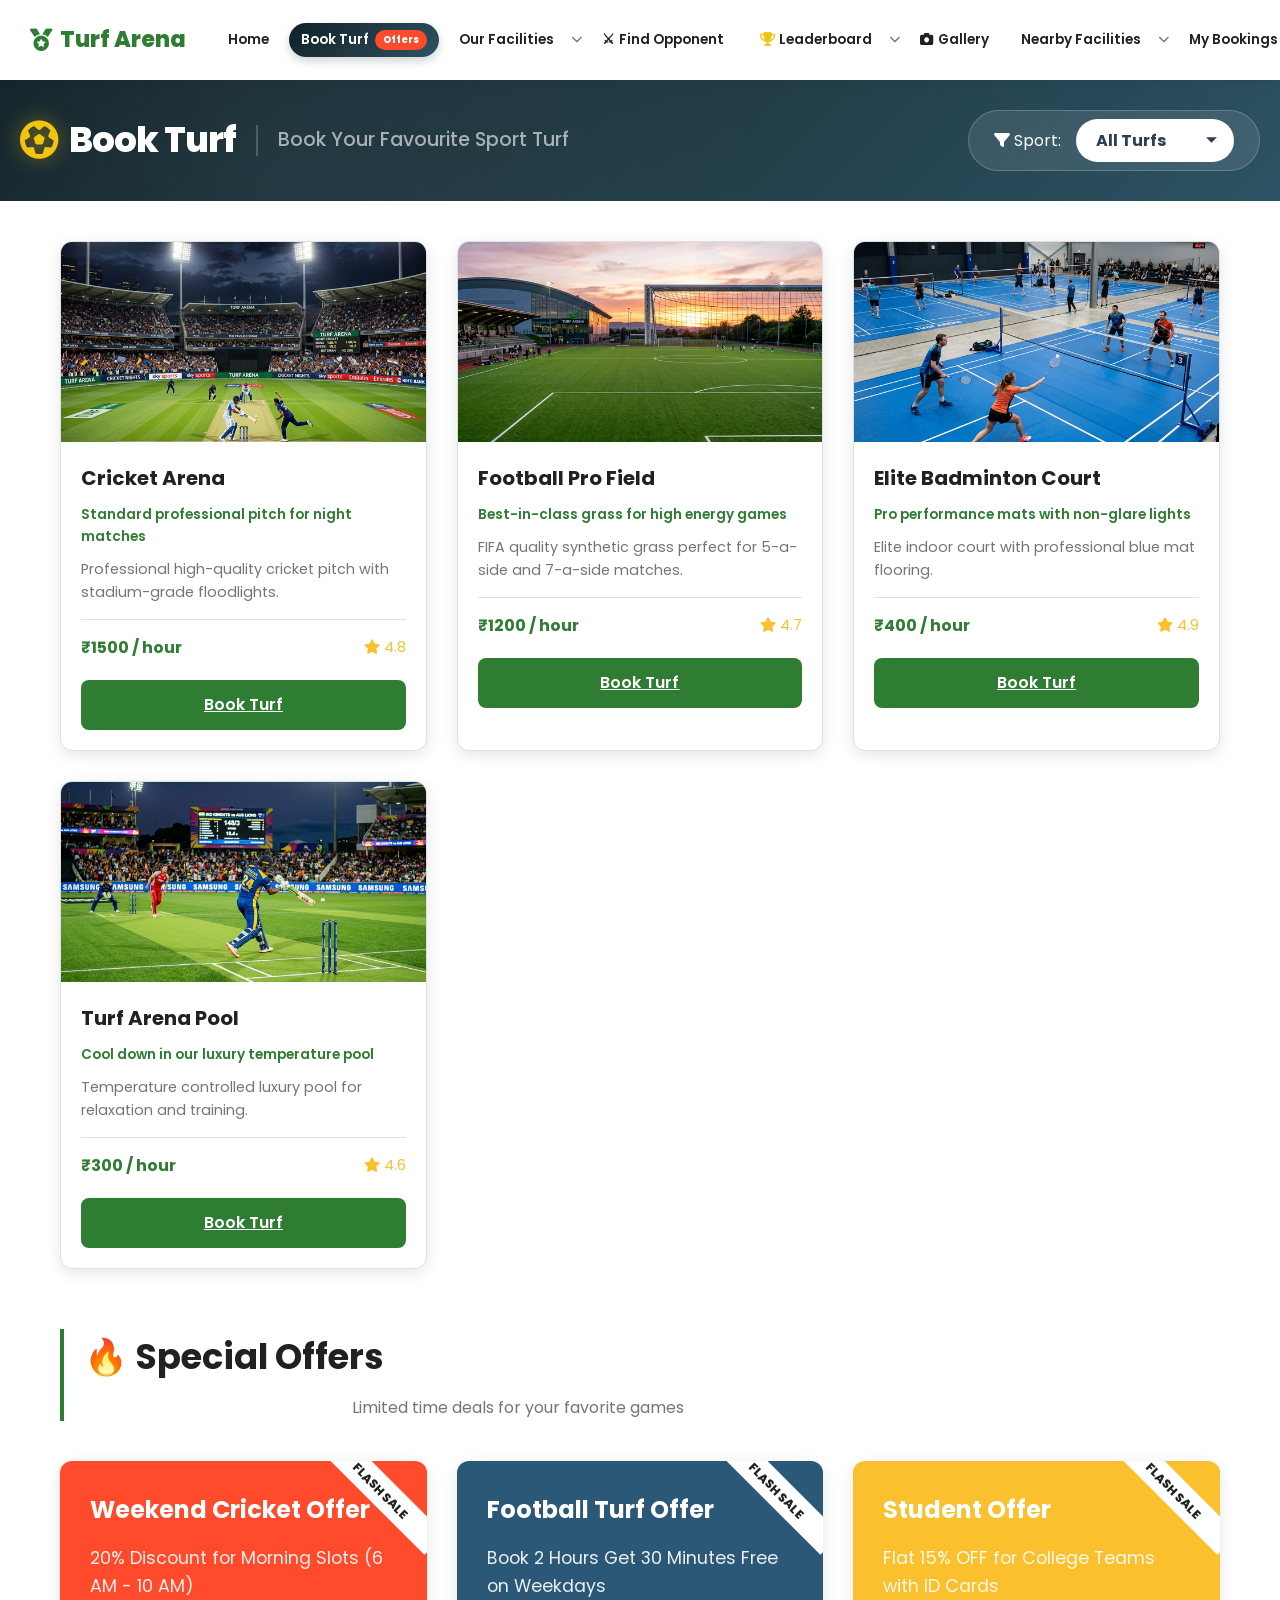
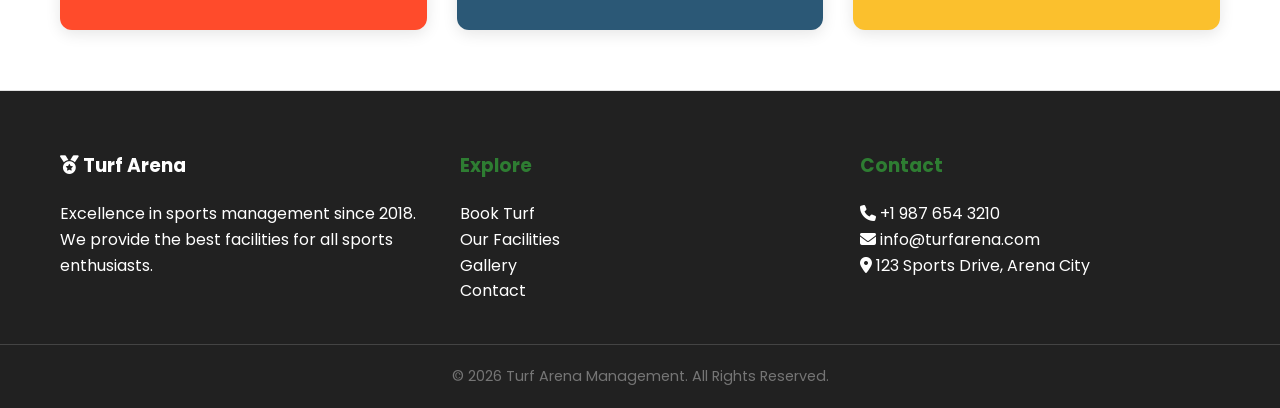
<file: our-turfs.html>
<!DOCTYPE html>
<html lang="en">

<head>
    <meta charset="UTF-8">
    <meta name="viewport" content="width=1200">
    <title>Book Turf | Turf Arena</title>
    <link href="https://fonts.googleapis.com/css2?family=Poppins:wght@300;400;500;600;700;800&display=swap"
        rel="stylesheet">
    <link rel="stylesheet" href="https://cdnjs.cloudflare.com/ajax/libs/font-awesome/6.4.0/css/all.min.css">
    <link rel="stylesheet" href="main.css">
    <link rel="stylesheet" href="navbar.css">
    <link rel="stylesheet" href="cards.css">
    <link rel="stylesheet" href="responsive.css">
    <link rel="stylesheet" href="page-header.css">
    <!-- Blocking script to prevent login flicker -->
    <script>
        (function () {
            const isLoggedIn = sessionStorage.getItem('isLoggedIn') === 'true';
            document.documentElement.classList.add(isLoggedIn ? 'auth-logged-in' : 'auth-logged-out');
        })();
    </script>
</head>

<body>

    <nav class="navbar">
        <div class="container nav-container">
            <a href="index.html" class="logo">
                <i class="fas fa-medal"></i> Turf Arena
            </a>
            <ul class="nav-menu">
                <li><a href="index.html" class="nav-link">Home</a></li>
                <li><a href="our-turfs.html" class="nav-link active">Book Turf <span class="nav-badge">Offers</span></a>
                </li>
                <li class="nav-item-dropdown">
                    <div class="dropdown-trigger-group">
                        <a href="facilities.html" class="nav-link">Our Facilities</a>
                        <i class="fas fa-chevron-down dropdown-arrow"></i>
                    </div>
                    <ul class="dropdown-menu">
                        <li><a href="facilities.html#parking" class="dropdown-item">Parking Area</a></li>
                        <li><a href="facilities.html#lights" class="dropdown-item">Flood Lights</a></li>
                        <li><a href="facilities.html#rooms" class="dropdown-item">Changing Rooms</a></li>
                        <li><a href="facilities.html#washrooms" class="dropdown-item">Washrooms</a></li>
                        <li><a href="facilities.html#water" class="dropdown-item">Drinking Water</a></li>
                        <li><a href="facilities.html#rental" class="dropdown-item">Equipment Rental</a></li>
                        <li><a href="facilities.html#aid" class="dropdown-item">First Aid Support</a></li>
                    </ul>
                </li>
                <li>
                    <a href="find-opponent.html" class="nav-link nav-clash-link">
                        <span class="clash-icon-mini">⚔</span> Find Opponent
                        <div class="nav-clash-sparks">
                            <span></span><span></span><span></span>
                            <span></span><span></span><span></span>
                        </div>
                        <span id="headerNotifBadge" class="menu-notif-badge" style="display: none;">0</span>
                    </a>
                </li>
                <li class="nav-item-dropdown" id="leaderboardNavItem">
                    <div class="dropdown-trigger-group">
                        <a href="leaderboard.html" class="nav-link"><i class="fas fa-trophy"
                                style="color: #f1c40f;"></i> Leaderboard</a>
                        <i class="fas fa-chevron-down dropdown-arrow"></i>
                    </div>
                    <div id="leaderboardDropdownMenu" class="dropdown-menu"
                        style="padding: 15px; width: 320px; max-height: 450px; overflow-y: auto; right: -50px; left: auto;">
                        <div
                            style="font-weight: 700; color: var(--accent); margin-bottom: 15px; text-align: center; border-bottom: 2px solid #eee; padding-bottom: 10px;">
                            <i class="fas fa-trophy" style="color: #f1c40f;"></i> Top Rankings
                        </div>
                        <div id="headerLeaderboardList" style="display: flex; flex-direction: column; gap: 10px;"></div>
                        <div style="text-align: center; margin-top: 15px;">
                            <a href="leaderboard.html" class="btn btn-primary"
                                style="padding: 5px 15px; font-size: 0.8rem; width: 100%;">View Full Leaderboard</a>
                        </div>
                    </div>
                </li>
                <li><a href="gallery.html" class="nav-link"><i class="fas fa-camera"></i> Gallery</a></li>
                <li class="nav-item-dropdown">
                    <div class="dropdown-trigger-group">
                        <a href="nearby-facilities.html" class="nav-link">Nearby Facilities</a>
                        <i class="fas fa-chevron-down dropdown-arrow"></i>
                    </div>
                    <ul class="dropdown-menu">
                        <li><a href="nearby-facilities.html#cafe" class="dropdown-item">Cafe</a></li>
                        <li><a href="nearby-facilities.html#shop" class="dropdown-item">Sports Shop</a></li>
                        <li><a href="nearby-facilities.html#parking" class="dropdown-item">Parking Area</a></li>
                        <li><a href="nearby-facilities.html#juice" class="dropdown-item">Juice Center</a></li>
                        <li><a href="nearby-facilities.html#metro" class="dropdown-item">Metro Station</a></li>
                        <li><a href="nearby-facilities.html#bus" class="dropdown-item">Bus Stop</a></li>
                    </ul>
                </li>
                <li><a href="my-bookings.html" class="nav-link">My Bookings</a></li>
                <li><a href="contact.html" class="nav-link">Contact</a></li>
                <li id="loginItem"><a href="#" class="btn btn-primary" id="loginLink">Demo Login</a></li>
                <li id="profileMenu" class="profile-menu" style="display: none;">
                    <div class="profile-icon"><i class="fas fa-user"></i>
                        <div class="profile-dropdown">
                            <div class="user-info-header">
                                <div class="user-avatar-small">JD</div>
                                <div class="user-name-label">John Doe</div>
                                <div class="user-email-label">john.doe@example.com</div>
                            </div>
                            <a href="profile.html"><i class="fas fa-id-card"></i> My Profile</a>
                            <a href="profile.html" onclick="sessionStorage.setItem('activeProfileTab', 'wallet')"><i
                                    class="fas fa-wallet"></i> My Wallet</a>
                            <a href="my-bookings.html"><i class="fas fa-calendar-check"></i> My Bookings</a>
                            <a href="profile.html"
                                onclick="sessionStorage.setItem('activeProfileTab', 'notifications')"><i
                                    class="fas fa-bell"></i> Notifications</a>
                            <a href="profile.html" onclick="sessionStorage.setItem('activeProfileTab', 'security')"><i
                                    class="fas fa-cog"></i> Account Settings</a>
                            <div style="border-top: 1px solid var(--border); margin-top: 5px;">
                                <a href="#" id="logoutBtn" class="logout-link"><i class="fas fa-sign-out-alt"></i>
                                    Logout</a>
                            </div>
                        </div>
                    </div>
                    <div class="universal-notif" id="universalBell" style="display: none;">
                        <i class="fas fa-bell"></i>
                        <div class="universal-badge" id="universalDot" style="display: none;"></div>
                    </div>
                </li>
            </ul>
            <div class="menu-toggle"><i class="fas fa-bars"></i></div>
        </div>
    </nav>

    <!-- Page Header -->
    <div class="page-hero">
        <div class="page-hero-content">
            <div class="page-hero-title-group">
                <h1 class="page-hero-title"><i class="fas fa-futbol"></i> Book Turf</h1>
                <p class="page-hero-subtitle">Book Your Favourite Sport Turf</p>
            </div>
            <div class="page-hero-filter">
                <span><i class="fas fa-filter"></i> Sport:</span>
                <select class="ph-select" onchange="filterTurfs && filterTurfs(this.value)">
                    <option value="All">All Turfs</option>
                    <option value="Cricket">Cricket</option>
                    <option value="Football">Football</option>
                    <option value="Badminton">Badminton</option>
                    <option value="Swimming">Swimming</option>
                </select>
            </div>
        </div>
    </div>

    <section class="container" style="padding-top: 40px;">
        <div class="grid-layout" id="allFacilities"></div>
    </section>

    <!-- Special Offers Section -->
    <section class="offers-section" id="offers">
        <div class="container">
            <div class="section-header">
                <h2 class="section-title">🔥 Special Offers</h2>
                <p>Limited time deals for your favorite games</p>
            </div>
            <div class="offer-grid" id="offerGrid">
                <!-- Dynamic Offers -->
            </div>
        </div>
    </section>

    <footer class="footer">
        <div class="container footer-grid">
            <div class="footer-col">
                <h3 style="color: white;"><i class="fas fa-medal"></i> Turf Arena</h3>
                <p>Excellence in sports management since 2018. We provide the best facilities for all sports
                    enthusiasts.</p>
            </div>
            <div class="footer-col">
                <h3>Explore</h3>
                <ul style="list-style: none;">
                    <li><a href="our-turfs.html" style="color: white; text-decoration: none;">Book Turf</a></li>
                    <li><a href="facilities.html" style="color: white; text-decoration: none;">Our Facilities</a></li>
                    <li><a href="gallery.html" style="color: white; text-decoration: none;">Gallery</a></li>
                    <li><a href="contact.html" style="color: white; text-decoration: none;">Contact</a></li>
                </ul>
            </div>
            <div class="footer-col">
                <h3>Contact</h3>
                <p><i class="fas fa-phone"></i> +1 987 654 3210</p>
                <p><i class="fas fa-envelope"></i> info@turfarena.com</p>
                <p><i class="fas fa-location-dot"></i> 123 Sports Drive, Arena City</p>
            </div>
        </div>
        <div class="footer-bottom">
            <p>&copy; 2026 Turf Arena Management. All Rights Reserved.</p>
        </div>
    </footer>

    <script src="dummy-data.js"></script>
    <script src="navbar.js"></script>
    <script src="login.js"></script>
    <script src="ui.js"></script>
    <script src="facility.js"></script>
</body>

</html>
</file>
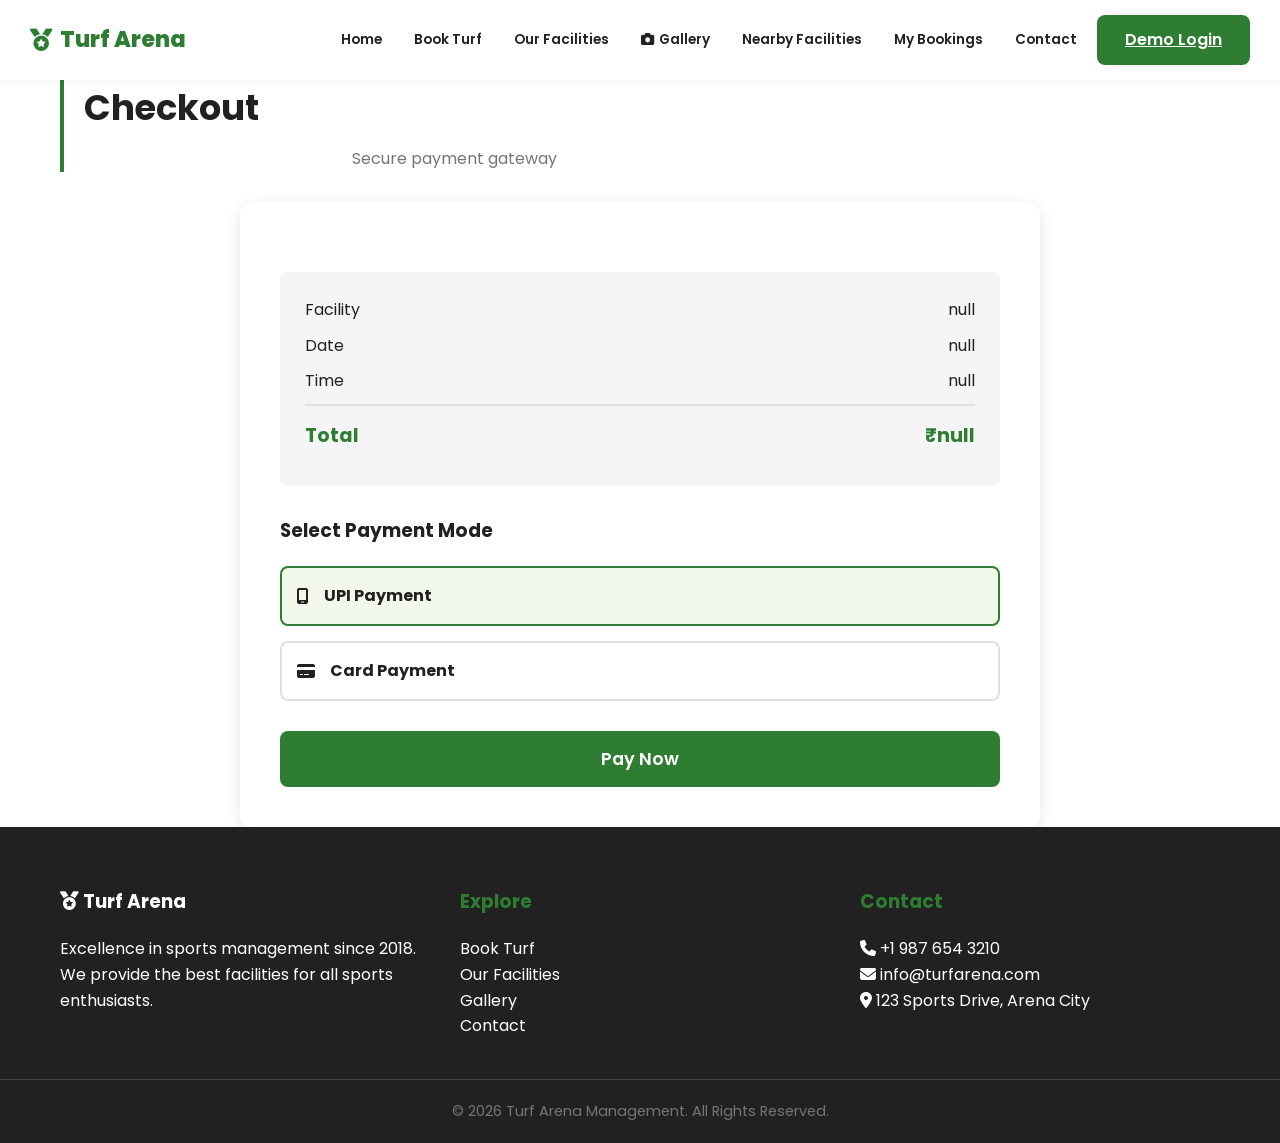
<file: payment.html>
<!DOCTYPE html>
<html lang="en">

<head>
    <meta charset="UTF-8">
    <meta name="viewport" content="width=1200">
    <title>Secure Payment | Turf Arena</title>
    <link href="https://fonts.googleapis.com/css2?family=Poppins:wght@300;400;500;600;700;800&display=swap"
        rel="stylesheet">
    <link rel="stylesheet" href="https://cdnjs.cloudflare.com/ajax/libs/font-awesome/6.4.0/css/all.min.css">
    <link rel="stylesheet" href="main.css">
    <link rel="stylesheet" href="navbar.css">
    <link rel="stylesheet" href="booking.css">
    <link rel="stylesheet" href="modal.css">
    <link rel="stylesheet" href="responsive.css">
    <!-- Blocking script to prevent login flicker -->
    <script>
        (function () {
            const isLoggedIn = sessionStorage.getItem('isLoggedIn') === 'true';
            document.documentElement.classList.add(isLoggedIn ? 'auth-logged-in' : 'auth-logged-out');
        })();
    </script>
</head>

<body>

    <nav class="navbar">
        <div class="container nav-container">
            <a href="index.html" class="logo">
                <i class="fas fa-medal"></i> Turf Arena
            </a>
            <ul class="nav-menu">
                <li><a href="index.html" class="nav-link">Home</a></li>
                <li><a href="our-turfs.html" class="nav-link">Book Turf</a></li>
                <li><a href="facilities.html" class="nav-link">Our Facilities</a></li>
                <li><a href="gallery.html" class="nav-link"><i class="fas fa-camera"></i> Gallery</a></li>
                <li><a href="nearby-facilities.html" class="nav-link">Nearby Facilities</a></li>
                <li><a href="my-bookings.html" class="nav-link">My Bookings</a></li>
                <li><a href="contact.html" class="nav-link">Contact</a></li>
                <li id="loginItem"><a href="#" class="btn btn-primary" id="loginLink">Demo Login</a></li>
                <li id="profileMenu" class="profile-menu" style="display: none;">
                    <div class="profile-icon"><i class="fas fa-user"></i>
                        <div class="profile-dropdown">
                            <div class="user-info-header">
                                <div class="user-avatar-small">JD</div>
                                <div class="user-name-label">John Doe</div>
                                <div class="user-email-label">john.doe@example.com</div>
                            </div>
                            <a href="profile.html"><i class="fas fa-id-card"></i> My Profile</a>
                            <a href="profile.html" onclick="sessionStorage.setItem('activeProfileTab', 'wallet')"><i
                                    class="fas fa-wallet"></i> My Wallet</a>
                            <a href="my-bookings.html"><i class="fas fa-calendar-check"></i> My Bookings</a>
                            <a href="profile.html"
                                onclick="sessionStorage.setItem('activeProfileTab', 'notifications')"><i
                                    class="fas fa-bell"></i> Notifications</a>
                            <a href="profile.html" onclick="sessionStorage.setItem('activeProfileTab', 'security')"><i
                                    class="fas fa-cog"></i> Account Settings</a>
                            <div style="border-top: 1px solid var(--border); margin-top: 5px;">
                                <a href="#" id="logoutBtn" class="logout-link"><i class="fas fa-sign-out-alt"></i>
                                    Logout</a>
                            </div>
                        </div>
                    </div>
                </li>
            </ul>
            <div class="menu-toggle"><i class="fas fa-bars"></i></div>
        </div>
    </nav>

    <section class="container">
        <div class="section-header">
            <h1 class="section-title">Checkout</h1>
            <p class="section-subtitle">Secure payment gateway</p>
        </div>

        <div class="booking-container">
            <div class="booking-summary" id="paymentSummary"></div>

            <h3 style="margin-top: 30px;">Select Payment Mode</h3>
            <div class="payment-options">
                <div class="payment-option active"><i class="fas fa-mobile-screen"></i> <strong>UPI Payment</strong>
                </div>
                <div class="payment-option"><i class="fas fa-credit-card"></i> <strong>Card Payment</strong></div>
            </div>

            <button id="payBtn" class="btn btn-primary"
                style="width:100%; padding:15px; margin-top:30px; font-size:1.1rem;">Pay Now</button>
        </div>
    </section>

    <!-- Success Modal -->
    <div class="modal" id="successModal">
        <div class="modal-content">
            <div class="success-icon"><i class="fas fa-check-circle"></i></div>
            <h2>Payment Successful!</h2>
            <p style="margin: 15px 0;">Your Turf Arena slot is confirmed. Happy training!</p>
            <a href="my-bookings.html" class="btn btn-primary" style="width:100%;">View My Bookings</a>
        </div>
    </div>

    <footer class="footer">
        <div class="container footer-grid">
            <div class="footer-col">
                <h3 style="color: white;"><i class="fas fa-medal"></i> Turf Arena</h3>
                <p>Excellence in sports management since 2018. We provide the best facilities for all sports
                    enthusiasts.</p>
            </div>
            <div class="footer-col">
                <h3>Explore</h3>
                <ul style="list-style: none;">
                    <li><a href="our-turfs.html" style="color: white; text-decoration: none;">Book Turf</a></li>
                    <li><a href="facilities.html" style="color: white; text-decoration: none;">Our Facilities</a></li>
                    <li><a href="gallery.html" style="color: white; text-decoration: none;">Gallery</a></li>
                    <li><a href="contact.html" style="color: white; text-decoration: none;">Contact</a></li>
                </ul>
            </div>
            <div class="footer-col">
                <h3>Contact</h3>
                <p><i class="fas fa-phone"></i> +1 987 654 3210</p>
                <p><i class="fas fa-envelope"></i> info@turfarena.com</p>
                <p><i class="fas fa-location-dot"></i> 123 Sports Drive, Arena City</p>
            </div>
        </div>
        <div class="footer-bottom">
            <p>&copy; 2026 Turf Arena Management. All Rights Reserved.</p>
        </div>
    </footer>

    <script src="dummy-data.js"></script>
    <script src="navbar.js"></script>
    <script src="login.js"></script>
    <script src="ui.js"></script>
    <script src="payment.js"></script>
</body>

</html>
</file>
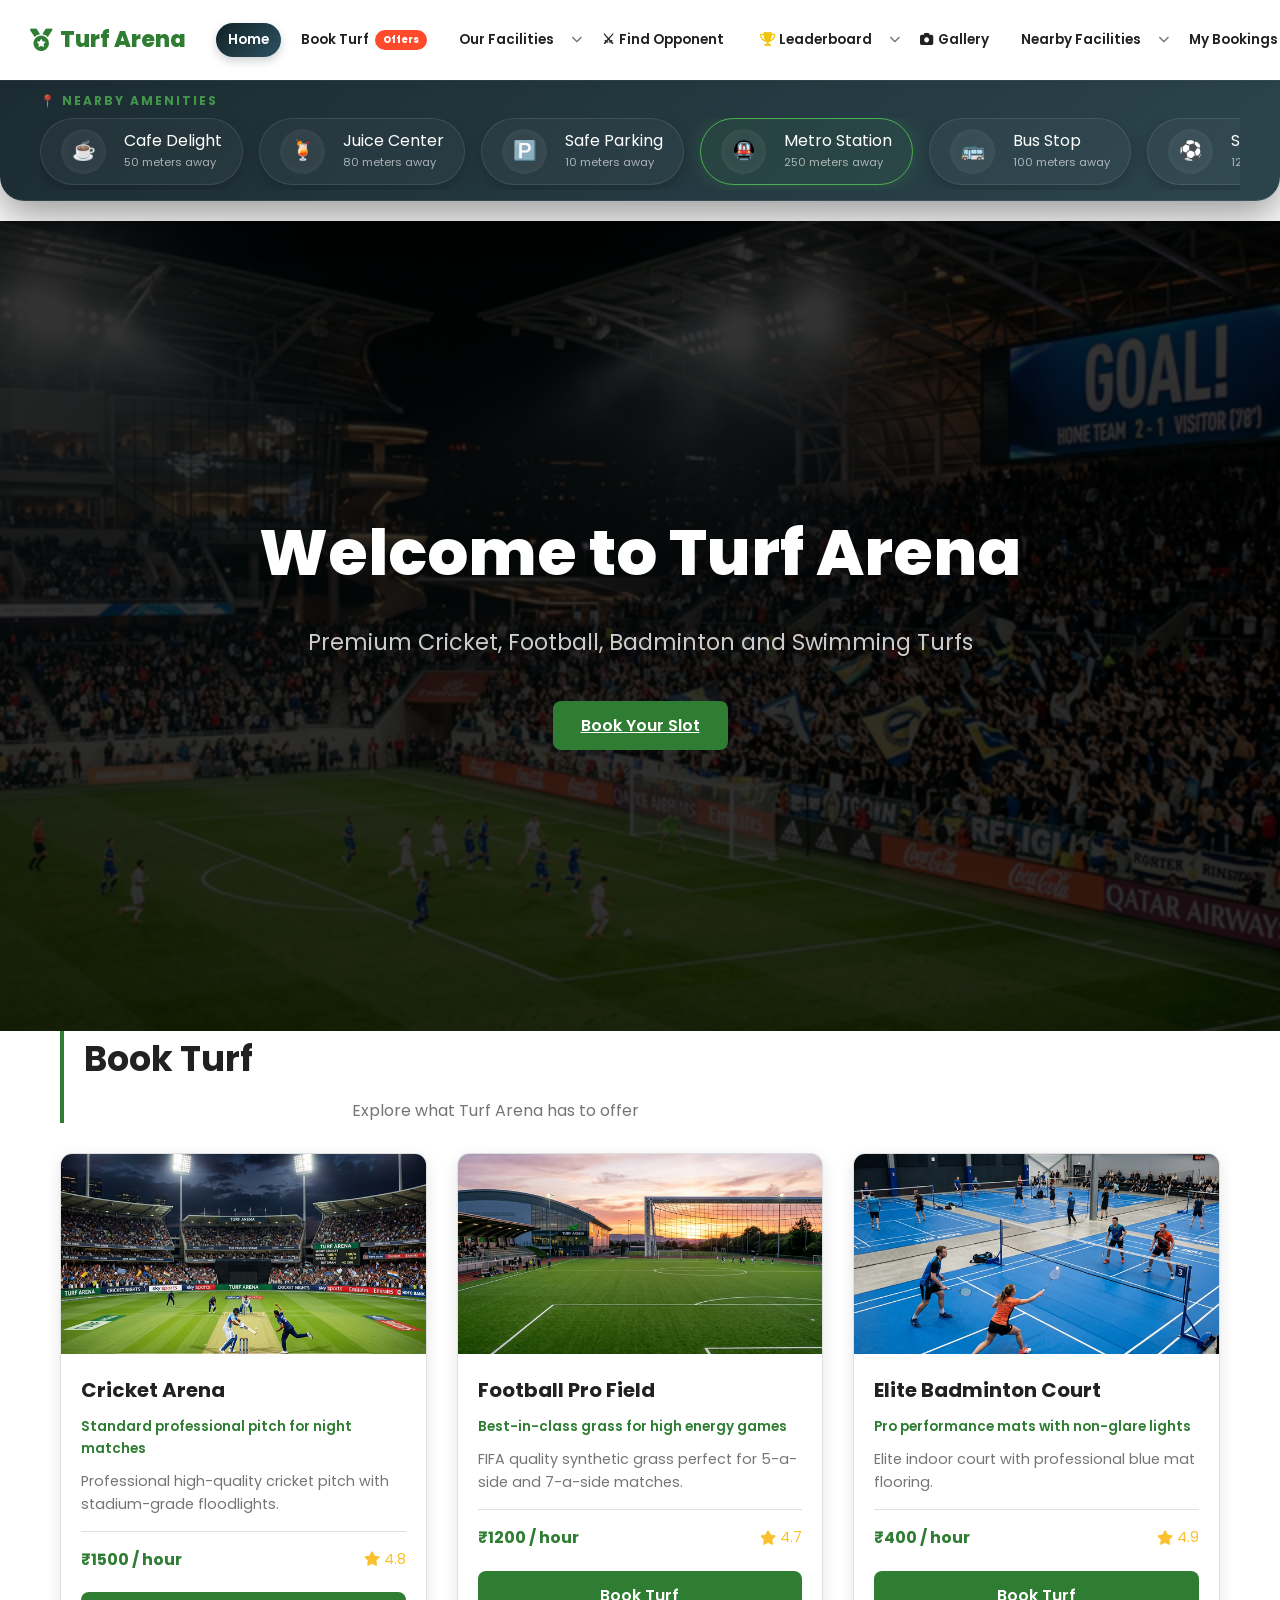
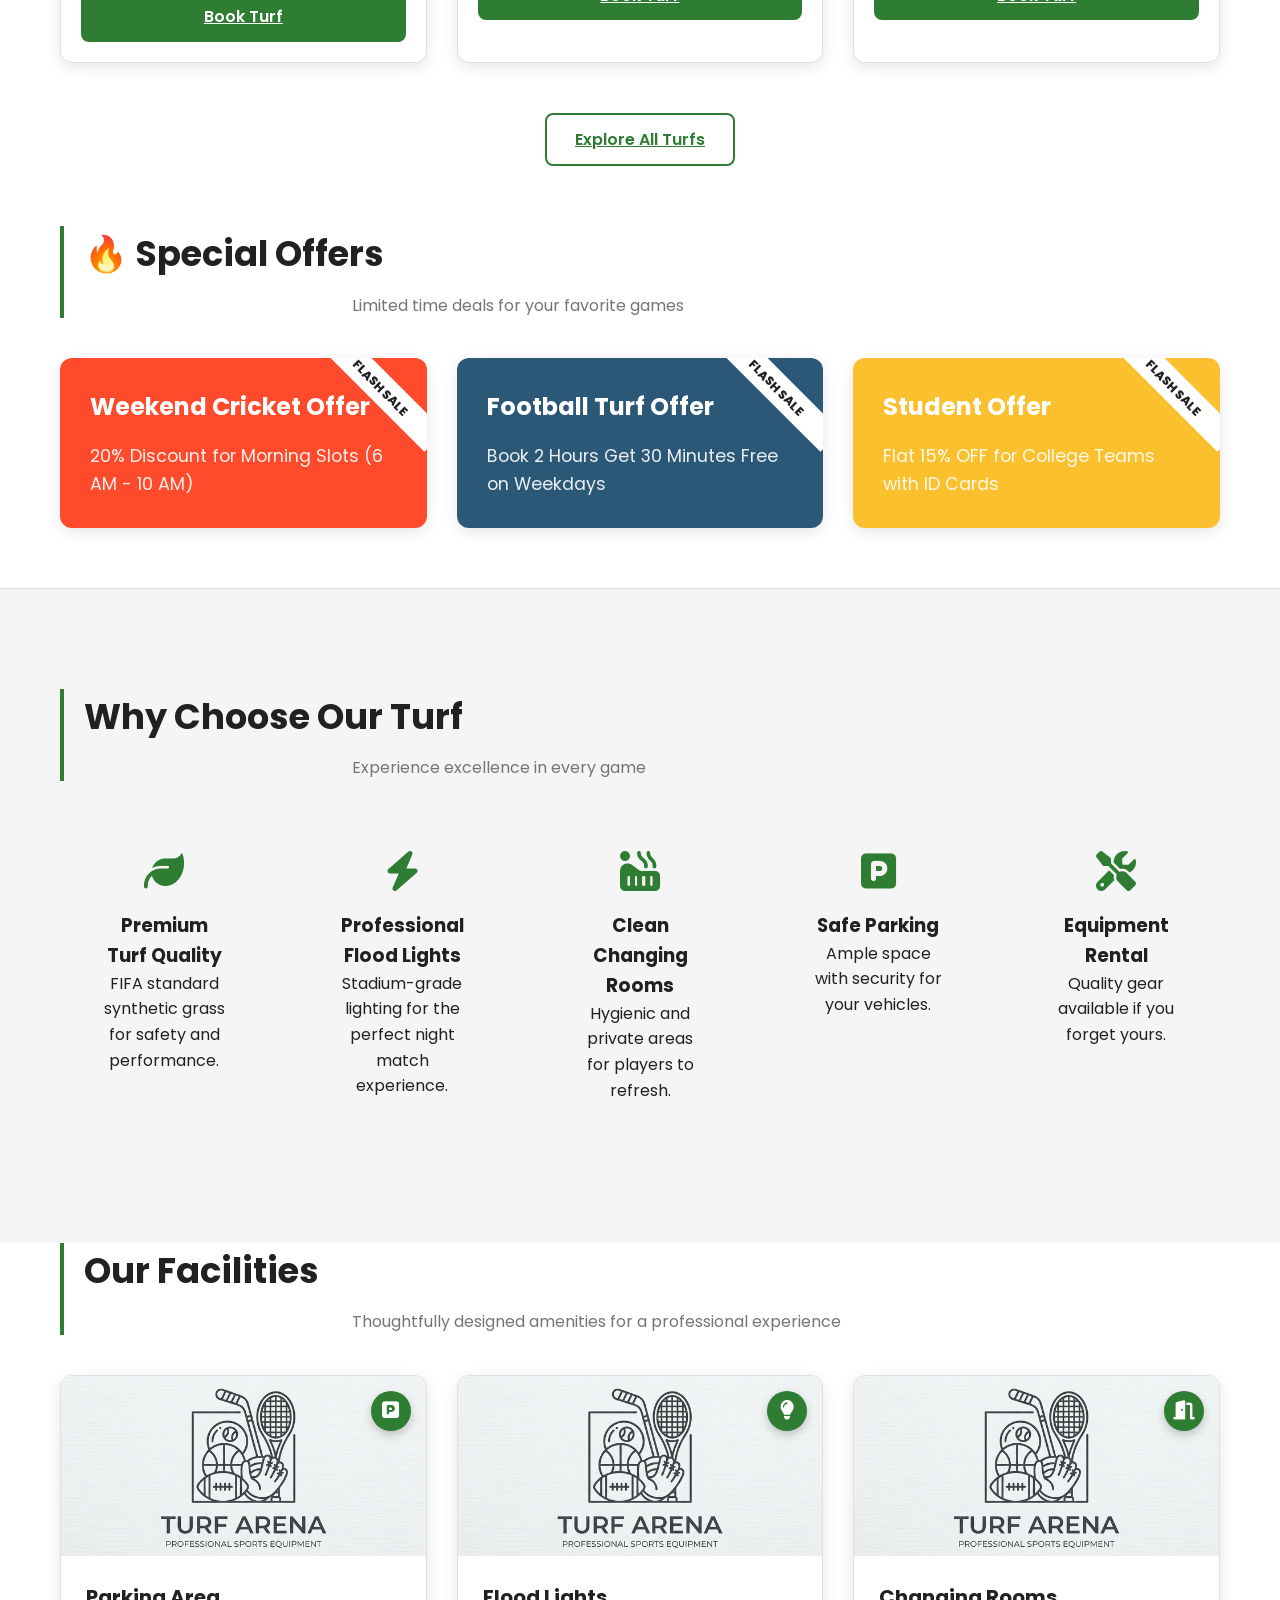
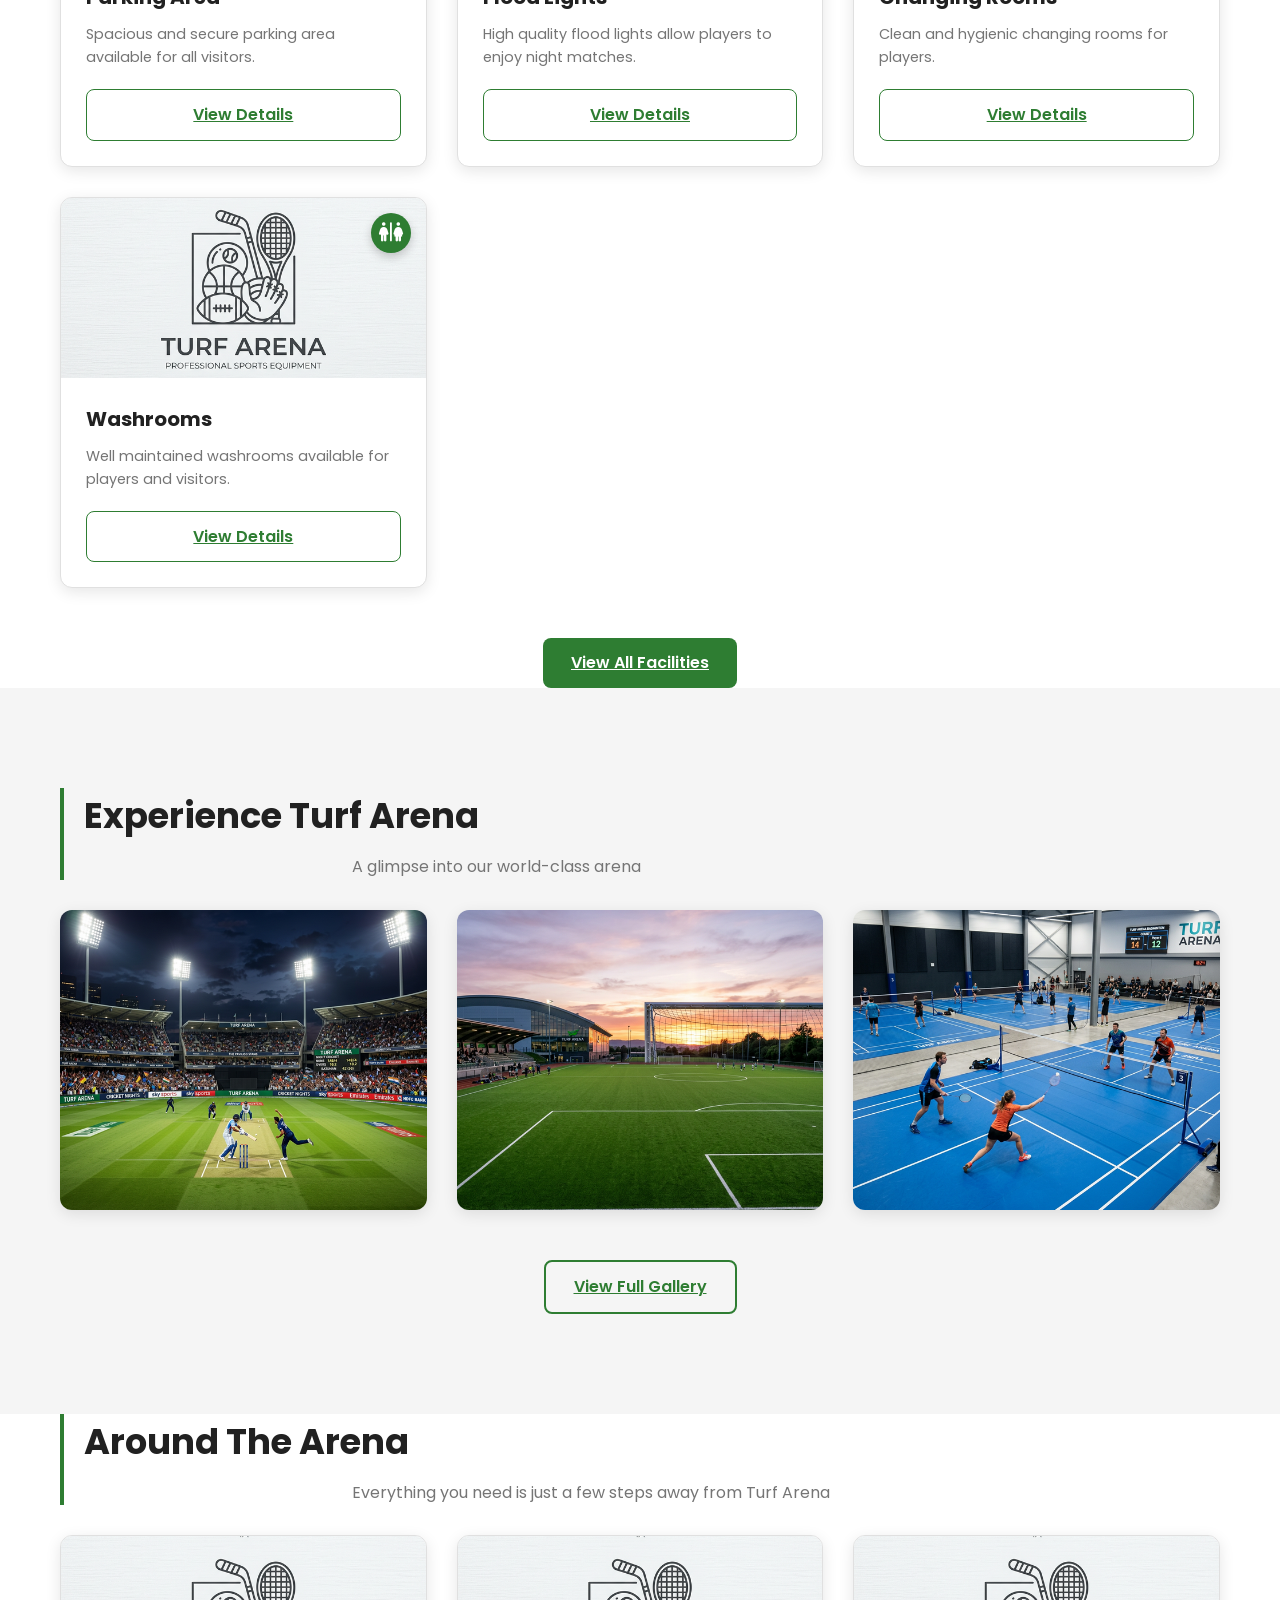
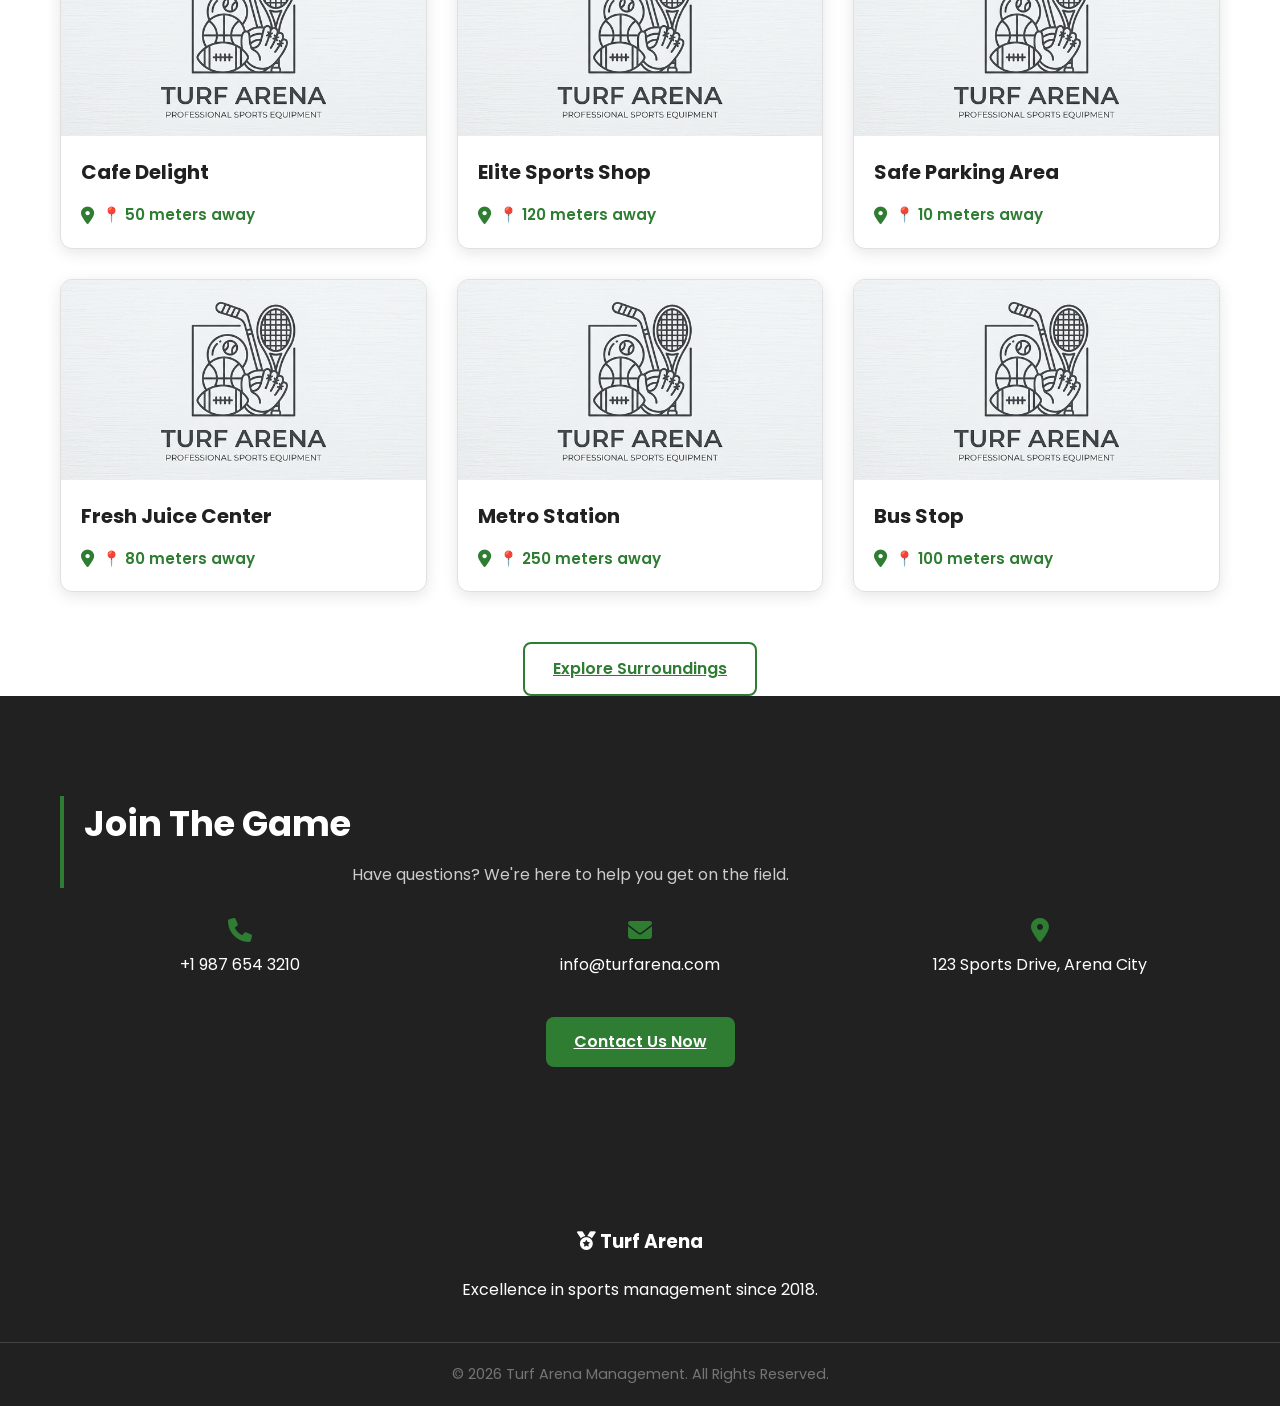
<file: profile.html>
<!DOCTYPE html>
<html lang="en">

<head>
    <meta charset="UTF-8">
    <meta name="viewport" content="width=1200">
    <title>My Profile | Turf Arena</title>
    <link href="https://fonts.googleapis.com/css2?family=Poppins:wght@300;400;500;600;700;800&display=swap"
        rel="stylesheet">
    <link rel="stylesheet" href="https://cdnjs.cloudflare.com/ajax/libs/font-awesome/6.4.0/css/all.min.css">
    <link rel="stylesheet" href="main.css">
    <link rel="stylesheet" href="navbar.css">
    <link rel="stylesheet" href="profile.css">
    <link rel="stylesheet" href="responsive.css">
    <!-- Blocking script to prevent login flicker -->
    <script>
        (function () {
            const isLoggedIn = sessionStorage.getItem('isLoggedIn') === 'true';
            document.documentElement.classList.add(isLoggedIn ? 'auth-logged-in' : 'auth-logged-out');
        })();
    </script>
</head>

<body>

    <nav class="navbar">
        <div class="container nav-container">
            <a href="index.html" class="logo">
                <i class="fas fa-medal"></i> Turf Arena
            </a>
            <ul class="nav-menu">
                <li><a href="index.html" class="nav-link">Home</a></li>
                <li><a href="our-turfs.html" class="nav-link">Book Turf</a></li>
                <li><a href="facilities.html" class="nav-link">Our Facilities</a></li>
                <li>
                    <a href="find-opponent.html" class="nav-link nav-clash-link">
                        <span class="clash-icon-mini">⚔</span> Find Opponent
                        <div class="nav-clash-sparks">
                            <span></span><span></span><span></span>
                            <span></span><span></span><span></span>
                        </div>
                        <span id="headerNotifBadge" class="menu-notif-badge" style="display: none;">0</span>
                    </a>
                </li>
                <li><a href="gallery.html" class="nav-link"><i class="fas fa-camera"></i> Gallery</a></li>
                <li><a href="my-bookings.html" class="nav-link">My Bookings</a></li>
                <li><a href="contact.html" class="nav-link">Contact</a></li>
                <li id="profileMenu" class="profile-menu">
                    <div class="profile-icon">
                        <i class="fas fa-user"></i>
                        <div class="profile-dropdown">
                            <div class="user-info-header">
                                <div class="user-avatar-small">JD</div>
                                <div class="user-name-label">John Doe</div>
                                <div class="user-email-label">john.doe@example.com</div>
                            </div>
                            <a href="profile.html"><i class="fas fa-id-card"></i> My Profile</a>
                            <a href="profile.html" onclick="sessionStorage.setItem('activeProfileTab', 'wallet')"><i
                                    class="fas fa-wallet"></i> My Wallet</a>
                            <a href="my-bookings.html"><i class="fas fa-calendar-check"></i> My Bookings</a>
                            <a href="profile.html"
                                onclick="sessionStorage.setItem('activeProfileTab', 'notifications')"><i
                                    class="fas fa-bell"></i> Notifications</a>
                            <a href="profile.html" onclick="sessionStorage.setItem('activeProfileTab', 'security')"><i
                                    class="fas fa-cog"></i> Account Settings</a>
                            <div style="border-top: 1px solid var(--border); margin-top: 5px;">
                                <a href="#" id="logoutBtn" class="logout-link"><i class="fas fa-sign-out-alt"></i>
                                    Logout</a>
                            </div>
                        </div>
                    </div>
                    <div class="universal-notif" id="universalBell" style="display: none;">
                        <i class="fas fa-bell"></i>
                        <div class="universal-badge" id="universalDot" style="display: block;">3</div>
                        <div class="notif-dropdown">
                            <div class="notif-header">Notifications (3 new)</div>
                            <div class="notif-list">
                                <div class="notif-item">
                                    <i class="fas fa-check-circle" style="color: #2ecc71;"></i>
                                    <div class="notif-content">
                                        <p>Booking Successful</p>
                                        <small>Your turf booking for Green Field Arena is confirmed for
                                            tomorrow.</small>
                                    </div>
                                </div>
                                <div class="notif-item">
                                    <i class="fas fa-key" style="color: #f1c40f;"></i>
                                    <div class="notif-content">
                                        <p>OTP Verification</p>
                                        <small>145892 is your Turf Arena verification code. Do not share it.</small>
                                    </div>
                                </div>
                                <div class="notif-item">
                                    <i class="fas fa-bolt" style="color: #e74c3c;"></i>
                                    <div class="notif-content">
                                        <p>Match Challenge!</p>
                                        <small>Thunder Strikers challenged you for a Cricket match on 15 March.</small>
                                    </div>
                                </div>
                            </div>
                            <div class="notif-footer"><a href="profile.html"
                                    onclick="sessionStorage.setItem('activeProfileTab', 'notifications')">View All
                                    Notifications</a></div>
                        </div>
                    </div>
                </li>
            </ul>
        </div>
    </nav>

    <div class="container">
        <div class="profile-dashboard">
            <!-- Sidebar Navigation -->
            <aside class="profile-sidebar">
                <div class="sidebar-user-brief">
                    <div class="sidebar-avatar">JD</div>
                    <h3>John Doe</h3>
                    <p>Member since Jan 2026</p>
                </div>
                <ul class="sidebar-menu">
                    <li class="sidebar-menu-item active" onclick="switchProfileTab('info')">
                        <i class="fas fa-user"></i> My Profile
                    </li>
                    <li class="sidebar-menu-item" onclick="switchProfileTab('wallet')">
                        <i class="fas fa-wallet"></i> My Wallet
                    </li>
                    <li class="sidebar-menu-item" onclick="switchProfileTab('bookings')">
                        <i class="fas fa-calendar-check"></i> My Bookings
                    </li>
                    <li class="sidebar-menu-item" onclick="switchProfileTab('challenges')">
                        <i class="fas fa-trophy"></i> Match History
                    </li>
                    <li class="sidebar-menu-item" onclick="switchProfileTab('notifications')">
                        <i class="fas fa-bell"></i> Notifications
                    </li>
                    <li class="sidebar-menu-item" onclick="switchProfileTab('security')">
                        <i class="fas fa-shield-alt"></i> Security
                    </li>
                    <li class="sidebar-menu-item logout-link" onclick="handleLogout()">
                        <i class="fas fa-sign-out-alt"></i> Logout
                    </li>
                </ul>
            </aside>

            <!-- Main Content Area -->
            <main class="profile-content">

                <!-- 1. My Profile Section -->
                <section id="profile-info" class="profile-section active">
                    <div class="dashboard-card">
                        <h2 class="card-title"><i class="fas fa-user-circle"></i> Personal Information</h2>
                        <div class="info-grid section-header" style="border:none; padding:0; margin-bottom: 20px;">
                            <div class="info-item">
                                <label>Full Name</label>
                                <p>John Doe</p>
                            </div>
                            <div class="info-item">
                                <label>Username</label>
                                <p>johndoe88</p>
                            </div>
                            <div class="info-item">
                                <label>Email Address</label>
                                <p>john.doe@example.com</p>
                            </div>
                            <div class="info-item">
                                <label>Phone Number</label>
                                <p>+91 98765 43210</p>
                            </div>
                            <div class="info-item">
                                <label>Preferred Sport</label>
                                <p>Cricket, Football</p>
                            </div>
                        </div>
                        <button class="btn btn-primary" onclick="toggleEditMode()">Edit Profile</button>
                    </div>

                    <div id="edit-form-card" class="dashboard-card" style="display: none;">
                        <h2 class="card-title">Edit Profile Information</h2>
                        <form class="profile-form">
                            <div class="form-group">
                                <label>Profile Picture</label>
                                <input type="file" class="form-control">
                            </div>
                            <div class="info-grid">
                                <div class="form-group">
                                    <label>Full Name</label>
                                    <input type="text" class="form-control" value="John Doe">
                                </div>
                                <div class="form-group">
                                    <label>Username</label>
                                    <input type="text" class="form-control" value="johndoe88">
                                </div>
                            </div>
                            <div class="form-group">
                                <label>Phone Number</label>
                                <input type="tel" class="form-control" value="+91 98765 43210">
                            </div>
                            <div class="wallet-actions" style="margin-top: 20px;">
                                <button type="button" class="btn btn-primary" onclick="saveProfileChanges()">Save
                                    Changes</button>
                                <button type="button" class="btn" onclick="toggleEditMode()">Cancel</button>
                            </div>
                        </form>
                    </div>
                </section>

                <!-- 2. My Wallet Section -->
                <section id="profile-wallet" class="profile-section">
                    <div class="wallet-banner">
                        <div class="wallet-details">
                            <h4>Current Wallet Balance</h4>
                            <div class="wallet-balance">₹ 1,250.00</div>
                        </div>
                        <div class="wallet-actions">
                            <button class="btn btn-white">Add Money</button>
                            <button class="btn btn-outline" style="color:white; border-color:white;">Withdraw</button>
                        </div>
                    </div>

                    <div class="dashboard-card">
                        <h2 class="card-title">Recent Transactions</h2>
                        <ul class="transaction-list">
                            <li class="transaction-item">
                                <div class="trans-info">
                                    <h5>Wallet Top-up</h5>
                                    <p>04 March 2026, 10:30 AM</p>
                                </div>
                                <div class="trans-amount positive">+ ₹500.00</div>
                            </li>
                            <li class="transaction-item">
                                <div class="trans-info">
                                    <h5>Challenge Booking (Thunder Strikers)</h5>
                                    <p>02 March 2026, 04:15 PM</p>
                                </div>
                                <div class="trans-amount negative">- ₹350.00</div>
                            </li>
                            <li class="transaction-item">
                                <div class="trans-info">
                                    <h5>Booking Refund - Rain Check</h5>
                                    <p>28 Feb 2026, 09:00 AM</p>
                                </div>
                                <div class="trans-amount positive">+ ₹600.00</div>
                            </li>
                        </ul>
                    </div>

                    <div class="dashboard-card">
                        <h2 class="card-title">Saved Payment Methods</h2>
                        <div class="transaction-list">
                            <div class="transaction-item">
                                <div class="trans-info">
                                    <h5>HDFC Bank Debit Card</h5>
                                    <p>**** **** 4567 • Visa</p>
                                </div>
                                <button class="btn btn-outline" style="padding: 5px 15px;">Remove</button>
                            </div>
                            <div class="transaction-item">
                                <div class="trans-info">
                                    <h5>PhonePe UPI</h5>
                                    <p>johndoe@ybl</p>
                                </div>
                                <button class="btn btn-outline" style="padding: 5px 15px;">Remove</button>
                            </div>
                        </div>
                        <button class="btn btn-primary" style="margin-top: 20px;">Add New Method</button>
                    </div>
                </section>

                <!-- 3. My Bookings Section -->
                <section id="profile-bookings" class="profile-section">
                    <div class="dashboard-card">
                        <h2 class="card-title">Recent Turf Bookings</h2>
                        <div class="transaction-list">
                            <div class="transaction-item">
                                <div class="trans-info">
                                    <h5>Green Field Arena - Cricket</h5>
                                    <p>10 March 2026 • 05:00 PM - 06:00 PM</p>
                                </div>
                                <div style="text-align: right;">
                                    <span class="status-tag"
                                        style="background:var(--primary); color:white; padding:4px 12px; border-radius:15px; font-size:12px;">Confirmed</span>
                                </div>
                            </div>
                            <div class="transaction-item">
                                <div class="trans-info">
                                    <h5>Sportz Hub - Football (7v7)</h5>
                                    <p>12 March 2026 • 08:00 PM - 09:30 PM</p>
                                </div>
                                <div style="text-align: right;">
                                    <span class="status-tag"
                                        style="background:#f1c40f; color:white; padding:4px 12px; border-radius:15px; font-size:12px;">Pending</span>
                                </div>
                            </div>
                        </div>
                        <div style="text-align: center; margin-top: 20px;">
                            <a href="my-bookings.html" class="btn btn-outline">View All Bookings</a>
                        </div>
                    </div>
                </section>

                <!-- 4. Match History Section -->
                <section id="profile-challenges" class="profile-section">
                    <div class="dashboard-card">
                        <h2 class="card-title">Match & Challenge History</h2>
                        <div class="transaction-list">
                            <div class="transaction-item">
                                <div class="trans-info">
                                    <h5>Thunder Strikers vs Smash Kings</h5>
                                    <p>Match Date: 12 March 2026</p>
                                </div>
                                <span class="status-tag" style="color:var(--primary); font-weight:700;">Accepted</span>
                                </li>
                                <li class="transaction-item">
                                    <div class="trans-info">
                                        <h5>Rising Shadows vs Power Hitters</h5>
                                        <p>Match Date: 15 March 2026</p>
                                    </div>
                                    <span class="status-tag" style="color:var(--gray); font-weight:700;">Sent</span>
                                </li>
                            </div>
                        </div>
                </section>

                <!-- 5. Notifications Section -->
                <section id="profile-notifications" class="profile-section">
                    <div class="dashboard-card">
                        <h2 class="card-title">Notification Settings</h2>
                        <div class="setting-item">
                            <div class="setting-info">
                                <h5>Match Reminders</h5>
                                <p>Receive alerts 1 hour before your matches</p>
                            </div>
                            <label class="switch">
                                <input type="checkbox" checked>
                                <span class="slider"></span>
                            </label>
                        </div>
                        <div class="setting-item">
                            <div class="setting-info">
                                <h5>Booking Confirmations</h5>
                                <p>Get notified when your turf booking is successful</p>
                            </div>
                            <label class="switch">
                                <input type="checkbox" checked>
                                <span class="slider"></span>
                            </label>
                        </div>
                        <div class="setting-item">
                            <div class="setting-info">
                                <h5>New Challenges</h5>
                                <p>Get alerts when a team challenges your team</p>
                            </div>
                            <label class="switch">
                                <input type="checkbox" checked>
                                <span class="slider"></span>
                            </label>
                        </div>
                        <div class="setting-item">
                            <div class="setting-info">
                                <h5>Payment Alerts</h5>
                                <p>Wallet low balance and transaction notifications</p>
                            </div>
                            <label class="switch">
                                <input type="checkbox" checked>
                                <span class="slider"></span>
                            </label>
                        </div>
                    </div>
                </section>

                <!-- 6. Security Section -->
                <section id="profile-security" class="profile-section">
                    <div class="dashboard-card">
                        <h2 class="card-title">Account Security</h2>
                        <form class="profile-form">
                            <div class="form-group">
                                <label>Current Password</label>
                                <input type="password" class="form-control" placeholder="••••••••">
                            </div>
                            <div class="form-group">
                                <label>New Password</label>
                                <input type="password" class="form-control" placeholder="Minimum 8 characters">
                                <div class="password-meter">
                                    <div class="meter-fill" style="width: 60%; background: #f1c40f;"></div>
                                </div>
                            </div>
                            <div class="form-group">
                                <label>Confirm New Password</label>
                                <input type="password" class="form-control">
                            </div>
                            <button class="btn btn-primary">Update Password</button>
                        </form>
                    </div>

                    <div class="dashboard-card" style="border: 1px solid rgba(255, 71, 87, 0.2);">
                        <h2 class="card-title" style="color: #ff4757;">Danger Zone</h2>
                        <p style="color: var(--gray); font-size: 0.9rem; margin-bottom: 20px;">Irreversible actions for
                            your account security.</p>
                        <div class="wallet-actions">
                            <button class="btn btn-outline" style="color:#ff4757; border-color:#ff4757;">Deactivate
                                Account</button>
                            <button class="btn btn-primary" style="background:#ff4757;"
                                onclick="confirmDeleteAccount()">Delete Account</button>
                        </div>
                    </div>
                </section>

            </main>
        </div>
    </div>

    <!-- Toast Component -->
    <div id="toast" class="toast"></div>

    <script src="ui.js"></script>
    <script src="navbar.js"></script>
    <script src="login.js"></script>
    <script src="profile.js"></script>
</body>

</html>
</file>
<file: main.css>
:root {
    --primary: #2e7d32;
    --primary-dark: #1b5e20;
    --secondary: #ffffff;
    --accent: #212121;
    --gray: #757575;
    --light-gray: #f5f5f5;
    --border: #e0e0e0;
    --shadow: 0 4px 15px rgba(0, 0, 0, 0.1);
    --shadow-hover: 0 8px 25px rgba(0, 0, 0, 0.15);
    --radius: 12px;
    --radius-lg: 20px;
    --transition: all 0.3s cubic-bezier(0.4, 0, 0.2, 1);
}

* {
    margin: 0;
    padding: 0;
    box-sizing: border-box;
    font-family: 'Poppins', sans-serif;
}

body {
    background-color: var(--secondary);
    color: var(--accent);
    line-height: 1.6;
    overflow-x: auto;
    min-width: 1200px;
}

.container {
    max-width: 1200px;
    margin: 0 auto;
    padding: 0 20px;
}

section {
    padding: 30px 0;
}

.btn {
    display: inline-block;
    padding: 12px 28px;
    border-radius: 8px;
    font-weight: 600;
    cursor: pointer;
    transition: var(--transition);
    border: none;
    text-align: center;
    background: var(--light-gray);
    color: var(--accent);
    white-space: nowrap;
    /* Prevent "Demo Login" from wrapping */
}

.btn-primary {
    background-color: var(--primary);
    color: var(--secondary);
}

.btn-primary:hover {
    background-color: var(--primary-dark);
    transform: translateY(-2px);
    box-shadow: 0 5px 15px rgba(46, 125, 50, 0.3);
}

.btn-outline {
    background: transparent;
    color: var(--primary);
    border: 2px solid var(--primary);
}

.btn-outline:hover {
    background: var(--primary) !important;
    color: white !important;
}

.section-header {
    text-align: left;
    margin-bottom: 30px;
    border-left: 4px solid var(--primary);
    padding-left: 20px;
}

.section-title {
    font-size: 2.2rem;
    margin-bottom: 10px;
    color: var(--accent);
}

.footer {
    background: var(--accent);
    color: var(--secondary);
    padding: 60px 0 20px;
}

.footer-grid {
    display: grid;
    grid-template-columns: repeat(auto-fit, minmax(250px, 1fr));
    gap: 40px;
    margin-bottom: 40px;
}

.footer-col h3 {
    color: var(--primary);
    margin-bottom: 20px;
}

.footer-bottom {
    border-top: 1px solid #444;
    padding-top: 20px;
    text-align: center;
    font-size: 0.9rem;
    color: var(--gray);
}

/* Toast Notification */
.toast-container {
    position: fixed;
    top: 20px;
    right: 20px;
    z-index: 3000;
}

.toast {
    background: #2e7d32;
    color: white;
    padding: 16px 28px;
    border-radius: var(--radius);
    box-shadow: 0 10px 30px rgba(0, 0, 0, 0.2);
    margin-bottom: 12px;
    display: flex;
    align-items: center;
    gap: 12px;
    animation: toastFadeIn 0.3s cubic-bezier(0.18, 0.89, 0.32, 1.28) forwards;
    min-width: 280px;
    font-weight: 500;
    border-left: 5px solid #1b5e20;
}

@keyframes toastFadeIn {
    from {
        transform: translateX(100%);
        opacity: 0;
    }

    to {
        transform: translateX(0);
        opacity: 1;
    }
}

.toast.fade-out {
    animation: toastFadeOut 0.3s ease forwards;
}

@keyframes toastFadeOut {
    from {
        transform: translateX(0);
        opacity: 1;
    }

    to {
        transform: translateX(100%);
        opacity: 0;
    }
}

/* UI Improvements */
section {
    padding: 100px 0;
}

.section-header p {
    color: var(--gray);
    max-width: 600px;
    margin: 0 auto;
}

/* Amenity Cards */
.amenity-grid {
    display: grid;
    grid-template-columns: repeat(auto-fit, minmax(280px, 1fr));
    gap: 30px;
    margin-top: 40px;
}

.amenity-card {
    background: white;
    border-radius: var(--radius);
    overflow: hidden;
    box-shadow: var(--shadow);
    transition: var(--transition);
    border: 1px solid var(--border);
    display: flex;
    flex-direction: column;
}

.amenity-card:hover {
    transform: translateY(-10px);
    box-shadow: var(--shadow-hover);
}

.amenity-card-img {
    height: 180px;
    overflow: hidden;
    position: relative;
    z-index: 1;
}

.amenity-card-img img {
    width: 100%;
    height: 100%;
    object-fit: cover;
    transition: var(--transition);
}

.amenity-card:hover .amenity-card-img img {
    transform: scale(1.1);
}

.amenity-icon-overlay {
    position: absolute;
    top: 15px;
    right: 15px;
    background: var(--primary);
    color: white;
    width: 40px;
    height: 40px;
    border-radius: 50%;
    display: flex;
    align-items: center;
    justify-content: center;
    font-size: 1.2rem;
    box-shadow: 0 4px 10px rgba(0, 0, 0, 0.2);
    z-index: 5;
}

.amenity-card-content {
    padding: 25px;
    display: flex;
    flex-direction: column;
    flex-grow: 1;
}

.amenity-card-title {
    font-size: 1.25rem;
    margin-bottom: 10px;
    color: var(--accent);
}

.amenity-card-desc {
    color: var(--gray);
    font-size: 0.9rem;
    margin-bottom: 20px;
    flex-grow: 1;
}

/* Modal Detail Improvements */
#facilityModalBody {
    display: grid;
    grid-template-columns: 1fr 1.2fr;
    gap: 30px;
}

.modal-detail-img {
    width: 100%;
    height: 100%;
    min-height: 300px;
    max-height: 400px;
    object-fit: cover;
    border-radius: 12px;
}

.benefit-list {
    list-style: none;
    margin-top: 15px;
    display: flex;
    flex-direction: column;
    gap: 12px;
}

.benefit-list li {
    display: flex;
    align-items: center;
    gap: 10px;
    color: var(--accent);
    font-weight: 500;
}

.benefit-list li i {
    color: var(--primary);
}

@media (max-width: 768px) {
    #facilityModalBody {
        grid-template-columns: 1fr;
    }

    .modal-detail-img {
        height: 250px;
    }
}

/* ══════════════════════════════
   FACILITY STRIP
══════════════════════════════ */
.facility-strip {
    background: linear-gradient(135deg, rgba(15, 32, 39, 0.95), rgba(32, 58, 67, 0.95));
    backdrop-filter: blur(15px);
    z-index: 100;
    position: relative;
    padding: 10px 40px;
    /* Reduced from 20px */
    user-select: none;
    box-shadow: 0 15px 40px rgba(0, 0, 0, 0.4);
    margin-bottom: 20px;
    /* Reduced from 25px */
    border-bottom: 1px solid rgba(255, 255, 255, 0.1);
    border-top: 1px solid rgba(255, 255, 255, 0.05);
    border-radius: 0 0 24px 24px;
    /* Slightly tighter radius */
    display: flex;
    flex-direction: column;
    gap: 8px;
    /* Reduced from 15px */
}

/* Added a premium label for context */
.facility-strip::before {
    content: "📍 NEARBY AMENITIES";
    font-size: 0.75rem;
    font-weight: 700;
    color: #4caf50;
    letter-spacing: 2px;
    opacity: 0.8;
}

/* Container for the flex layout */
.facility-strip-container {
    display: flex;
    flex-wrap: nowrap;
    align-items: center;
    gap: 16px;
    /* Consistent gap between cards */
    overflow-x: auto;
    /* Enable smooth horizontal scrolling */
    scroll-behavior: smooth;
    -webkit-overflow-scrolling: touch;
    /* Smooth scroll on iOS */
    padding-bottom: 5px;
    /* Tiny padding at bottom to prevent shadow clipping */
    scrollbar-width: none;
    /* Hide scrollbar Firefox */
}

.facility-strip-container::-webkit-scrollbar {
    display: none;
    /* Hide scrollbar Safari/Chrome */
}

/* ── Cards (shared) ── */
.facility-card {
    display: flex;
    align-items: center;
    gap: 18px;
    background: rgba(255, 255, 255, 0.03);
    border: 1px solid rgba(255, 255, 255, 0.1);
    border-radius: 100px;
    padding: 10px 20px;
    /* Reduced from 12px 24px */
    min-width: 200px;
    /* Reduced from 220px */
    flex-shrink: 0;
    cursor: pointer;
    text-decoration: none;
    color: white;
    transition: all 0.5s cubic-bezier(0.23, 1, 0.32, 1);
    box-shadow: 0 5px 15px rgba(0, 0, 0, 0.2);
    position: relative;
    overflow: hidden;
}

.facility-card::before {
    content: "";
    position: absolute;
    top: 0;
    left: -100%;
    width: 100%;
    height: 100%;
    background: linear-gradient(90deg,
            transparent,
            rgba(255, 255, 255, 0.05),
            transparent);
    transition: 0.5s;
}

/* Hover effects */
.facility-card:hover {
    background: rgba(255, 255, 255, 0.08);
    border-color: #4caf50;
    transform: translateY(-8px) scale(1.02);
    box-shadow: 0 15px 30px rgba(76, 175, 80, 0.2);
}

.facility-card:hover::before {
    left: 100%;
}

/* Highlight the closest facility */
.facility-card-closest {
    background: rgba(76, 175, 80, 0.08);
    border-color: #4caf50;
    box-shadow: 0 0 20px rgba(76, 175, 80, 0.2);
    border-width: 1.5px;
}

.facility-card-closest:hover {
    background: rgba(76, 175, 80, 0.15);
    border-color: #81c784;
}

.facility-card-icon {
    width: 45px;
    height: 45px;
    border-radius: 50%;
    display: flex;
    align-items: center;
    justify-content: center;
    font-size: 1.2rem;
    background: rgba(255, 255, 255, 0.05);
    transition: all 0.3s ease;
    box-shadow: inset 0 0 10px rgba(255, 255, 255, 0.05);
}

.facility-card:hover .facility-card-icon {
    background: #4caf50;
    color: white;
    transform: rotate(10deg);
    box-shadow: 0 0 15px rgba(76, 175, 80, 0.5);
}

.facility-card-info {
    display: flex;
    flex-direction: column;
}

.facility-card-name {
    color: #fff;
    white-space: normal;
    /* Let long texts wrap naturally instead of clipping */
    line-height: 1.2;
    margin-bottom: 2px;
}

.facility-card-dist {
    font-size: 0.7rem;
    color: rgba(255, 255, 255, 0.6);
    margin-top: 2px;
    white-space: nowrap;
}

/* Ensure container allows full width and proper scrolling at all media queries */
/* Responsive disabled - Desktop view forced */

/* Special Offers Section */
.offers-section {
    padding: 60px 0;
    background: #fff;
    border-bottom: 1px solid var(--border);
}

.offer-grid {
    display: grid;
    grid-template-columns: repeat(auto-fit, minmax(300px, 1fr));
    gap: 30px;
    margin-top: 40px;
}

.offer-card {
    padding: 30px;
    border-radius: var(--radius);
    color: white;
    position: relative;
    overflow: hidden;
    box-shadow: var(--shadow);
    transition: var(--transition);
    border: none;
}

.offer-card:hover {
    transform: translateY(-5px) scale(1.02);
    box-shadow: var(--shadow-hover);
}

.offer-tag {
    position: absolute;
    top: 15px;
    right: -30px;
    background: white;
    color: var(--accent);
    padding: 5px 40px;
    transform: rotate(45deg);
    font-size: 0.75rem;
    font-weight: 800;
    text-transform: uppercase;
}

.offer-card h3 {
    margin-bottom: 15px;
    font-size: 1.5rem;
    color: white;
}

.offer-card p {
    font-size: 1.1rem;
    margin-bottom: 0;
    opacity: 0.9;
    color: white;
}

/* Nearby Facility Cards Refinement */
.nearby-card .card-location {
    display: flex;
    align-items: center;
    gap: 8px;
    color: var(--primary);
    font-weight: 600;
    margin-top: 15px;
    font-size: 0.95rem;
}

.nearby-card .card-location i {
    font-size: 1.1rem;
    cursor: pointer;
    transition: transform 0.3s;
}

.nearby-card .card-location i:hover {
    transform: scale(1.2);
}
</file>
<file: navbar.css>
.navbar {
    height: auto;
    min-height: 80px;
    background: var(--secondary);
    display: flex;
    align-items: center;
    position: sticky;
    top: 0;
    z-index: 1000;
    box-shadow: 0 2px 10px rgba(0, 0, 0, 0.05);
    padding: 10px 0;
    min-width: 1200px;
}

.nav-container {
    display: flex;
    justify-content: space-between;
    align-items: center;
    width: 100%;
    max-width: 1600px !important;
    padding: 0 30px !important;
    margin: 0 auto;
}

.logo {
    font-size: 1.4rem;
    font-weight: 800;
    color: var(--primary);
    text-decoration: none;
    display: flex;
    align-items: center;
    gap: 8px;
    white-space: nowrap;
    margin-right: auto;
    padding-right: 30px;
}

.nav-menu {
    display: flex;
    gap: 8px;
    align-items: center;
    list-style: none;
    flex-wrap: nowrap;
    justify-content: flex-end;
    margin: 0;
}

.nav-link {
    text-decoration: none;
    color: var(--accent);
    font-weight: 600;
    transition: all 0.3s cubic-bezier(0.4, 0, 0.2, 1);
    white-space: nowrap;
    display: flex;
    align-items: center;
    gap: 4px;
    font-size: 0.85rem;
    padding: 6px 12px;
    border-radius: 50px;
}

.nav-link:hover {
    background: rgba(44, 83, 100, 0.05);
    color: #2c5364;
}

.nav-link.active {
    background: linear-gradient(135deg, #0f2027, #203a43, #2c5364);
    color: white !important;
    box-shadow: 0 4px 10px rgba(15, 32, 39, 0.2);
}

.nav-link.active i,
.nav-link.active span,
.nav-link.active .clash-icon-mini {
    color: white !important;
}

.nav-badge {
    background: #ff4b2b;
    color: white;
    font-size: 0.6rem;
    font-weight: 800;
    padding: 2px 8px;
    border-radius: 20px;
    margin-left: 2px;
    display: inline-flex;
    align-items: center;
    vertical-align: middle;
}

.profile-icon {
    width: 40px;
    height: 40px;
    background: var(--primary);
    color: white;
    border-radius: 50%;
    display: flex;
    align-items: center;
    justify-content: center;
    cursor: pointer;
    position: relative;
}

.profile-dropdown {
    position: absolute;
    top: 55px;
    right: 0;
    background: white;
    box-shadow: 0 10px 25px rgba(0, 0, 0, 0.1);
    border-radius: 12px;
    width: 240px;
    display: none;
    overflow: hidden;
    border: 1px solid var(--border);
}

.profile-dropdown::before,
.notif-dropdown::before {
    content: "";
    position: absolute;
    top: -20px;
    left: 0;
    width: 100%;
    height: 20px;
}

.profile-icon:hover .profile-dropdown,
.profile-dropdown.show {
    display: block;
}

.user-info-header {
    padding: 15px;
    background: var(--light-gray);
    text-align: center;
    border-bottom: 1px solid var(--border);
}

.profile-dropdown a {
    display: block;
    padding: 12px 20px;
    text-decoration: none;
    color: var(--accent);
    font-size: 0.9rem;
}

.profile-dropdown a:hover {
    background: var(--light-gray);
    color: var(--primary);
}

.menu-toggle {
    display: none !important;
}

.profile-menu {
    display: flex;
    align-items: center;
    gap: 15px;
}

/* Dropdown Menu Styles */
.nav-item-dropdown {
    position: relative;
}

.dropdown-trigger-group {
    display: flex;
    align-items: center;
    position: relative;
}

.dropdown-arrow {
    font-size: 0.7rem;
    margin-left: 5px;
    color: var(--gray);
    transition: transform 0.3s;
}

.nav-item-dropdown.show .dropdown-arrow {
    transform: rotate(180deg);
}

.dropdown-menu {
    position: absolute;
    top: 100%;
    left: 0;
    background: white;
    min-width: 220px;
    box-shadow: 0 10px 30px rgba(0, 0, 0, 0.1);
    border-radius: 12px;
    padding: 10px 0;
    display: none;
    z-index: 1001;
    list-style: none;
    margin-top: 10px;
    border: 1px solid var(--border);
}

.nav-item-dropdown.show .dropdown-menu {
    display: block;
}

.dropdown-item {
    padding: 10px 20px;
    display: block;
    color: var(--accent);
    text-decoration: none;
    font-size: 0.9rem;
    font-weight: 500;
}

.dropdown-item:hover {
    background: var(--light-gray);
    padding-left: 25px;
}

/* User Info Panel inside Profile Dropdown */
.user-avatar-small {
    width: 60px;
    height: 60px;
    background: var(--primary);
    color: white;
    border-radius: 50%;
    margin: 0 auto 10px;
    display: flex;
    align-items: center;
    justify-content: center;
    font-size: 1.5rem;
    font-weight: 700;
}

.user-name-label {
    color: var(--accent);
    font-weight: 700;
    margin-bottom: 2px;
}

.user-email-label {
    color: var(--gray);
    font-size: 0.85rem;
}

/* Universal Notification Bell */
.universal-notif {
    width: 40px;
    height: 40px;
    background: rgba(44, 83, 100, 0.05);
    color: #2c5364;
    border-radius: 50%;
    display: flex;
    align-items: center;
    justify-content: center;
    cursor: pointer;
    position: relative;
    transition: var(--transition);
}

.universal-notif:hover {
    color: var(--primary);
    background: rgba(46, 125, 50, 0.1);
}

.universal-badge {
    position: absolute;
    top: 2px;
    right: 2px;
    width: 18px;
    height: 18px;
    background: #ff4b2b;
    border-radius: 50%;
    border: 2px solid white;
    color: white;
    font-size: 10px;
    font-weight: 800;
    display: flex;
    align-items: center;
    justify-content: center;
}

.notif-dropdown {
    position: absolute;
    top: 55px;
    right: 0;
    background: white;
    box-shadow: 0 10px 25px rgba(0, 0, 0, 0.1);
    border-radius: 12px;
    width: 320px;
    display: none;
    overflow: hidden;
    border: 1px solid var(--border);
    cursor: default;
    z-index: 1000;
}

.universal-notif:hover .notif-dropdown,
.notif-dropdown.show {
    display: block;
}

.notif-header {
    padding: 15px;
    background: var(--light-gray);
    text-align: center;
    border-bottom: 1px solid var(--border);
    font-weight: 700;
    color: var(--accent);
}

.notif-list {
    max-height: 300px;
    overflow-y: auto;
}

.notif-item {
    display: flex;
    align-items: flex-start;
    padding: 15px 20px;
    gap: 15px;
    border-bottom: 1px solid var(--border);
    cursor: pointer;
    transition: var(--transition);
}

.notif-item:hover {
    background: rgba(46, 125, 50, 0.05);
}

.notif-item i {
    font-size: 1.2rem;
    margin-top: 3px;
    width: 20px;
    text-align: center;
}

.notif-content {
    flex: 1;
}

.notif-content p {
    font-weight: 600;
    color: var(--accent);
    margin: 0 0 5px 0;
    font-size: 0.95rem;
    line-height: 1.2;
}

.notif-content small {
    color: var(--gray);
    font-size: 0.8rem;
    line-height: 1.3;
    display: block;
}

.notif-footer {
    padding: 10px;
    text-align: center;
    background: var(--light-gray);
    border-top: 1px solid var(--border);
}

.notif-footer a {
    color: var(--primary);
    font-weight: 600;
    text-decoration: none;
    font-size: 0.9rem;
    display: block;
    width: 100%;
}

.notif-footer a:hover {
    text-decoration: underline;
}

/* Authentication States */
html.auth-logged-in #loginItem {
    display: none !important;
}

html.auth-logged-in #profileMenu {
    display: flex !important;
}

html.auth-logged-in #universalBell {
    display: flex !important;
}

html.auth-logged-out #loginItem {
    display: block !important;
}

html.auth-logged-out #profileMenu {
    display: none !important;
}
</file>
<file: cards.css>
.grid-layout {
    display: grid;
    grid-template-columns: repeat(auto-fill, minmax(280px, 1fr));
    gap: 30px;
}

.card {
    background: white;
    border-radius: var(--radius);
    overflow: hidden;
    box-shadow: var(--shadow);
    transition: var(--transition);
    border: 1px solid var(--border);
    display: flex;
    flex-direction: column;
}

.card:hover {
    transform: translateY(-8px);
    box-shadow: var(--shadow-hover);
}

.card-img {
    height: 200px;
    overflow: hidden;
}

.card-img img {
    width: 100%;
    height: 100%;
    object-fit: cover;
    transition: var(--transition);
}

.card:hover .card-img img {
    transform: scale(1.1);
}

.card-content {
    padding: 20px;
    flex: 1;
}

.card-title {
    font-size: 1.25rem;
    margin-bottom: 10px;
}

.card-desc {
    font-size: 0.9rem;
    color: var(--gray);
    margin-bottom: 15px;
}

.card-footer {
    display: flex;
    justify-content: space-between;
    align-items: center;
    padding-top: 15px;
    border-top: 1px solid var(--border);
}

.card-price {
    font-weight: 700;
    color: var(--primary);
}

.card-rating {
    display: flex;
    align-items: center;
    gap: 4px;
    font-size: 0.9rem;
    color: #fbc02d;
}
</file>
<file: modal.css>
.modal {
    display: none;
    position: fixed;
    top: 0;
    left: 0;
    width: 100%;
    height: 100%;
    background: rgba(0, 0, 0, 0.6);
    z-index: 2000;
    align-items: center;
    justify-content: center;
}

.modal.show {
    display: flex;
}

.modal-content {
    background: white;
    padding: 40px;
    border-radius: var(--radius);
    max-width: 450px;
    width: 90%;
    text-align: center;
    position: relative;
    animation: slideUp 0.3s ease;
}

@keyframes slideUp {
    from {
        transform: translateY(30px);
        opacity: 0;
    }

    to {
        transform: translateY(0);
        opacity: 1;
    }
}

.success-icon {
    font-size: 4rem;
    color: var(--primary);
    margin-bottom: 20px;
}
</file>
<file: page-header.css>
.page-hero {
    background: radial-gradient(circle at 20% 50%, rgba(255, 255, 255, 0.05) 0%, transparent 50%),
        linear-gradient(135deg, #0f2027, #203a43, #2c5364) !important;
    padding: 30px 20px !important;
    color: #fff !important;
    position: relative;
    overflow: hidden;
    display: flex;
    justify-content: center;
    min-width: 1200px;
}

.page-hero-content {
    display: flex;
    justify-content: space-between;
    align-items: center;
    width: 100%;
    max-width: 1400px;
    position: relative;
    z-index: 2;
    gap: 20px;
}

.page-hero-title-group {
    display: flex;
    align-items: center;
    gap: 20px;
}

.page-hero-title {
    font-size: 2.2rem;
    font-weight: 800;
    letter-spacing: -1px;
    margin: 0 !important;
    display: flex;
    align-items: center;
    gap: 12px;
    color: #fff !important;
    line-height: 1.2;
}

.page-hero-title i {
    color: #f1c40f !important;
    text-shadow: 0 0 20px rgba(241, 196, 15, 0.5);
    font-size: 2.4rem;
}

.page-hero-subtitle {
    color: #a8b2b7 !important;
    font-size: 1.2rem;
    font-weight: 500;
    margin: 0 !important;
    border-left: 2px solid rgba(255, 255, 255, 0.2);
    padding-left: 20px;
}

.page-hero-filter {
    background: rgba(255, 255, 255, 0.1);
    padding: 8px 25px;
    border-radius: 50px;
    display: inline-flex;
    gap: 15px;
    align-items: center;
    border: 1px solid rgba(255, 255, 255, 0.2);
    backdrop-filter: blur(10px);
}

.page-hero-filter select {
    background: #fff;
    color: #2c3e50;
    border: none;
    padding: 10px 40px 10px 20px;
    border-radius: 30px;
    font-weight: 700;
    font-size: 1rem;
    outline: none;
    cursor: pointer;
    appearance: none;
    background-image: url("data:image/svg+xml,%3Csvg xmlns='http://www.w3.org/2000/svg' width='12' height='12' viewBox='0 0 12 12'%3E%3Cpath fill='%232c3e50' d='M6 8L1 3h10z'/%3E%3C/svg%3E");
    background-repeat: no-repeat;
    background-position: right 1rem center;
    background-size: 0.8rem auto;
}
</file>
<file: responsive.css>
/* Responsive design disabled - Desktop view forced */
body {
    min-width: 1200px;
}
</file>
<file: booking.css>
.booking-container {
    max-width: 800px;
    margin: 0 auto;
    background: white;
    padding: 40px;
    border-radius: var(--radius);
    box-shadow: var(--shadow);
}

.form-group {
    margin-bottom: 20px;
}

.form-group label {
    display: block;
    margin-bottom: 8px;
    font-weight: 500;
}

.form-control {
    width: 100%;
    padding: 12px;
    border: 1px solid var(--border);
    border-radius: 8px;
    outline: none;
}

.booking-summary {
    background: var(--light-gray);
    padding: 25px;
    border-radius: 8px;
    margin-top: 30px;
}

.summary-row {
    display: flex;
    justify-content: space-between;
    margin-bottom: 10px;
}

.summary-total {
    border-top: 2px solid var(--border);
    padding-top: 15px;
    font-size: 1.2rem;
    font-weight: 700;
    color: var(--primary);
}

.payment-options {
    display: grid;
    gap: 15px;
    margin-top: 20px;
}

.payment-option {
    border: 2px solid var(--border);
    padding: 15px;
    border-radius: 8px;
    display: flex;
    align-items: center;
    gap: 15px;
    cursor: pointer;
}

.payment-option.active {
    border-color: var(--primary);
    background: #f1f8e9;
}
</file>
<file: find-opponent.css>
.find-opponent-header {
    margin-top: 15px;
    margin-bottom: 15px;
    display: flex;
    justify-content: space-between;
    align-items: center;
    flex-wrap: wrap;
    gap: 10px;
}

.find-opponent-header h1 {
    font-size: 2rem;
    color: var(--accent);
    margin: 0;
    display: flex;
    align-items: center;
    gap: 15px;
}

.clash-container {
    position: relative;
    display: flex;
    align-items: center;
    justify-content: center;
    width: 40px;
    height: 40px;
}

.clash-icon {
    font-size: 1.8rem;
    color: var(--primary);
    animation: swordClash 4s infinite ease-in-out;
    transition: var(--transition);
}

.spark-fx {
    position: absolute;
    width: 4px;
    height: 4px;
    background: #FFD700;
    border-radius: 50%;
    opacity: 0;
    pointer-events: none;
    box-shadow: 0 0 10px #FFD700, 0 0 20px #FFA500;
    animation: sparkFlash 4s infinite ease-in-out;
}

/* Hover Interaction */
.find-opponent-header h1:hover .clash-icon {
    transform: scale(1.2) rotate(15deg);
    color: #FFA500;
}

.find-opponent-header h1:hover .spark-fx {
    animation: sparkFlash 0.5s infinite;
}

@keyframes swordClash {

    0%,
    90%,
    100% {
        transform: rotate(0) scale(1);
    }

    93% {
        transform: rotate(-10deg) scale(1.1);
    }

    95% {
        transform: rotate(15deg) scale(1.2);
    }

    97% {
        transform: rotate(-5deg) scale(1.1);
    }
}

@keyframes sparkFlash {

    0%,
    94%,
    100% {
        opacity: 0;
        transform: scale(0);
    }

    95% {
        opacity: 1;
        transform: scale(3);
    }

    96% {
        opacity: 0;
        transform: scale(1);
    }
}

.filter-section {
    background: white;
    padding: 15px 25px;
    border-radius: 15px;
    box-shadow: var(--shadow);
    display: grid;
    grid-template-columns: 1fr 1fr 1fr auto;
    /* Correct alignment for desktop */
    gap: 20px;
    margin-bottom: 40px;
    align-items: flex-end;
    position: sticky;
    top: 90px;
    z-index: 100;
}

.type-option.active {
    background: rgba(46, 213, 115, 0.1);
    box-shadow: 0 5px 15px rgba(0, 0, 0, 0.05);
}

.type-option:hover {
    transform: translateY(-3px);
    box-shadow: 0 5px 15px rgba(0, 0, 0, 0.05);
}

.filter-group {
    display: flex;
    flex-direction: column;
    gap: 8px;
    min-width: 0;
}

.filter-group label {
    font-weight: 600;
    color: var(--accent);
    margin: 0;
    font-size: 0.9rem;
}

/* Tab System */
.tabs-container {
    display: flex;
    gap: 15px;
    margin-bottom: 20px;
    border-bottom: 2px solid #eee;
    padding-bottom: 10px;
    overflow-x: auto;
    white-space: nowrap;
    -webkit-overflow-scrolling: touch;
    scrollbar-width: none;
}

.tabs-container::-webkit-scrollbar {
    display: none;
}

.tab-btn {
    background: none;
    border: none;
    font-family: inherit;
    font-size: 1.1rem;
    font-weight: 600;
    color: var(--gray);
    cursor: pointer;
    padding: 10px 20px;
    position: relative;
    transition: var(--transition);
}

.tab-btn.active {
    color: var(--primary);
}

.tab-btn.active::after {
    content: '';
    position: absolute;
    bottom: -12px;
    left: 0;
    width: 100%;
    height: 3px;
    background: var(--primary);
}

.tab-badge {
    background: var(--primary);
    color: white;
    font-size: 0.7rem;
    padding: 2px 8px;
    border-radius: 10px;
    margin-left: 5px;
    vertical-align: middle;
    display: inline-flex;
    align-items: center;
    justify-content: center;
}

.challenges-grid {
    display: grid;
    grid-template-columns: repeat(auto-fill, minmax(350px, 1fr));
    gap: 30px;
}

.challenge-card {
    background: white;
    border-radius: 20px;
    padding: 25px;
    box-shadow: var(--shadow);
    transition: var(--transition);
    border: 1px solid rgba(0, 0, 0, 0.05);
    display: flex;
    flex-direction: column;
}

.challenge-card:hover {
    transform: translateY(-8px);
    box-shadow: 0 15px 35px rgba(0, 0, 0, 0.12);
}

.recruitment-card {
    border-left: 5px solid var(--primary);
    background: linear-gradient(to bottom right, #ffffff, #f0f7f1);
}

.recruitment-info {
    transition: var(--transition);
}

.challenge-card:hover .recruitment-info {
    background: #e8f5e9 !important;
    border-color: #c8e6c9 !important;
}

.card-top {
    display: flex;
    justify-content: space-between;
    align-items: center;
    gap: 15px;
    margin-bottom: 20px;
    width: 100%;
}

.team-info-main {
    display: flex;
    align-items: center;
    gap: 15px;
    min-width: 0;
    flex: 1;
}

.team-icon-small {
    width: 45px;
    height: 45px;
    background: var(--light-gray);
    border-radius: 12px;
    display: flex;
    align-items: center;
    justify-content: center;
    font-size: 1.2rem;
    color: var(--primary);
}

.team-name-sport {
    min-width: 0;
    flex: 1;
}

.team-name-sport h3 {
    font-size: 1.1rem;
    color: var(--accent);
    margin: 0;
    white-space: nowrap;
    overflow: hidden;
    text-overflow: ellipsis;
}

.team-name-sport p {
    font-size: 0.8rem;
    color: var(--gray);
    margin: 0;
}

.challenge-badge {
    padding: 6px 14px;
    border-radius: 20px;
    font-size: 0.75rem;
    font-weight: 700;
    white-space: nowrap;
    flex-shrink: 0;
}

.badge-open {
    background: #e8f5e9;
    color: #2e7d32;
}

.badge-pending {
    background: #fff3e0;
    color: #ef6c00;
}

.badge-accepted {
    background: #e8f5e9;
    color: #2e7d32;
}

.badge-rejected {
    background: #ffebee;
    color: #c62828;
}

.badge-expired {
    background: #eeeeee;
    color: #616161;
}

.timer-section {
    margin: 15px 0;
    padding: 10px 15px;
    background: #fbfbfb;
    border-radius: 10px;
    display: flex;
    align-items: center;
    justify-content: space-between;
    border: 1px dashed #ddd;
}

.timer-label {
    font-size: 0.8rem;
    color: var(--gray);
    font-weight: 500;
}

.timer-countdown {
    font-family: monospace;
    font-weight: 700;
    font-size: 1rem;
    color: var(--accent);
}

.timer-warning {
    color: #f39c12;
}

.timer-danger {
    color: #e74c3c;
    animation: blink 1s infinite;
}

@keyframes blink {
    0% {
        opacity: 1;
    }

    50% {
        opacity: 0.4;
    }

    100% {
        opacity: 1;
    }
}

.challenge-details-list {
    margin-bottom: 25px;
    display: grid;
    grid-template-columns: 1fr 1fr;
    gap: 15px;
}

.detail-row {
    display: flex;
    flex-direction: column;
}

.detail-row label {
    font-size: 0.7rem;
    color: var(--gray);
    text-transform: uppercase;
}

.detail-row span {
    font-weight: 600;
    color: var(--accent);
    font-size: 0.9rem;
}

.card-actions {
    display: grid;
    grid-template-columns: 1fr 1fr;
    gap: 12px;
    margin-top: auto;
}

.card-actions .btn {
    padding: 10px;
    font-size: 0.9rem;
    border-radius: 10px;
}

/* My Challenges Section Titles */
.section-sub-title {
    font-size: 1.3rem;
    margin: 40px 0 20px 0;
    color: var(--accent);
    display: flex;
    align-items: center;
    gap: 10px;
}

.section-sub-title i {
    color: var(--primary);
}

.find-opponent-page {
    padding-top: 40px !important;
}

/* Enhancing the form and filters */
.form-control,
.filter-group input,
.filter-group select {
    width: 100%;
    padding: 12px 16px;
    border: 2px solid #eaeaea;
    border-radius: 12px;
    font-size: 1rem;
    font-family: inherit;
    transition: all 0.3s ease;
    background: #fdfdfd;
}

.form-control:focus,
.filter-group input:focus,
.filter-group select:focus {
    outline: none;
    border-color: var(--primary);
    background: #fff;
    box-shadow: 0 0 0 4px rgba(46, 125, 50, 0.1);
}

.filter-group label {
    font-weight: 700;
    color: var(--accent);
    margin-bottom: 6px;
    display: block;
    font-size: 0.9rem;
}

.filter-group {
    display: flex;
    flex-direction: column;
}

.type-option.active {
    background: rgba(46, 125, 50, 0.05);
    border-color: var(--primary) !important;
    box-shadow: 0 4px 12px rgba(46, 125, 50, 0.15);
}

.type-option:hover:not(.active) {
    border-color: #ccc !important;
    background: #fafafa;
}

/* Responsive disabled - Desktop view forced */
</file>
<file: gallery.css>
.gallery-nav {
    display: flex;
    justify-content: center;
    gap: 20px;
    margin-bottom: 40px;
}

.gallery-btn {
    padding: 10px 25px;
    border-radius: 50px;
    border: 1px solid #eee;
    background: #fff;
    cursor: pointer;
    font-weight: 600;
    font-size: 0.95rem;
    color: #444;
    transition: all 0.3s ease;
    box-shadow: 0 2px 10px rgba(0, 0, 0, 0.05);
}

.gallery-btn:hover {
    transform: translateY(-2px);
    box-shadow: 0 5px 15px rgba(0, 0, 0, 0.1);
    border-color: #2c5364;
    color: #2c5364;
}

.gallery-btn.active {
    background: linear-gradient(135deg, #0f2027, #203a43, #2c5364);
    color: white;
    border: none;
    box-shadow: 0 5px 15px rgba(32, 58, 67, 0.4);
}

.gallery-grid {
    display: grid;
    grid-template-columns: repeat(auto-fill, minmax(300px, 1fr));
    gap: 20px;
}

.gallery-item {
    height: 250px;
    border-radius: var(--radius);
    overflow: hidden;
    box-shadow: var(--shadow);
    position: relative;
    cursor: pointer;
}

.gallery-item img {
    width: 100%;
    height: 100%;
    object-fit: cover;
    transition: var(--transition);
}

.gallery-overlay {
    position: absolute;
    bottom: -100%;
    left: 0;
    width: 100%;
    background: linear-gradient(transparent, rgba(0, 0, 0, 0.8));
    color: white;
    padding: 20px;
    transition: var(--transition);
    text-align: center;
}

.gallery-item:hover .gallery-overlay {
    bottom: 0;
}

.gallery-item:hover img {
    transform: scale(1.1) rotate(2deg);
    filter: brightness(0.8);
}
</file>
<file: profile.css>
:root {
    --sidebar-width: 280px;
}

.profile-dashboard {
    display: flex;
    gap: 30px;
    margin-top: 20px;
    padding-top: 90px;
    padding-bottom: 60px;
    min-height: 80vh;
}

/* Sidebar Styling */
.profile-sidebar {
    width: var(--sidebar-width);
    background: white;
    border-radius: 20px;
    box-shadow: var(--shadow);
    padding: 30px 0;
    flex-shrink: 0;
    height: fit-content;
    position: sticky;
    top: 100px;
}

.sidebar-user-brief {
    padding: 0 30px 30px;
    text-align: center;
    border-bottom: 1px solid var(--border);
    margin-bottom: 20px;
}

.sidebar-avatar {
    width: 80px;
    height: 80px;
    background: var(--primary);
    color: white;
    border-radius: 50%;
    display: flex;
    align-items: center;
    justify-content: center;
    font-size: 2rem;
    font-weight: 700;
    margin: 0 auto 15px;
    box-shadow: 0 5px 15px rgba(46, 125, 50, 0.2);
}

.sidebar-user-brief h3 {
    font-size: 1.1rem;
    color: var(--accent);
    margin-bottom: 5px;
}

.sidebar-user-brief p {
    font-size: 0.85rem;
    color: var(--gray);
}

.sidebar-menu {
    list-style: none;
}

.sidebar-menu-item {
    padding: 12px 30px;
    display: flex;
    align-items: center;
    gap: 15px;
    color: var(--gray);
    cursor: pointer;
    transition: var(--transition);
    font-weight: 500;
    position: relative;
}

.sidebar-menu-item i {
    width: 20px;
    text-align: center;
}

.sidebar-menu-item:hover {
    color: var(--primary);
    background: rgba(46, 125, 50, 0.05);
}

.sidebar-menu-item.active {
    color: var(--primary);
    background: rgba(46, 125, 50, 0.1);
}

.sidebar-menu-item.active::after {
    content: '';
    position: absolute;
    left: 0;
    top: 0;
    height: 100%;
    width: 4px;
    background: var(--primary);
}

/* Content Area Styling */
.profile-content {
    flex-grow: 1;
}

.profile-section {
    display: none;
    animation: fadeIn 0.3s ease-in-out;
}

.profile-section.active {
    display: block;
}

@keyframes fadeIn {
    from {
        opacity: 0;
        transform: translateY(10px);
    }

    to {
        opacity: 1;
        transform: translateY(0);
    }
}

.dashboard-card {
    background: white;
    border-radius: 20px;
    padding: 30px;
    box-shadow: var(--shadow);
    margin-bottom: 30px;
}

.card-title {
    font-size: 1.25rem;
    font-weight: 700;
    color: var(--accent);
    margin-bottom: 25px;
    display: flex;
    align-items: center;
    gap: 10px;
}

/* Info Grid */
.info-grid {
    display: grid;
    grid-template-columns: repeat(auto-fit, minmax(200px, 1fr));
    gap: 25px;
}

.info-item label {
    display: block;
    font-size: 0.85rem;
    color: var(--gray);
    margin-bottom: 5px;
}

.info-item p {
    font-weight: 600;
    color: var(--accent);
}

/* Wallet Styles */
.wallet-banner {
    background: linear-gradient(135deg, var(--primary), var(--primary-dark));
    color: white;
    padding: 40px;
    border-radius: 20px;
    display: flex;
    justify-content: space-between;
    align-items: center;
    margin-bottom: 30px;
}

.wallet-details h4 {
    opacity: 0.9;
    font-weight: 400;
    margin-bottom: 5px;
}

.wallet-balance {
    font-size: 2.5rem;
    font-weight: 800;
}

.wallet-actions {
    display: flex;
    gap: 15px;
}

.btn-white {
    background: white;
    color: var(--primary);
}

.btn-white:hover {
    background: #f8f8f8;
    transform: translateY(-2px);
}

/* Transaction List */
.transaction-list {
    list-style: none;
}

.transaction-item {
    display: flex;
    justify-content: space-between;
    align-items: center;
    padding: 15px 0;
    border-bottom: 1px solid var(--border);
}

.transaction-item:last-child {
    border-bottom: none;
}

.trans-info h5 {
    font-weight: 600;
}

.trans-info p {
    font-size: 0.8rem;
    color: var(--gray);
}

.trans-amount {
    font-weight: 700;
}

.trans-amount.positive {
    color: #2ecc71;
}

.trans-amount.negative {
    color: #e74c3c;
}

/* Form Elements */
.profile-form .form-group {
    margin-bottom: 20px;
}

.profile-form label {
    display: block;
    margin-bottom: 8px;
    font-weight: 500;
    color: var(--accent);
}

.profile-form .form-control {
    width: 100%;
    padding: 12px 15px;
    border: 1px solid var(--border);
    border-radius: 10px;
    font-family: inherit;
}

/* Security Section */
.password-meter {
    height: 4px;
    background: #eee;
    margin-top: 8px;
    border-radius: 2px;
    overflow: hidden;
}

.meter-fill {
    height: 100%;
    width: 0%;
    transition: var(--transition);
}

/* Notification Toggles */
.setting-item {
    display: flex;
    justify-content: space-between;
    align-items: center;
    padding: 15px 0;
    border-bottom: 1px solid var(--border);
}

.switch {
    position: relative;
    display: inline-block;
    width: 50px;
    height: 24px;
}

.switch input {
    opacity: 0;
    width: 0;
    height: 0;
}

.slider {
    position: absolute;
    cursor: pointer;
    top: 0;
    left: 0;
    right: 0;
    bottom: 0;
    background-color: #ccc;
    transition: .4s;
    border-radius: 24px;
}

.slider:before {
    position: absolute;
    content: "";
    height: 18px;
    width: 18px;
    left: 3px;
    bottom: 3px;
    background-color: white;
    transition: .4s;
    border-radius: 50%;
}

input:checked+.slider {
    background-color: var(--primary);
}

input:checked+.slider:before {
    transform: translateX(26px);
}

/* Responsive Dashboard */
/* Responsive disabled - Desktop view forced */
</file>
